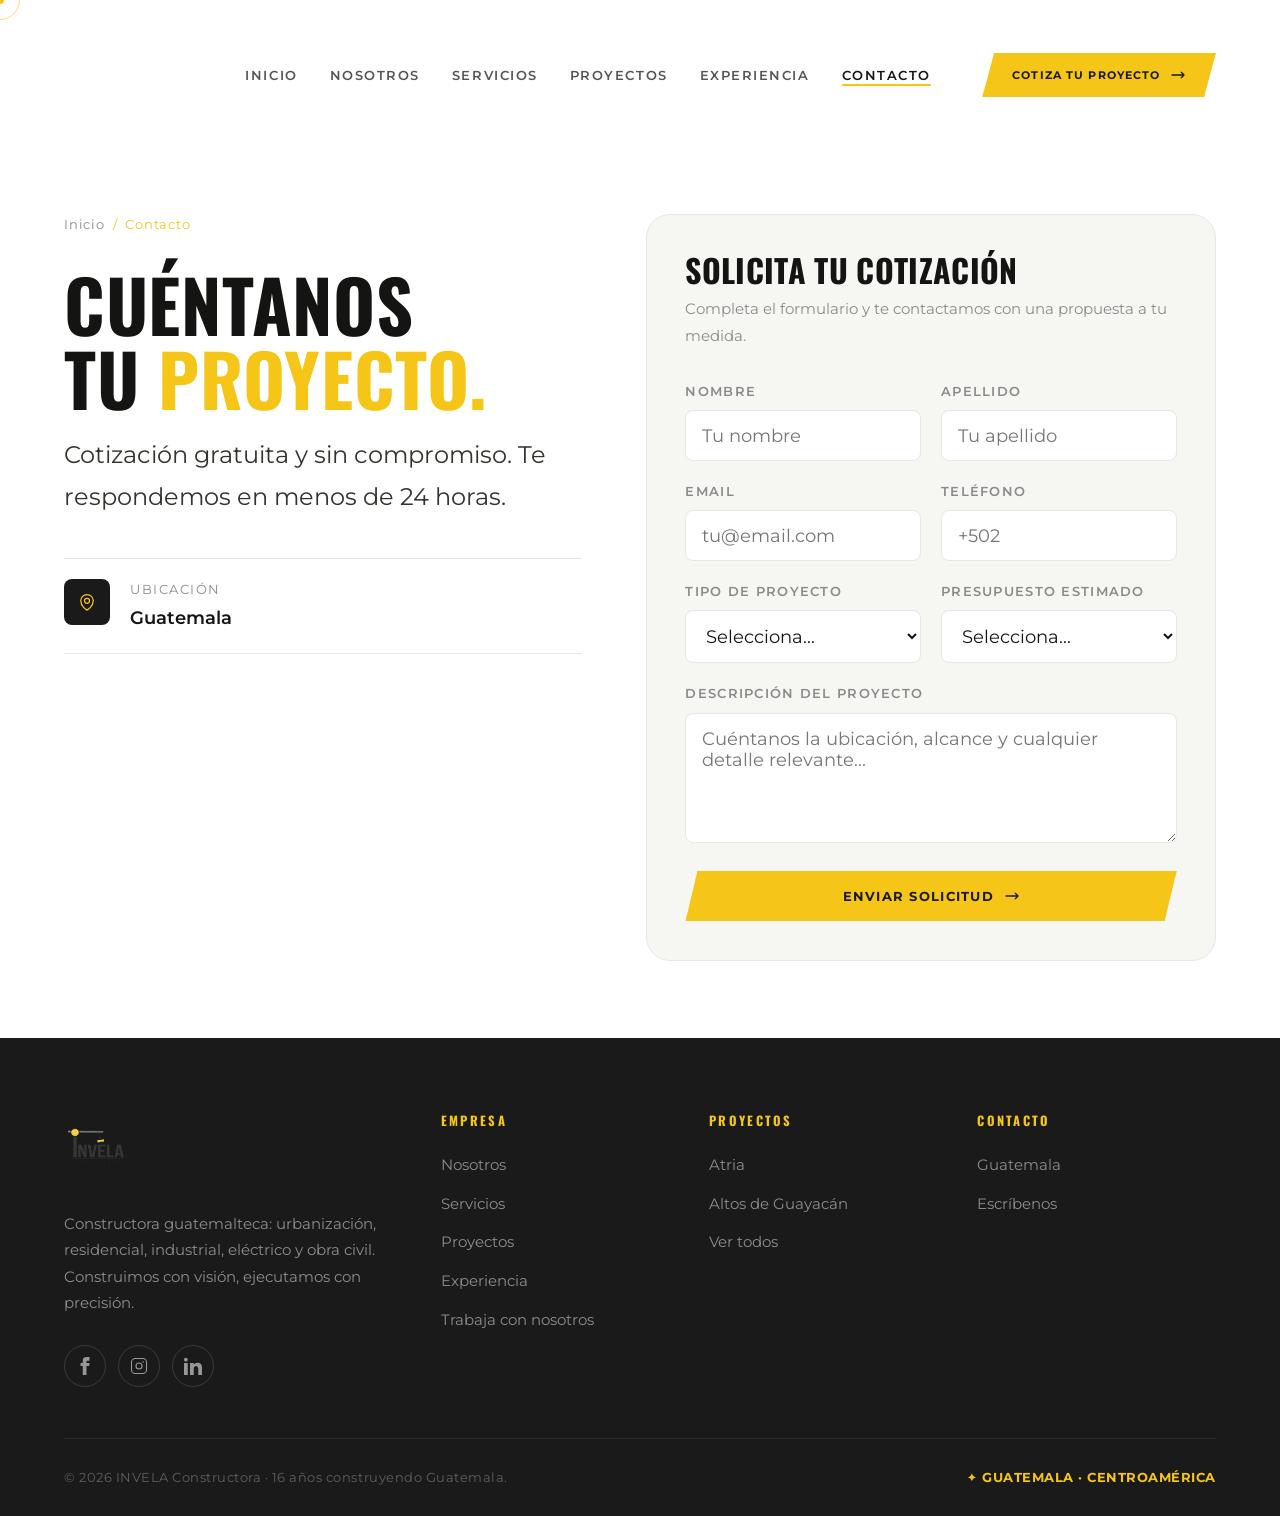
<file: contacto.html>
<!DOCTYPE html>
<html lang="es">
<head>
  <meta charset="UTF-8" />
  <meta name="viewport" content="width=device-width, initial-scale=1.0" />
  <title>Contacto — INVELA Constructora</title>
  <meta name="description" content="Contacta a INVELA Constructora para cotizar tu proyecto de construcción en Guatemala." />
  <link rel="preconnect" href="https://fonts.googleapis.com" />
  <link rel="preconnect" href="https://fonts.gstatic.com" crossorigin />
  <link href="https://fonts.googleapis.com/css2?family=Bebas+Neue&family=Oswald:wght@400;500;600;700&family=Montserrat:wght@400;500;600;700;800&display=swap" rel="stylesheet" />
  <link rel="stylesheet" href="css/variables.css" />
  <link rel="stylesheet" href="css/base.css" />
  <link rel="stylesheet" href="css/components/navbar.css" />
  <link rel="stylesheet" href="css/components/sections.css" />
  <link rel="stylesheet" href="css/components/pages.css" />
  <link rel="stylesheet" href="css/components/cuts.css" />
  <link rel="stylesheet" href="css/components/footer.css" />
  <link rel="icon" href="data:image/svg+xml,<svg xmlns='http://www.w3.org/2000/svg' viewBox='0 0 32 32'><rect width='32' height='32' fill='%231A1A1A'/><text y='24' x='4' font-size='22' fill='%23F5C518' font-family='serif' font-weight='bold'>I</text></svg>" />
  <style>
    .contact-wrap {
      max-width: var(--container);
      margin: 0 auto;
      padding: calc(var(--nav-h) + clamp(2.5rem,5vw,4rem)) var(--gutter) clamp(3rem,6vw,5rem);
      display: grid;
      grid-template-columns: 1fr 1.1fr;
      gap: clamp(2.5rem, 5vw, 5rem);
      align-items: start;
    }
    .contact-intro .breadcrumb {
      display: flex; align-items: center; gap: 0.5rem;
      font-size: var(--fs-xs); color: var(--c-gray-mid);
      margin-bottom: 2rem; letter-spacing: 0.06em;
    }
    .contact-intro .breadcrumb a { color: var(--c-gray-mid); }
    .contact-intro .breadcrumb a:hover { color: var(--c-accent); }
    .contact-intro .breadcrumb span { color: var(--c-accent); }
    .contact-intro h1 {
      font-size: clamp(2.5rem, 6vw, 4.5rem);
      line-height: 1.02; color: var(--c-ink);
      margin-bottom: 1.25rem;
    }
    .contact-intro h1 em { font-style: normal; color: var(--c-accent); }
    .contact-intro .lead {
      font-size: var(--fs-md); color: var(--c-text);
      max-width: 40ch; margin-bottom: 2.5rem;
    }
    .contact-detail {
      display: flex; gap: 1.25rem; align-items: flex-start;
      padding: 1.25rem 0; border-top: 1px solid var(--c-gray-faint);
    }
    .contact-detail:last-of-type { border-bottom: 1px solid var(--c-gray-faint); }
    .contact-detail-icon {
      width: 46px; height: 46px; flex-shrink: 0;
      background: var(--c-dark); border-radius: var(--r-md);
      display: flex; align-items: center; justify-content: center;
    }
    .contact-detail-icon svg { width: 20px; height: 20px; color: var(--c-accent); }
    .contact-detail-text span {
      display: block; font-size: var(--fs-xs); color: var(--c-gray-mid);
      text-transform: uppercase; letter-spacing: 0.12em; margin-bottom: 0.2rem;
    }
    .contact-detail-text a, .contact-detail-text strong {
      color: var(--c-ink); font-size: var(--fs-base); font-weight: 600; text-decoration: none;
    }
    .contact-detail-text a:hover { color: var(--c-accent); }

    .contact-form-card {
      background: var(--c-surface);
      border: 1.5px solid var(--c-gray-faint);
      border-radius: var(--r-xl);
      padding: clamp(1.75rem, 3vw, 2.75rem);
    }
    .contact-form-card h2 { font-size: var(--fs-lg); color: var(--c-ink); margin-bottom: 0.5rem; }
    .contact-form-card > p { color: var(--c-gray-mid); font-size: var(--fs-sm); margin-bottom: 2rem; }
    .contact-form label {
      display: block; font-size: var(--fs-xs); font-weight: 600;
      letter-spacing: 0.1em; text-transform: uppercase; color: var(--c-gray-mid); margin-bottom: 0.5rem;
    }
    .contact-form input, .contact-form textarea, .contact-form select {
      width: 100%; background: var(--c-white);
      border: 1.5px solid var(--c-gray-faint); border-radius: var(--r-md);
      padding: 0.875rem 1rem; font-family: var(--font-body); font-size: var(--fs-base);
      color: var(--c-ink); transition: border-color var(--t-fast);
    }
    .contact-form input:focus, .contact-form textarea:focus, .contact-form select:focus {
      outline: none; border-color: var(--c-accent);
    }
    .contact-form textarea { resize: vertical; min-height: 130px; }
    .form-row { display: grid; grid-template-columns: 1fr 1fr; gap: 1.25rem; }
    .form-group { margin-bottom: 1.25rem; }

    .contact-map {
      max-width: var(--container); margin: 0 auto clamp(4rem,7vw,6rem);
      padding: 0 var(--gutter);
    }
    .contact-map-inner { border-radius: var(--r-xl); overflow: hidden; height: clamp(280px, 40vw, 420px); }

    @media (max-width: 900px) {
      .contact-wrap { grid-template-columns: 1fr; }
      .form-row { grid-template-columns: 1fr; }
    }
  </style>
</head>
<body data-page="contacto">
  <div id="site-nav"></div>
  <main>
    <div class="contact-wrap">
      <div class="contact-intro" data-reveal>
        <nav class="breadcrumb"><a href="index.html">Inicio</a><span>/</span><span>Contacto</span></nav>
        <h1>Cuéntanos<br/>tu <em>proyecto.</em></h1>
        <p class="lead">Cotización gratuita y sin compromiso. Te respondemos en menos de 24 horas.</p>
        <div class="contact-detail">
          <div class="contact-detail-icon"><svg xmlns="http://www.w3.org/2000/svg" fill="none" viewBox="0 0 24 24" stroke="currentColor" stroke-width="1.5"><path stroke-linecap="round" stroke-linejoin="round" d="M15 10.5a3 3 0 11-6 0 3 3 0 016 0z"/><path stroke-linecap="round" stroke-linejoin="round" d="M19.5 10.5c0 7.142-7.5 11.25-7.5 11.25S4.5 17.642 4.5 10.5a7.5 7.5 0 1115 0z"/></svg></div>
          <div class="contact-detail-text"><span>Ubicación</span><strong>Guatemala</strong></div>
        </div>
      </div>

      <div class="contact-form-card" data-reveal data-delay="2">
        <h2>Solicita tu cotización</h2>
        <p>Completa el formulario y te contactamos con una propuesta a tu medida.</p>
        <form class="contact-form" onsubmit="return false;">
          <div class="form-row">
            <div class="form-group"><label>Nombre</label><input type="text" placeholder="Tu nombre" /></div>
            <div class="form-group"><label>Apellido</label><input type="text" placeholder="Tu apellido" /></div>
          </div>
          <div class="form-row">
            <div class="form-group"><label>Email</label><input type="email" placeholder="tu@email.com" /></div>
            <div class="form-group"><label>Teléfono</label><input type="tel" placeholder="+502" /></div>
          </div>
          <div class="form-row">
            <div class="form-group"><label>Tipo de proyecto</label><select><option value="">Selecciona...</option><option>Residencial</option><option>Industrial</option><option>Eléctrico</option><option>Obra civil</option><option>Corporativo</option><option>Urbanización</option></select></div>
            <div class="form-group"><label>Presupuesto estimado</label><select><option value="">Selecciona...</option><option>Menos de Q500K</option><option>Q500K – Q2M</option><option>Q2M – Q10M</option><option>Más de Q10M</option></select></div>
          </div>
          <div class="form-group"><label>Descripción del proyecto</label><textarea placeholder="Cuéntanos la ubicación, alcance y cualquier detalle relevante..."></textarea></div>
          <button type="submit" class="btn btn--primary" style="width:100%;justify-content:center;">Enviar solicitud <svg xmlns="http://www.w3.org/2000/svg" fill="none" viewBox="0 0 24 24" stroke="currentColor" stroke-width="2"><path stroke-linecap="round" stroke-linejoin="round" d="M17 8l4 4m0 0l-4 4m4-4H3"/></svg></button>
        </form>
      </div>
    </div>

  </main>
  <div id="site-footer"></div>
  <script src="js/invela.js"></script>
</body>
</html>
</file>
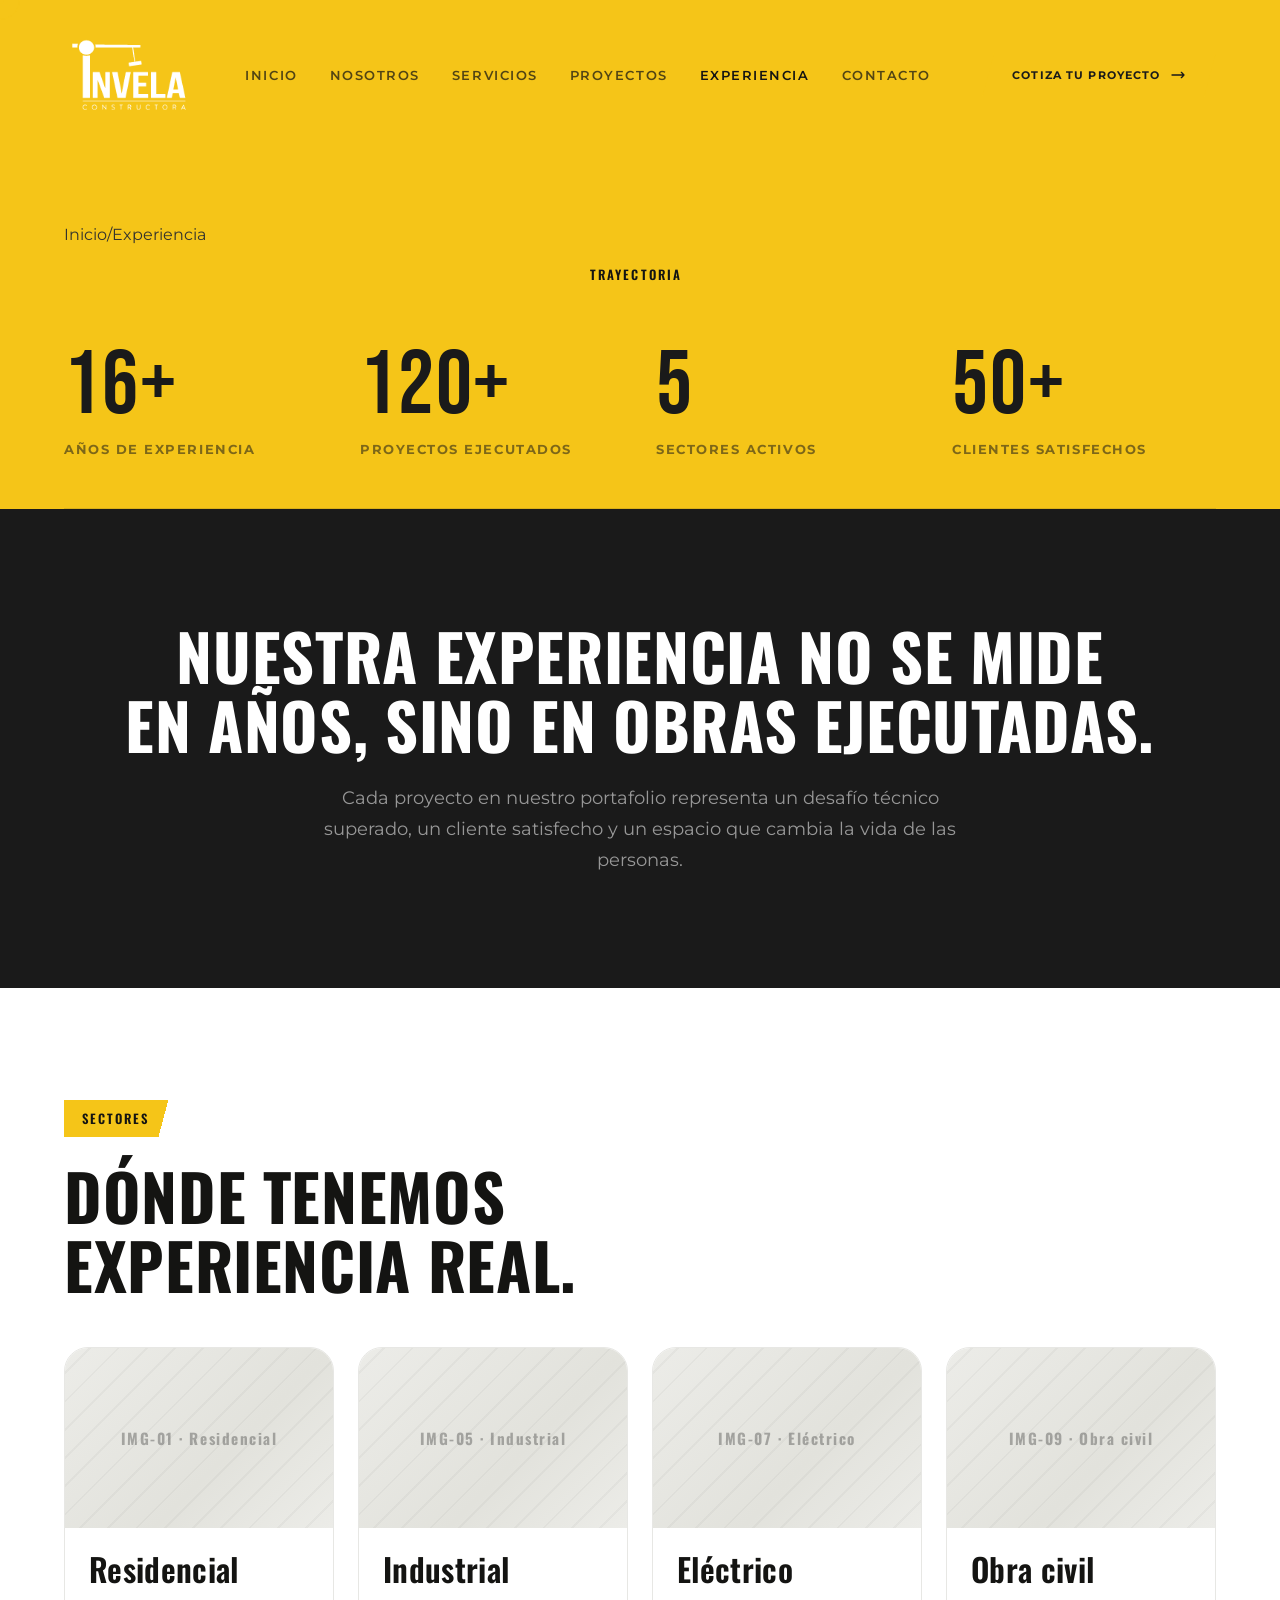
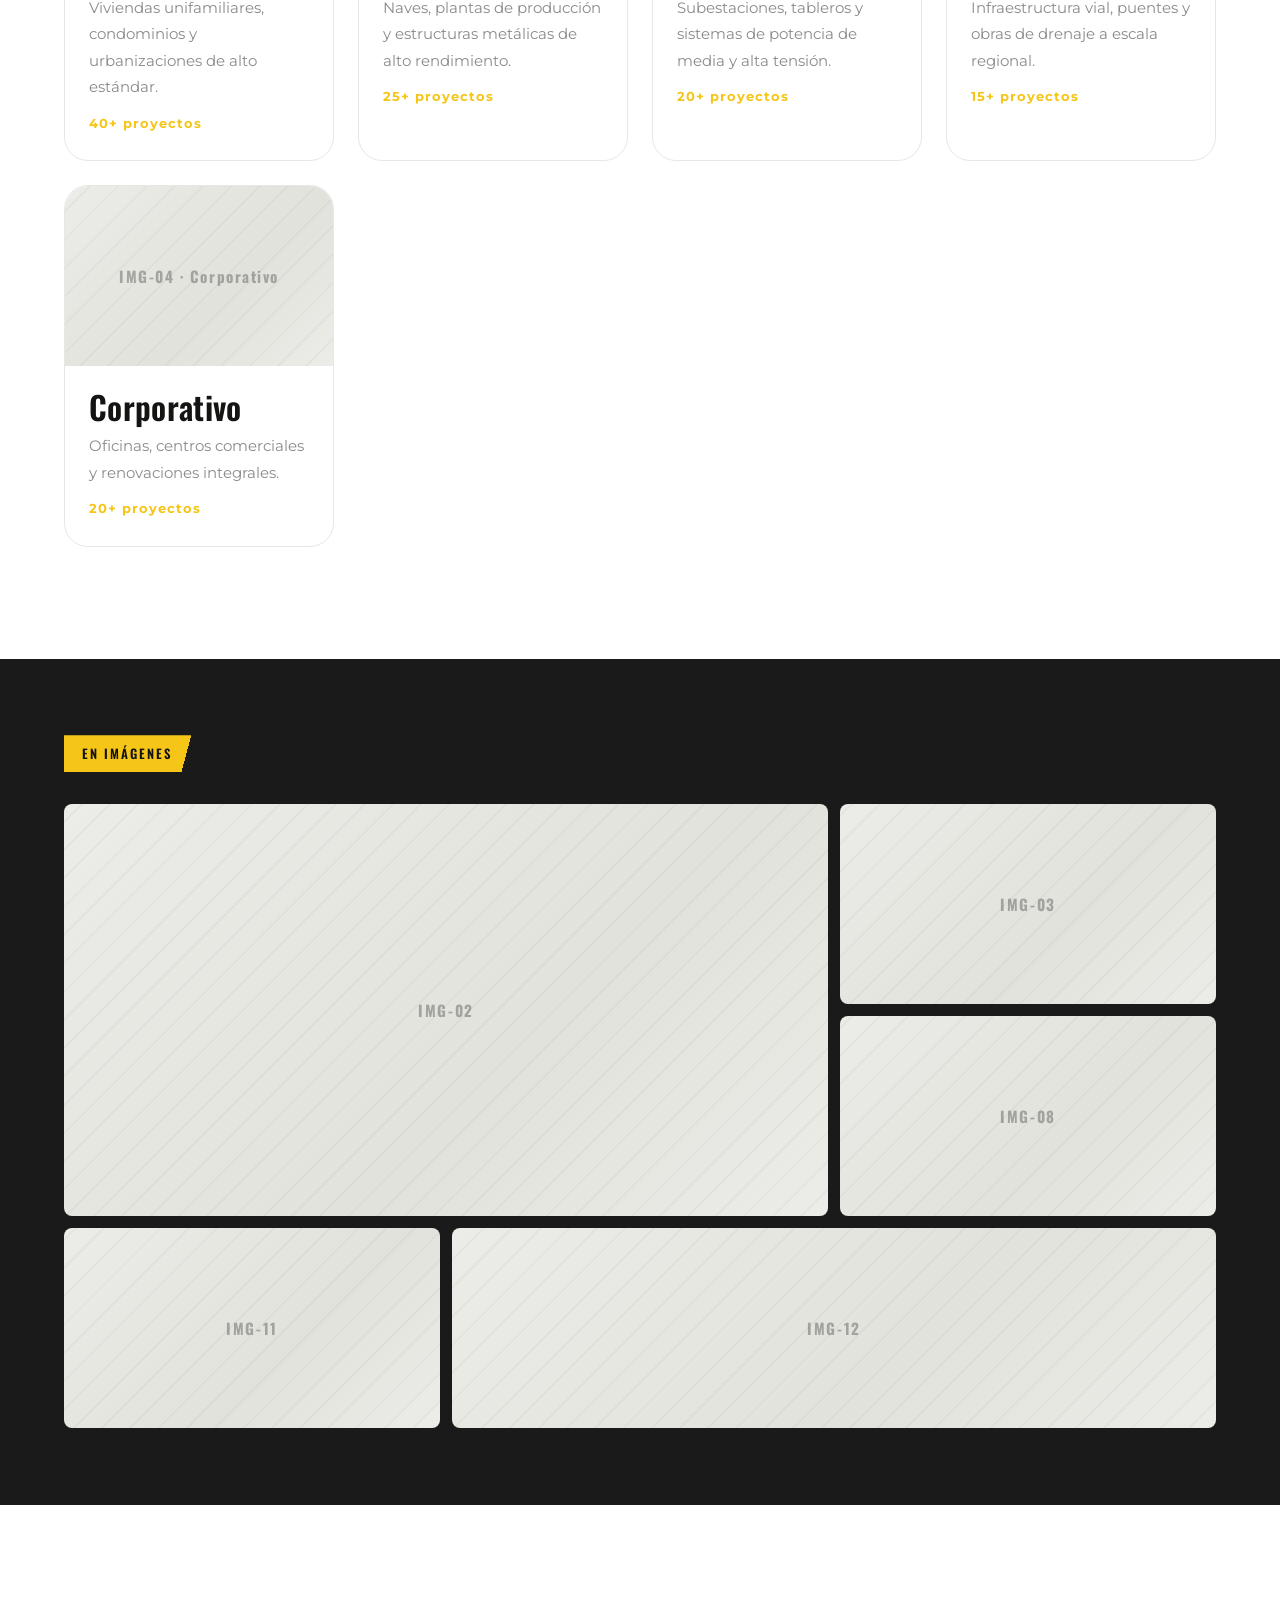
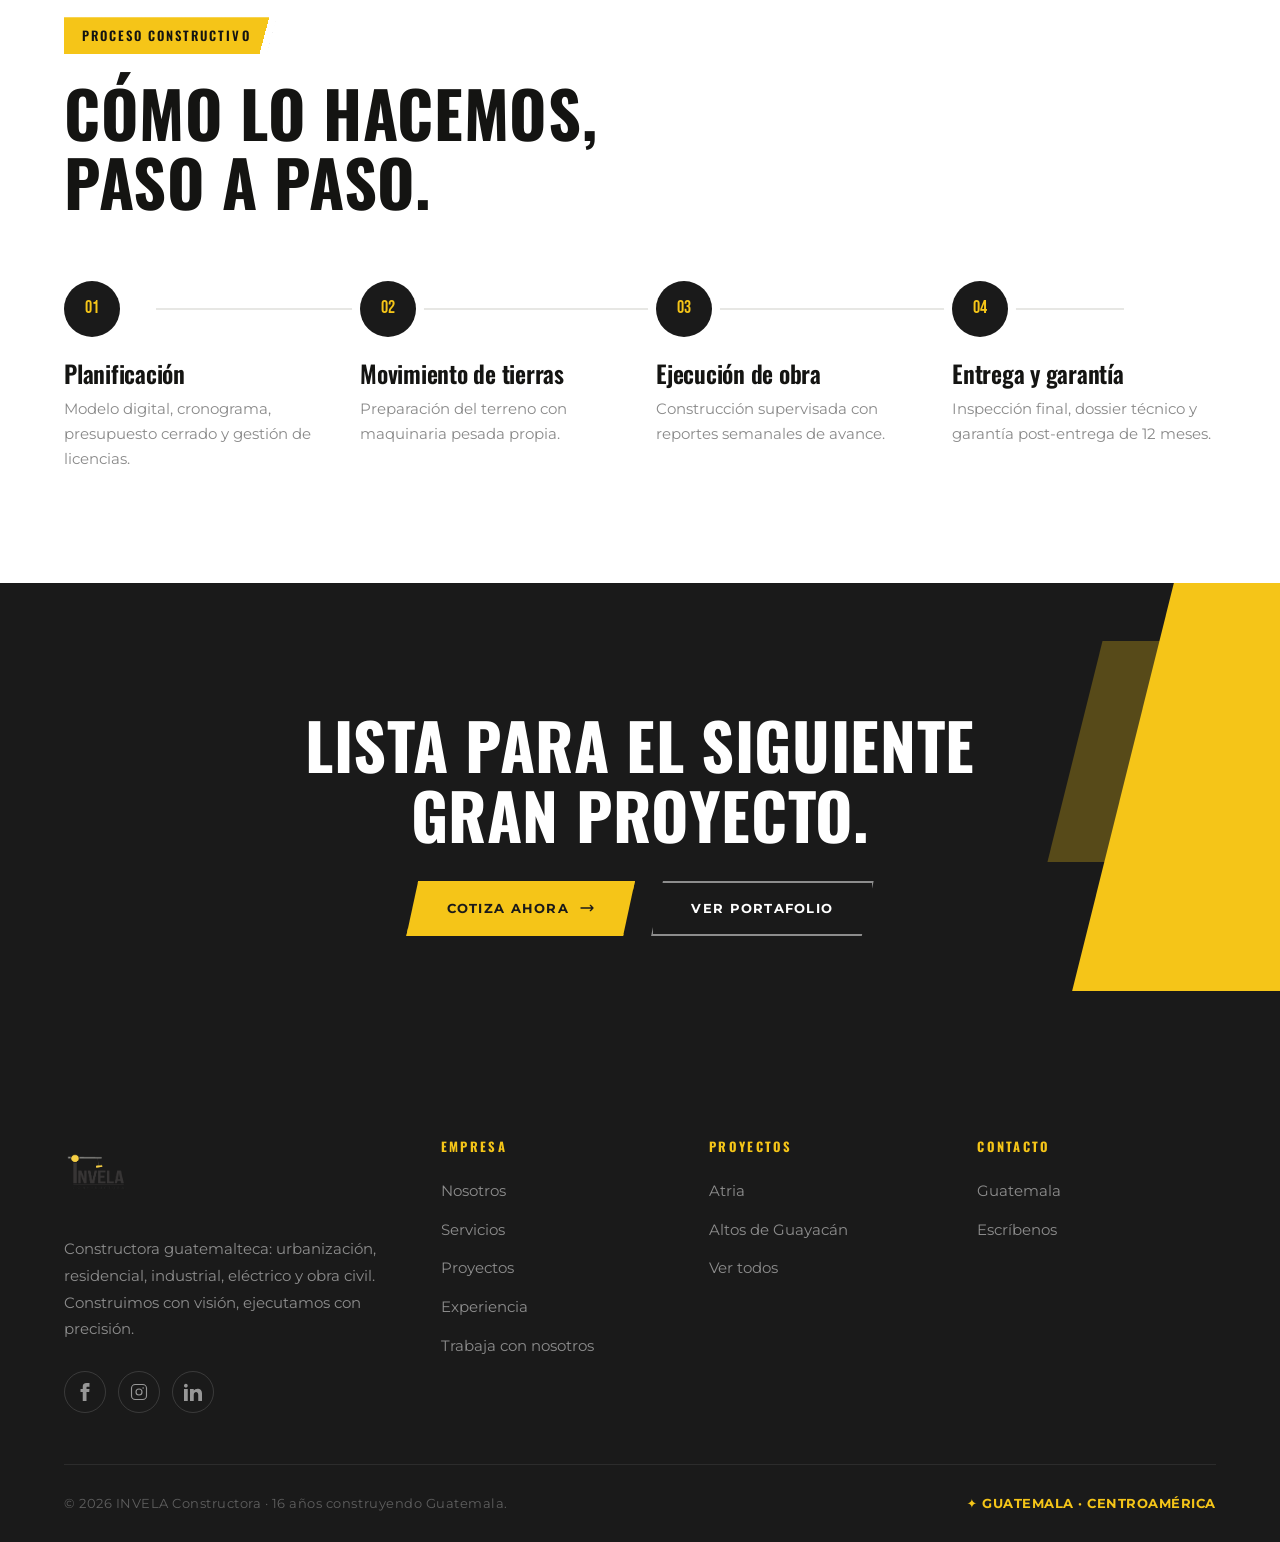
<file: experiencia.html>
<!DOCTYPE html>
<html lang="es">
<head>
  <meta charset="UTF-8" />
  <meta name="viewport" content="width=device-width, initial-scale=1.0" />
  <title>Experiencia — INVELA Constructora</title>
  <meta name="description" content="14+ años de experiencia en construcción. Sectores, capacidades y proceso constructivo con metodología BIM." />
  <link rel="preconnect" href="https://fonts.googleapis.com" />
  <link rel="preconnect" href="https://fonts.gstatic.com" crossorigin />
  <link href="https://fonts.googleapis.com/css2?family=Bebas+Neue&family=Oswald:wght@400;500;600;700&family=Montserrat:wght@400;500;600;700;800&display=swap" rel="stylesheet" />
  <link rel="stylesheet" href="css/variables.css" />
  <link rel="stylesheet" href="css/base.css" />
  <link rel="stylesheet" href="css/components/navbar.css" />
  <link rel="stylesheet" href="css/components/hero.css" />
  <link rel="stylesheet" href="css/components/sections.css" />
  <link rel="stylesheet" href="css/components/timeline.css" />
  <link rel="stylesheet" href="css/components/pages.css" />
  <link rel="stylesheet" href="css/components/cuts.css" />
  <link rel="stylesheet" href="css/components/footer.css" />
  <link rel="icon" href="data:image/svg+xml,<svg xmlns='http://www.w3.org/2000/svg' viewBox='0 0 32 32'><rect width='32' height='32' fill='%231A1A1A'/><text y='24' x='4' font-size='22' fill='%23F5C518' font-family='serif' font-weight='bold'>I</text></svg>" />
</head>
<body data-page="experiencia">
  <div id="site-nav"></div>
  <main>

    <!-- STATS PRIMERO — flujo data-first -->
    <section class="exp-stats-hero">
      <div class="exp-stats-tag">
        <nav class="breadcrumb" style="justify-content:center;"><a href="index.html">Inicio</a><span>/</span><span>Experiencia</span></nav>
        <span class="section-tag section-tag--light" style="display:block;text-align:center;margin-top:0.5rem;">Trayectoria</span>
      </div>
      <div class="exp-stats-inner">
        <div class="exp-stat" data-reveal><div class="exp-num"><span data-count="16" data-suffix="+">0+</span></div><div class="exp-label">Años de experiencia</div></div>
        <div class="exp-stat" data-reveal data-delay="1"><div class="exp-num"><span data-count="120" data-suffix="+">0+</span></div><div class="exp-label">Proyectos ejecutados</div></div>
        <div class="exp-stat" data-reveal data-delay="2"><div class="exp-num"><span data-count="5">0</span></div><div class="exp-label">Sectores activos</div></div>
        <div class="exp-stat" data-reveal data-delay="3"><div class="exp-num"><span data-count="50" data-suffix="+">0+</span></div><div class="exp-label">Clientes satisfechos</div></div>
      </div>
    </section>

    <section class="section-pad bg-dark">
      <div class="container" style="text-align:center;">
        <h2 data-reveal style="color:var(--c-white);font-size:clamp(2rem,5vw,4rem);">Nuestra experiencia no se mide<br/>en años, sino en obras ejecutadas.</h2>
        <p data-reveal data-delay="2" style="color:rgba(255,255,255,0.55);max-width:640px;margin:1.5rem auto 0;">Cada proyecto en nuestro portafolio representa un desafío técnico superado, un cliente satisfecho y un espacio que cambia la vida de las personas.</p>
      </div>
    </section>

    <!-- SECTORES -->
    <section class="section-pad bg-white" aria-labelledby="sectores-h">
      <div class="container">
        <span class="section-tag">Sectores</span>
        <h2 id="sectores-h" data-reveal style="margin-bottom:3rem;">Dónde tenemos<br/>experiencia real.</h2>
        <div class="sectors-exp-grid">
          <div class="sector-exp-card" data-reveal>
            <div class="sector-exp-img"><div class="img-ph" style="width:100%;height:100%;"><span class="ph-label">IMG-01 · Residencial</span></div></div>
            <div class="sector-exp-body"><h4>Residencial</h4><p>Viviendas unifamiliares, condominios y urbanizaciones de alto estándar.</p><span class="sector-exp-count">40+ proyectos</span></div>
          </div>
          <div class="sector-exp-card" data-reveal data-delay="1">
            <div class="sector-exp-img"><div class="img-ph" style="width:100%;height:100%;"><span class="ph-label">IMG-05 · Industrial</span></div></div>
            <div class="sector-exp-body"><h4>Industrial</h4><p>Naves, plantas de producción y estructuras metálicas de alto rendimiento.</p><span class="sector-exp-count">25+ proyectos</span></div>
          </div>
          <div class="sector-exp-card" data-reveal data-delay="2">
            <div class="sector-exp-img"><div class="img-ph" style="width:100%;height:100%;"><span class="ph-label">IMG-07 · Eléctrico</span></div></div>
            <div class="sector-exp-body"><h4>Eléctrico</h4><p>Subestaciones, tableros y sistemas de potencia de media y alta tensión.</p><span class="sector-exp-count">20+ proyectos</span></div>
          </div>
          <div class="sector-exp-card" data-reveal data-delay="3">
            <div class="sector-exp-img"><div class="img-ph" style="width:100%;height:100%;"><span class="ph-label">IMG-09 · Obra civil</span></div></div>
            <div class="sector-exp-body"><h4>Obra civil</h4><p>Infraestructura vial, puentes y obras de drenaje a escala regional.</p><span class="sector-exp-count">15+ proyectos</span></div>
          </div>
          <div class="sector-exp-card" data-reveal data-delay="4">
            <div class="sector-exp-img"><div class="img-ph" style="width:100%;height:100%;"><span class="ph-label">IMG-04 · Corporativo</span></div></div>
            <div class="sector-exp-body"><h4>Corporativo</h4><p>Oficinas, centros comerciales y renovaciones integrales.</p><span class="sector-exp-count">20+ proyectos</span></div>
          </div>
        </div>
      </div>
    </section>

    <!-- GALERÍA -->
    <section style="background:var(--c-dark);padding:clamp(3rem,6vw,5rem) 0;">
      <div class="container">
        <span class="section-tag section-tag--light" style="margin-bottom:2rem;">En imágenes</span>
        <div class="photo-gallery">
          <div class="ph-item ph-item--large" data-reveal><div class="img-ph" style="width:100%;height:100%;"><span class="ph-label">IMG-02</span></div></div>
          <div class="ph-item" data-reveal data-delay="1"><div class="img-ph" style="width:100%;height:100%;"><span class="ph-label">IMG-03</span></div></div>
          <div class="ph-item" data-reveal data-delay="2"><div class="img-ph" style="width:100%;height:100%;"><span class="ph-label">IMG-08</span></div></div>
          <div class="ph-item" data-reveal data-delay="3"><div class="img-ph" style="width:100%;height:100%;"><span class="ph-label">IMG-11</span></div></div>
          <div class="ph-item ph-item--wide" data-reveal data-delay="4"><div class="img-ph" style="width:100%;height:100%;"><span class="ph-label">IMG-12</span></div></div>
        </div>
      </div>
    </section>

    <!-- TIMELINE -->
    <section class="section-pad bg-white" aria-labelledby="proceso-h">
      <div class="container">
        <span class="section-tag">Proceso constructivo</span>
        <h2 id="proceso-h" data-reveal style="margin-bottom:clamp(2.5rem,5vw,4rem);">Cómo lo hacemos,<br/>paso a paso.</h2>
        <div class="process">
          <div class="process-step" data-reveal><div class="ps-node">01</div><h4>Planificación</h4><p>Modelo digital, cronograma, presupuesto cerrado y gestión de licencias.</p></div>
          <div class="process-step" data-reveal data-delay="1"><div class="ps-node">02</div><h4>Movimiento de tierras</h4><p>Preparación del terreno con maquinaria pesada propia.</p></div>
          <div class="process-step" data-reveal data-delay="2"><div class="ps-node">03</div><h4>Ejecución de obra</h4><p>Construcción supervisada con reportes semanales de avance.</p></div>
          <div class="process-step" data-reveal data-delay="3"><div class="ps-node">04</div><h4>Entrega y garantía</h4><p>Inspección final, dossier técnico y garantía post-entrega de 12 meses.</p></div>
        </div>
      </div>
    </section>

    <section class="cta-final"><div class="container">
      <h2 data-reveal>Lista para el siguiente<br/>gran proyecto.</h2>
      <div class="cta-actions" data-reveal data-delay="2">
        <a href="contacto.html" class="btn btn--primary">Cotiza ahora <svg xmlns="http://www.w3.org/2000/svg" fill="none" viewBox="0 0 24 24" stroke="currentColor" stroke-width="2"><path stroke-linecap="round" stroke-linejoin="round" d="M17 8l4 4m0 0l-4 4m4-4H3"/></svg></a>
        <a href="proyectos.html" class="btn btn--outline-white">Ver portafolio</a>
      </div>
    </div></section>
  </main>
  <div id="site-footer"></div>
  <script src="js/invela.js"></script>
</body>
</html>
</file>
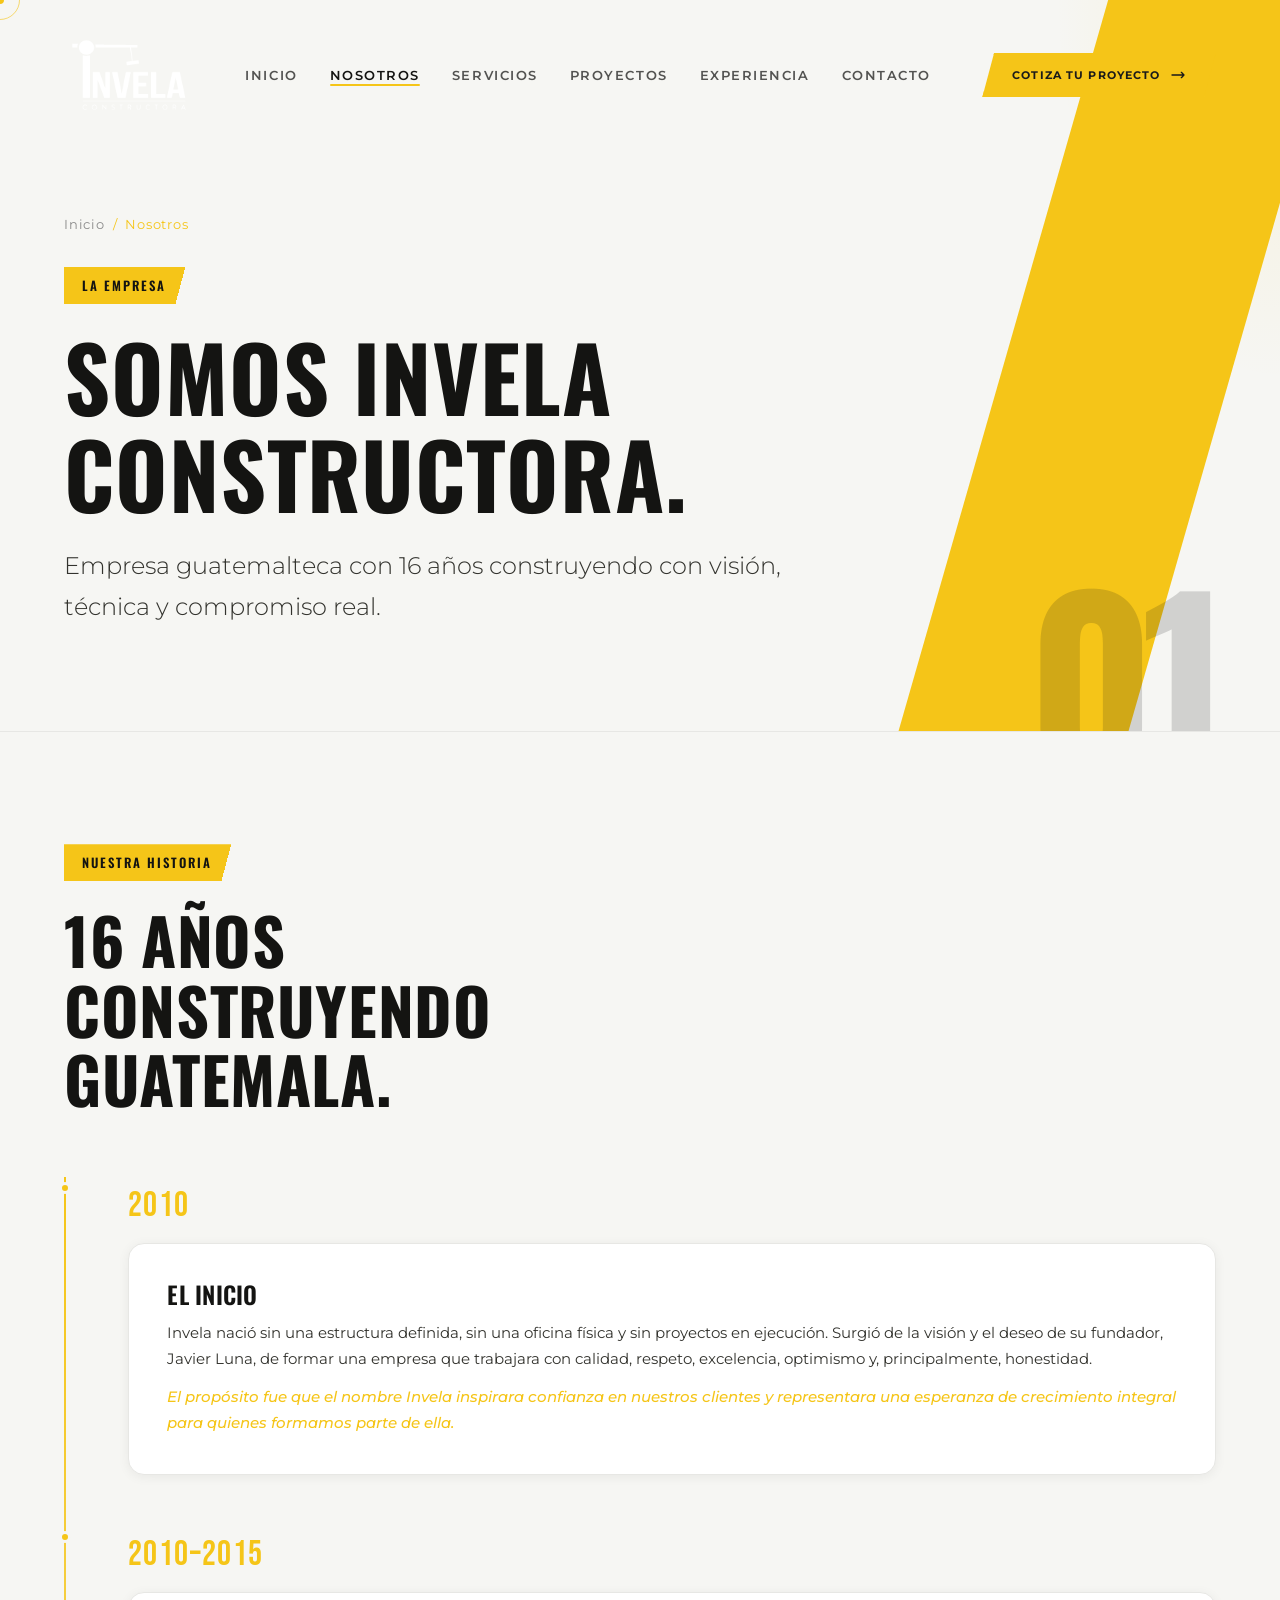
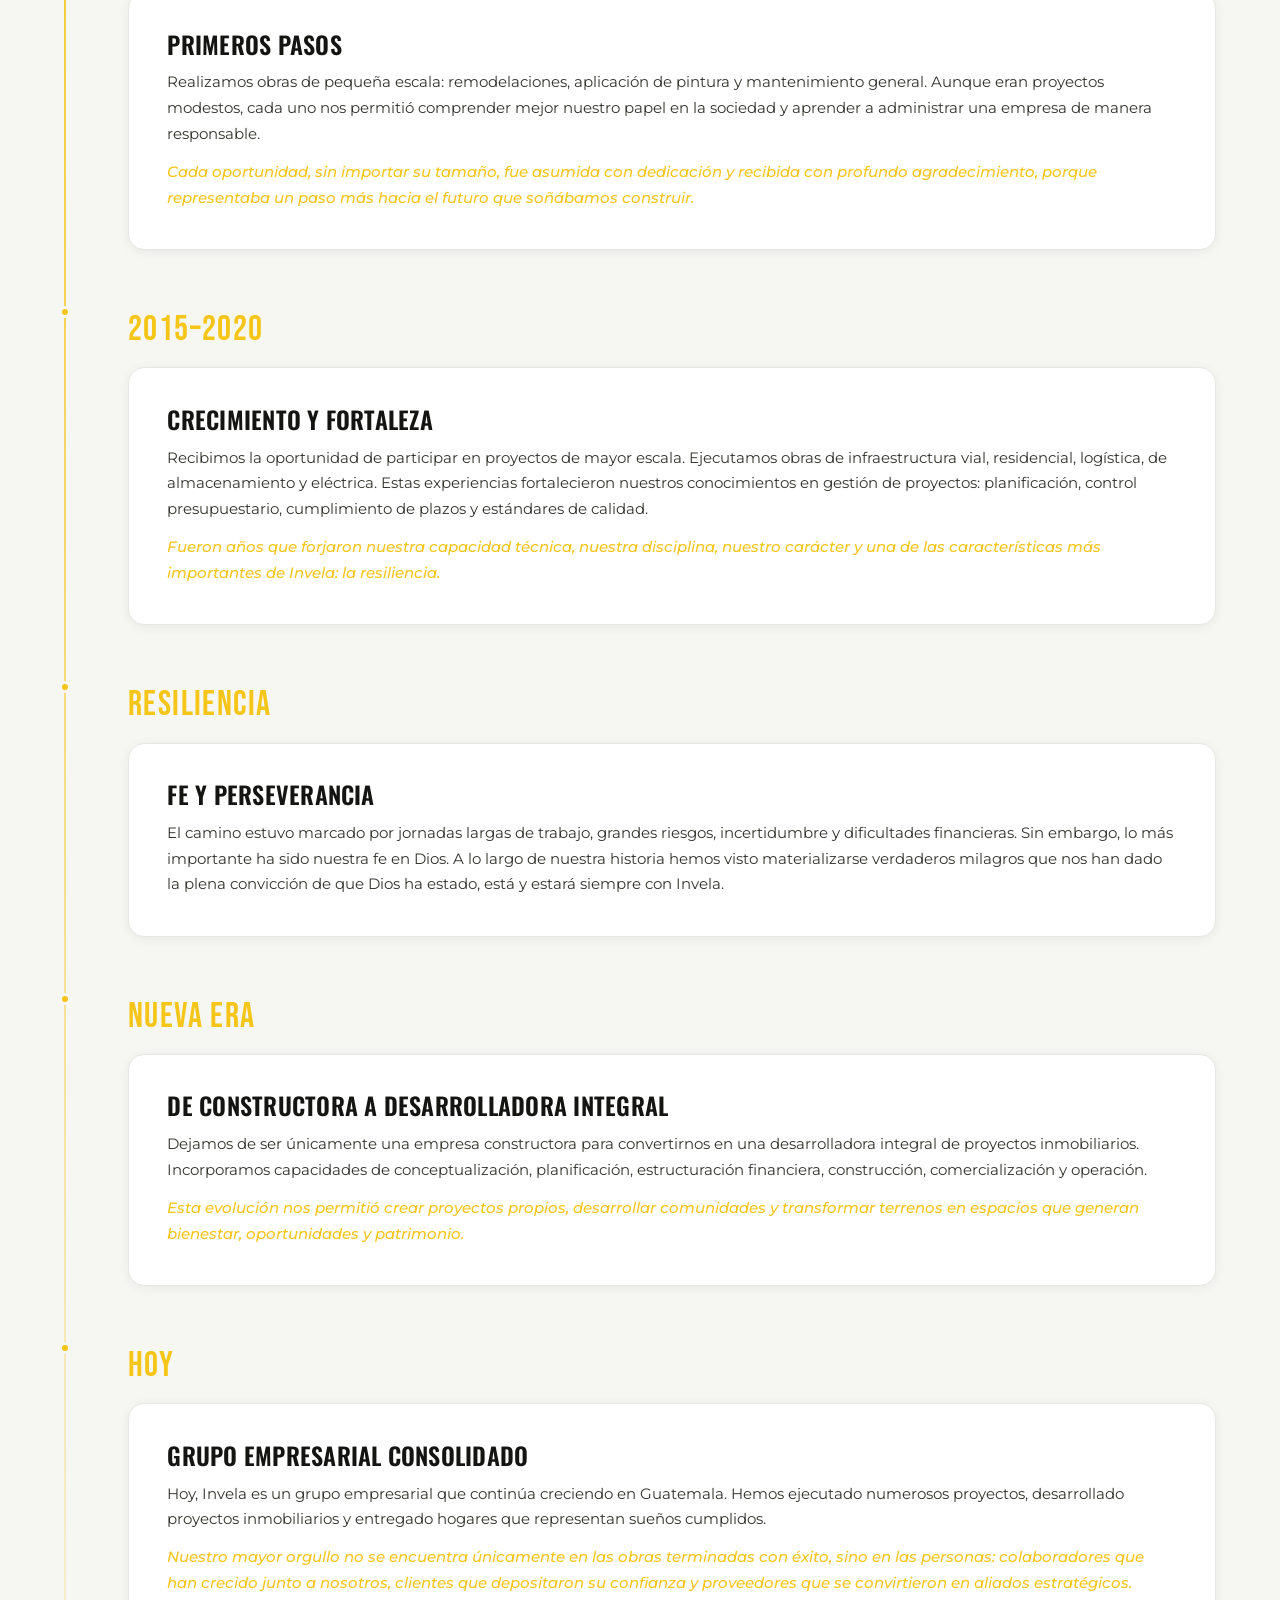
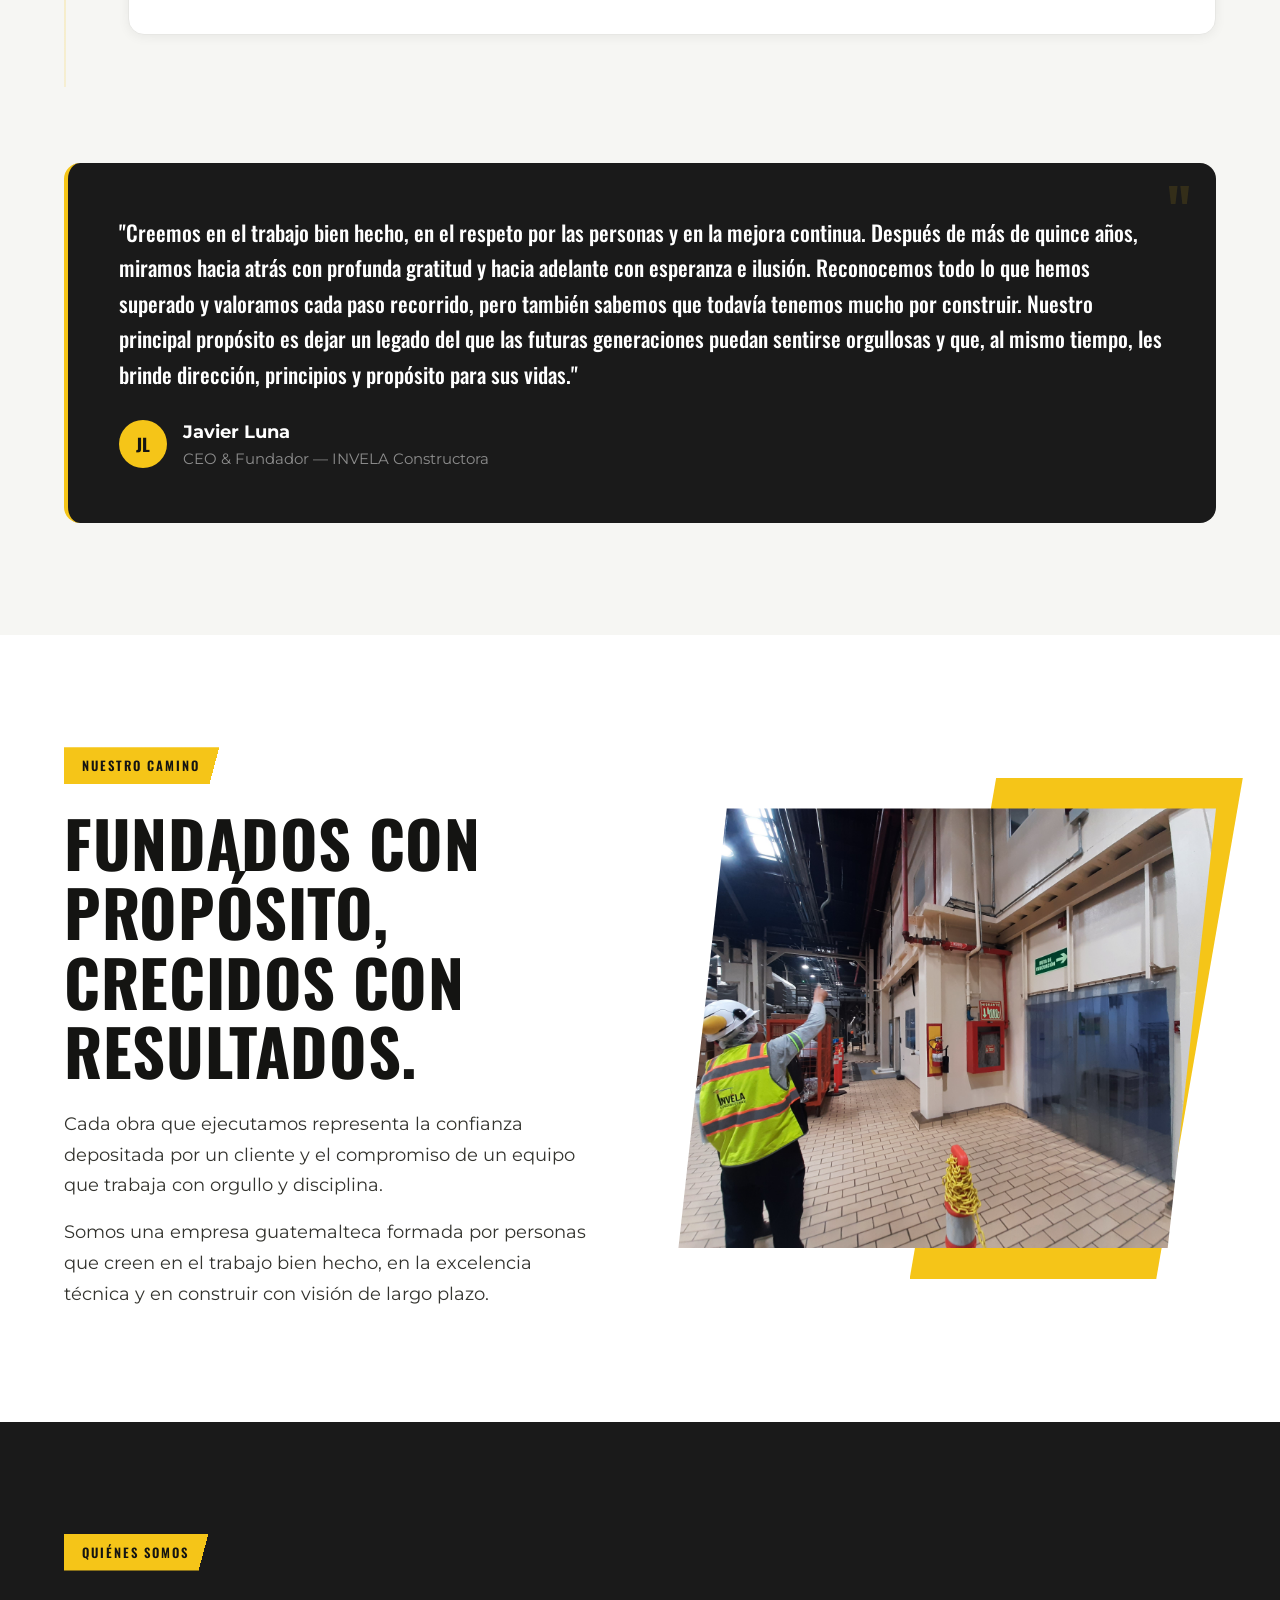
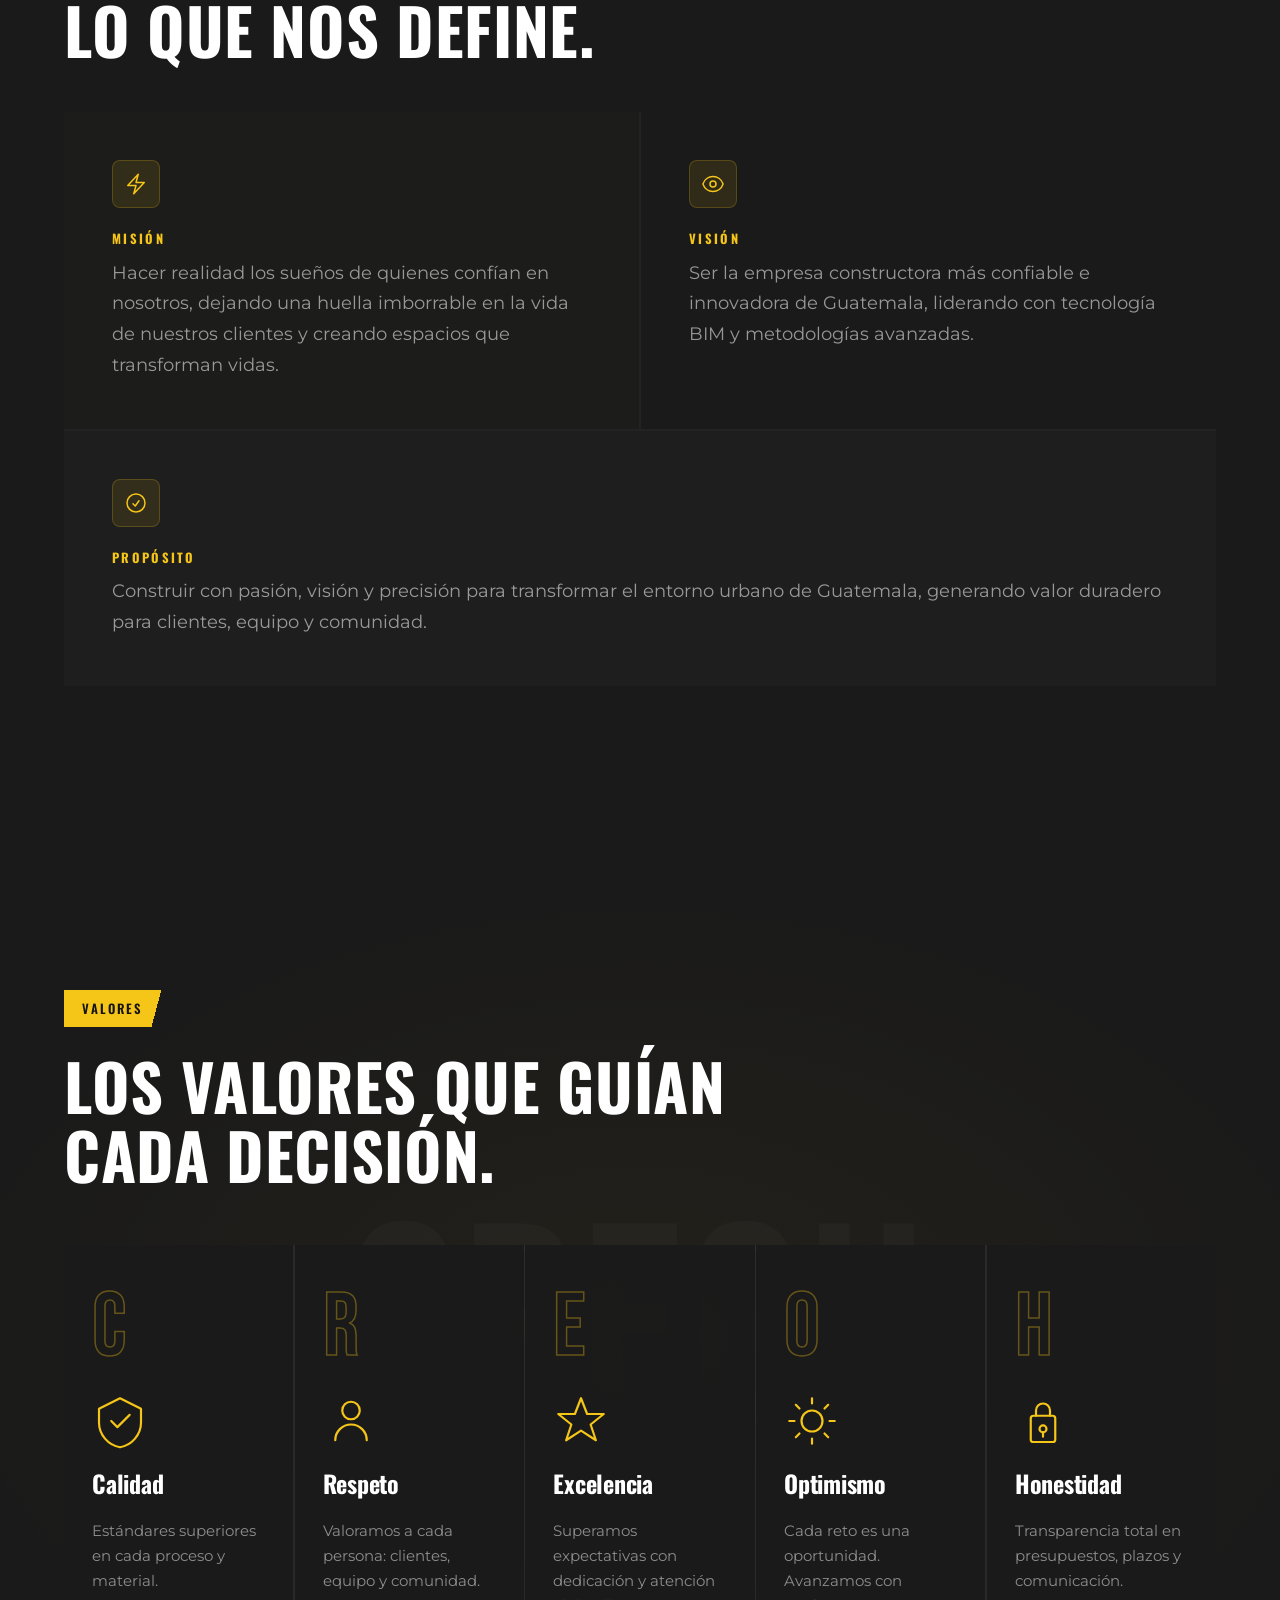
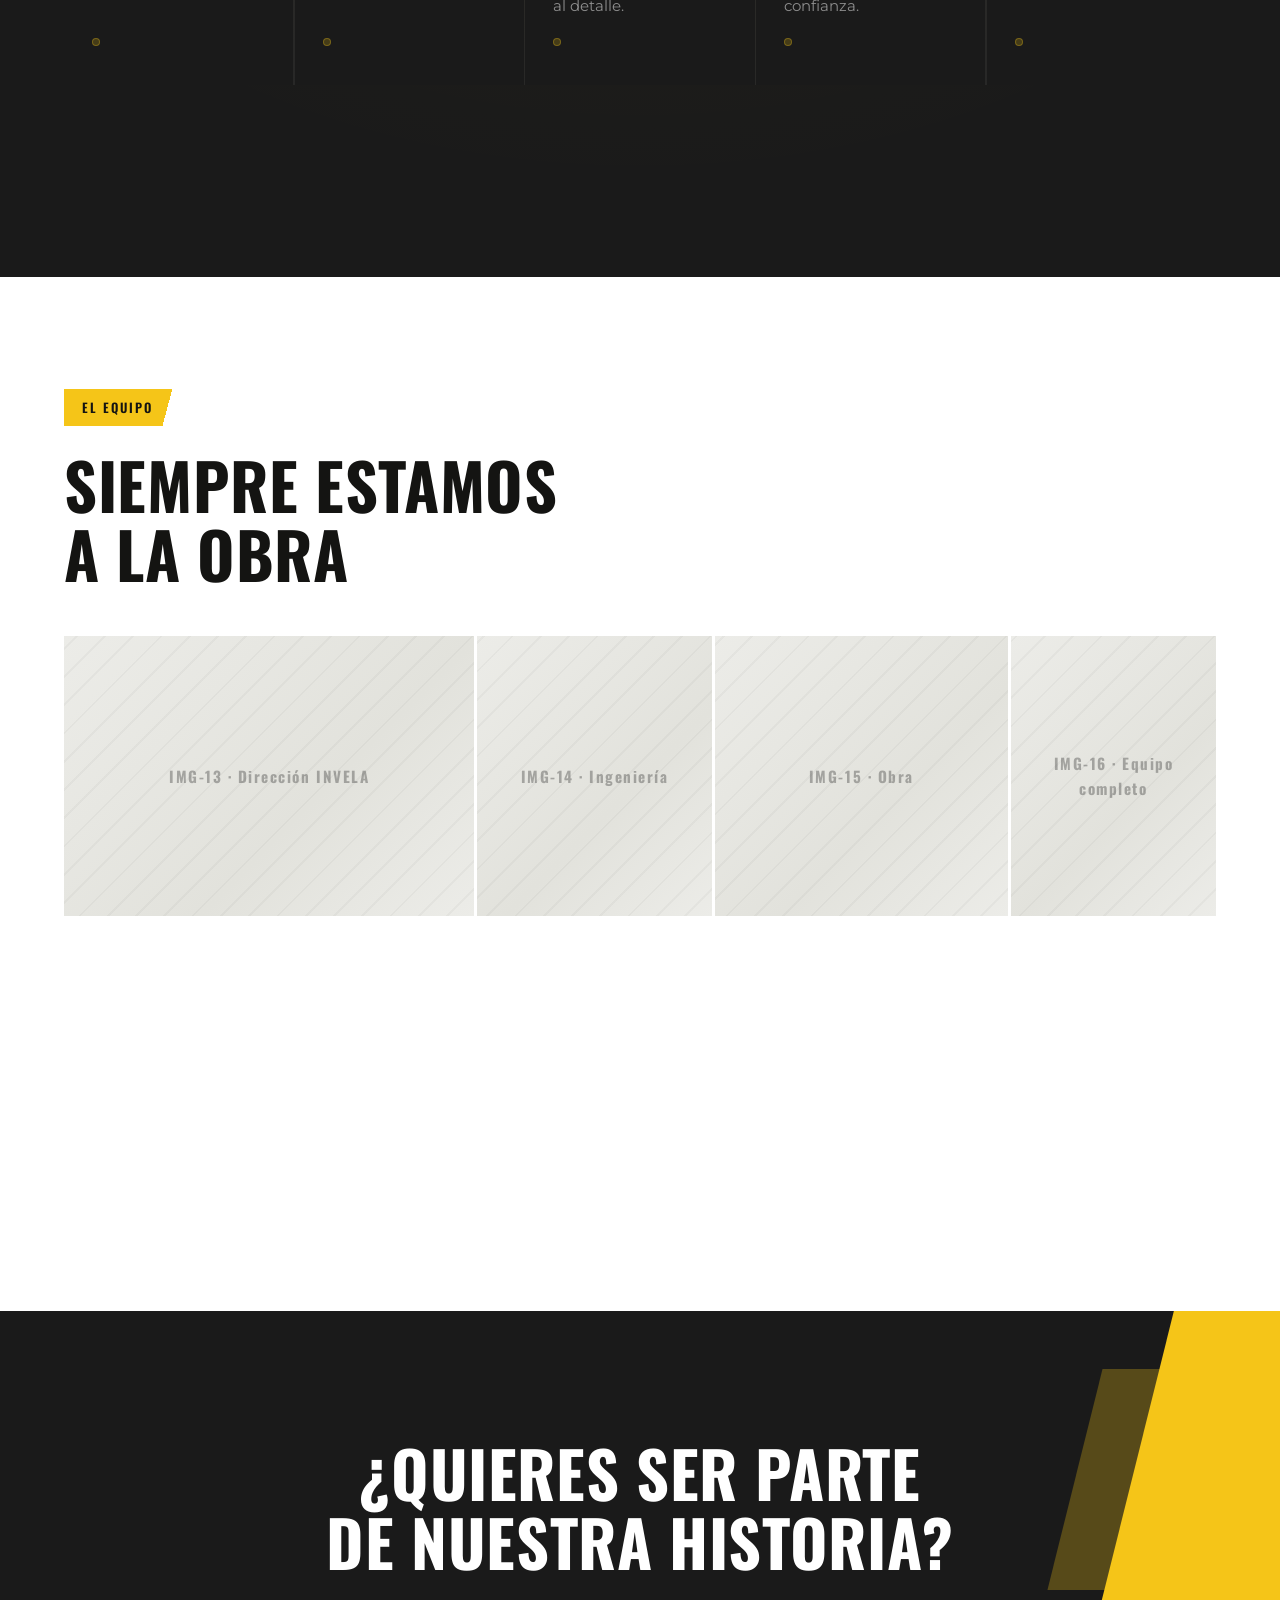
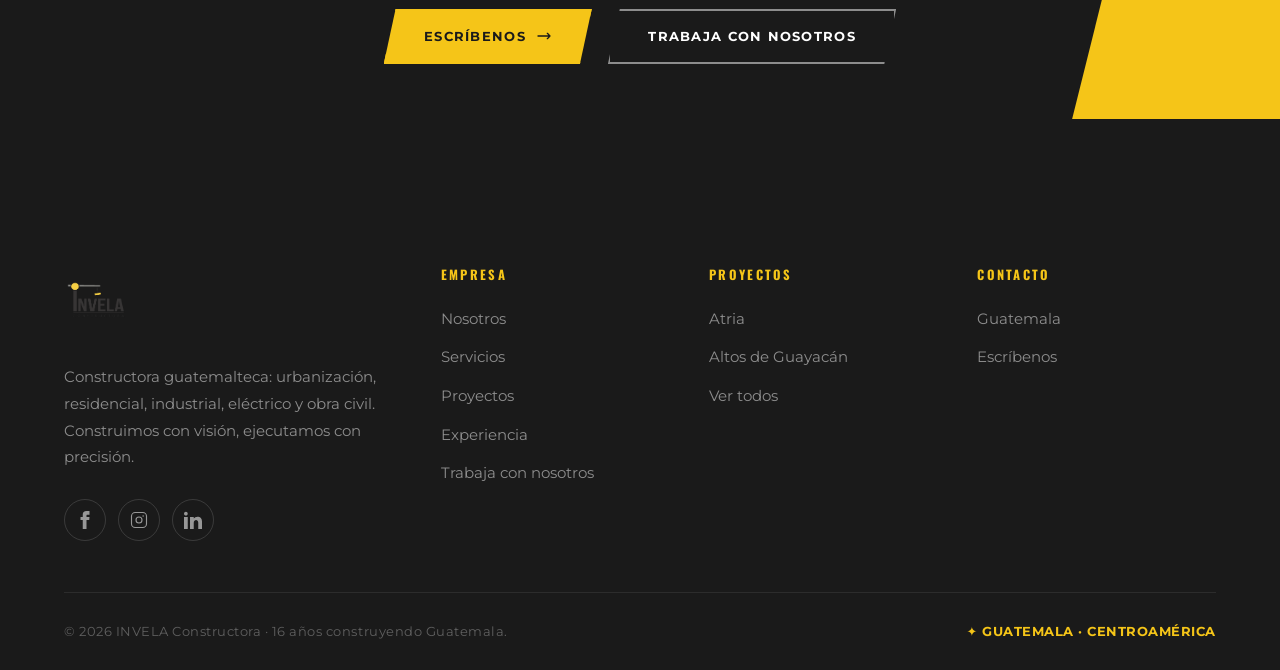
<file: nosotros.html>
<!DOCTYPE html>
<html lang="es">
<head>
  <meta charset="UTF-8" />
  <meta name="viewport" content="width=device-width, initial-scale=1.0" />
  <title>Nosotros — INVELA Constructora</title>
  <meta name="description" content="Historia, misión, visión, valores CREOH y equipo de INVELA Constructora." />
  <link rel="preconnect" href="https://fonts.googleapis.com" />
  <link rel="preconnect" href="https://fonts.gstatic.com" crossorigin />
  <link href="https://fonts.googleapis.com/css2?family=Bebas+Neue&family=Oswald:wght@400;500;600;700&family=Montserrat:wght@400;500;600;700;800&display=swap" rel="stylesheet" />
  <link rel="stylesheet" href="css/variables.css" />
  <link rel="stylesheet" href="css/base.css" />
  <link rel="stylesheet" href="css/components/navbar.css" />
  <link rel="stylesheet" href="css/components/hero.css" />
  <link rel="stylesheet" href="css/components/sections.css" />
  <link rel="stylesheet" href="css/components/values.css" />
  <link rel="stylesheet" href="css/components/pages.css" />
  <link rel="stylesheet" href="css/components/cuts.css" />
  <link rel="stylesheet" href="css/components/footer.css" />
  <link rel="icon" href="data:image/svg+xml,<svg xmlns='http://www.w3.org/2000/svg' viewBox='0 0 32 32'><rect width='32' height='32' fill='%231A1A1A'/><text y='24' x='4' font-size='22' fill='%23F5C518' font-family='serif' font-weight='bold'>I</text></svg>" />
</head>
<body data-page="nosotros">
  <div id="site-nav"></div>
  <main>
    <section class="page-hero">
      <div class="page-hero-inner">
        <nav class="breadcrumb"><a href="index.html">Inicio</a><span>/</span><span>Nosotros</span></nav>
        <span class="section-tag section-tag--light">La empresa</span>
        <h1 data-reveal>Somos INVELA<br/>Constructora.</h1>
        <p class="hero-sub" data-reveal data-delay="2">Empresa guatemalteca con 16 años construyendo con visión, técnica y compromiso real.</p>
      </div>
      <span class="bg-number" aria-hidden="true">01</span>
    </section>

    <!-- HISTORIA INVELA — editorial impactante, fondo claro -->
    <section class="section-pad bg-surface invela-historia" aria-labelledby="historia-h">
      <div class="container">
        <span class="section-tag">Nuestra historia</span>
        <h2 id="historia-h" data-reveal style="margin-bottom:clamp(2.5rem,5vw,4rem);max-width:18ch;">16 años construyendo Guatemala.</h2>

        <div class="historia-timeline historia-timeline--light">
          <div class="ht-item" data-reveal>
            <div class="ht-year">2010</div>
            <div class="ht-card">
              <h3>El inicio</h3>
              <p>Invela nació sin una estructura definida, sin una oficina física y sin proyectos en ejecución. Surgió de la visión y el deseo de su fundador, Javier Luna, de formar una empresa que trabajara con calidad, respeto, excelencia, optimismo y, principalmente, honestidad.</p>
              <p class="ht-accent">El propósito fue que el nombre Invela inspirara confianza en nuestros clientes y representara una esperanza de crecimiento integral para quienes formamos parte de ella.</p>
            </div>
          </div>

          <div class="ht-item" data-reveal>
            <div class="ht-year">2010–2015</div>
            <div class="ht-card">
              <h3>Primeros pasos</h3>
              <p>Realizamos obras de pequeña escala: remodelaciones, aplicación de pintura y mantenimiento general. Aunque eran proyectos modestos, cada uno nos permitió comprender mejor nuestro papel en la sociedad y aprender a administrar una empresa de manera responsable.</p>
              <p class="ht-accent">Cada oportunidad, sin importar su tamaño, fue asumida con dedicación y recibida con profundo agradecimiento, porque representaba un paso más hacia el futuro que soñábamos construir.</p>
            </div>
          </div>

          <div class="ht-item" data-reveal>
            <div class="ht-year">2015–2020</div>
            <div class="ht-card">
              <h3>Crecimiento y fortaleza</h3>
              <p>Recibimos la oportunidad de participar en proyectos de mayor escala. Ejecutamos obras de infraestructura vial, residencial, logística, de almacenamiento y eléctrica. Estas experiencias fortalecieron nuestros conocimientos en gestión de proyectos: planificación, control presupuestario, cumplimiento de plazos y estándares de calidad.</p>
              <p class="ht-accent">Fueron años que forjaron nuestra capacidad técnica, nuestra disciplina, nuestro carácter y una de las características más importantes de Invela: la resiliencia.</p>
            </div>
          </div>

          <div class="ht-item" data-reveal>
            <div class="ht-year">Resiliencia</div>
            <div class="ht-card">
              <h3>Fe y perseverancia</h3>
              <p>El camino estuvo marcado por jornadas largas de trabajo, grandes riesgos, incertidumbre y dificultades financieras. Sin embargo, lo más importante ha sido nuestra fe en Dios. A lo largo de nuestra historia hemos visto materializarse verdaderos milagros que nos han dado la plena convicción de que Dios ha estado, está y estará siempre con Invela.</p>
            </div>
          </div>

          <div class="ht-item" data-reveal>
            <div class="ht-year">Nueva era</div>
            <div class="ht-card">
              <h3>De constructora a desarrolladora integral</h3>
              <p>Dejamos de ser únicamente una empresa constructora para convertirnos en una desarrolladora integral de proyectos inmobiliarios. Incorporamos capacidades de conceptualización, planificación, estructuración financiera, construcción, comercialización y operación.</p>
              <p class="ht-accent">Esta evolución nos permitió crear proyectos propios, desarrollar comunidades y transformar terrenos en espacios que generan bienestar, oportunidades y patrimonio.</p>
            </div>
          </div>

          <div class="ht-item" data-reveal>
            <div class="ht-year">Hoy</div>
            <div class="ht-card">
              <h3>Grupo empresarial consolidado</h3>
              <p>Hoy, Invela es un grupo empresarial que continúa creciendo en Guatemala. Hemos ejecutado numerosos proyectos, desarrollado proyectos inmobiliarios y entregado hogares que representan sueños cumplidos.</p>
              <p class="ht-accent">Nuestro mayor orgullo no se encuentra únicamente en las obras terminadas con éxito, sino en las personas: colaboradores que han crecido junto a nosotros, clientes que depositaron su confianza y proveedores que se convirtieron en aliados estratégicos.</p>
            </div>
          </div>
        </div>

        <!-- Cita CEO -->
        <blockquote class="ceo-quote" data-reveal style="margin-top:clamp(3rem,6vw,5rem);padding:clamp(2rem,4vw,3.5rem);background:var(--c-dark);border-left:4px solid var(--c-accent);border-radius:var(--r-lg);position:relative;">
          <p style="font-family:var(--font-display);font-size:clamp(1.05rem,1.9vw,1.35rem);font-weight:500;line-height:1.65;color:var(--c-white);margin-bottom:1.5rem;">
            "Creemos en el trabajo bien hecho, en el respeto por las personas y en la mejora continua. Después de más de quince años, miramos hacia atrás con profunda gratitud y hacia adelante con esperanza e ilusión. Reconocemos todo lo que hemos superado y valoramos cada paso recorrido, pero también sabemos que todavía tenemos mucho por construir. Nuestro principal propósito es dejar un legado del que las futuras generaciones puedan sentirse orgullosas y que, al mismo tiempo, les brinde dirección, principios y propósito para sus vidas."
          </p>
          <footer style="display:flex;align-items:center;gap:1rem;">
            <div style="width:48px;height:48px;border-radius:50%;background:var(--c-accent);display:flex;align-items:center;justify-content:center;font-family:var(--font-display);font-weight:700;color:var(--c-ink);font-size:1.1rem;">JL</div>
            <div>
              <strong style="display:block;color:var(--c-white);font-size:var(--fs-base);">Javier Luna</strong>
              <span style="color:rgba(255,255,255,0.5);font-size:var(--fs-sm);">CEO & Fundador — INVELA Constructora</span>
            </div>
          </footer>
          <span style="position:absolute;top:1rem;right:1.5rem;font-family:var(--font-bebas);font-size:clamp(3rem,6vw,5rem);color:rgba(245,197,24,0.12);line-height:1;" aria-hidden="true">"</span>
        </blockquote>
      </div>
    </section>

    <!-- FUNDADOS CON PROPÓSITO -->
    <section class="section-pad bg-white">
      <div class="container">
        <div class="zigzag-block">
          <div class="zigzag-text" data-reveal>
            <span class="section-tag">Nuestro camino</span>
            <h2>Fundados con propósito,<br/>crecidos con resultados.</h2>
            <p style="margin:1.5rem 0 1rem;">Cada obra que ejecutamos representa la confianza depositada por un cliente y el compromiso de un equipo que trabaja con orgullo y disciplina.</p>
            <p>Somos una empresa guatemalteca formada por personas que creen en el trabajo bien hecho, en la excelencia técnica y en construir con visión de largo plazo.</p>
          </div>
          <div class="zigzag-image" data-reveal data-delay="2">
            <img src="assets/images/IMG-1.jpg" alt="Equipo de obra INVELA" style="width:100%;height:100%;object-fit:cover;">
          </div>
        </div>
      </div>
    </section>

    <!-- MISIÓN / VISIÓN / PROPÓSITO -->
    <section class="section-pad bg-dark">
      <div class="container">
        <span class="section-tag section-tag--light">Quiénes somos</span>
        <h2 data-reveal style="color:var(--c-white);margin-bottom:3rem;">Lo que nos define.</h2>
        <div class="mvp-grid">
          <div class="mvp-card mvp-card--accent" data-reveal>
            <div class="mvp-icon"><svg xmlns="http://www.w3.org/2000/svg" fill="none" viewBox="0 0 24 24" stroke="#F5C518" stroke-width="1.5" width="24" height="24"><path stroke-linecap="round" stroke-linejoin="round" d="M3.75 13.5l10.5-11.25L12 10.5h8.25L9.75 21.75 12 13.5H3.75z"/></svg></div>
            <h3>Misión</h3>
            <p>Hacer realidad los sueños de quienes confían en nosotros, dejando una huella imborrable en la vida de nuestros clientes y creando espacios que transforman vidas.</p>
          </div>
          <div class="mvp-card" data-reveal data-delay="1">
            <div class="mvp-icon"><svg xmlns="http://www.w3.org/2000/svg" fill="none" viewBox="0 0 24 24" stroke="#F5C518" stroke-width="1.5" width="24" height="24"><path stroke-linecap="round" stroke-linejoin="round" d="M2.036 12.322a1.012 1.012 0 010-.639C3.423 7.51 7.36 4.5 12 4.5c4.638 0 8.573 3.007 9.963 7.178.07.207.07.431 0 .639C20.577 16.49 16.64 19.5 12 19.5c-4.638 0-8.573-3.007-9.963-7.178z"/><path stroke-linecap="round" stroke-linejoin="round" d="M15 12a3 3 0 11-6 0 3 3 0 016 0z"/></svg></div>
            <h3>Visión</h3>
            <p>Ser la empresa constructora más confiable e innovadora de Guatemala, liderando con tecnología BIM y metodologías avanzadas.</p>
          </div>
          <div class="mvp-card mvp-card--wide" data-reveal data-delay="2">
            <div class="mvp-icon"><svg xmlns="http://www.w3.org/2000/svg" fill="none" viewBox="0 0 24 24" stroke="#F5C518" stroke-width="1.5" width="24" height="24"><path stroke-linecap="round" stroke-linejoin="round" d="M9 12.75L11.25 15 15 9.75M21 12a9 9 0 11-18 0 9 9 0 0118 0z"/></svg></div>
            <h3>Propósito</h3>
            <p>Construir con pasión, visión y precisión para transformar el entorno urbano de Guatemala, generando valor duradero para clientes, equipo y comunidad.</p>
          </div>
        </div>
      </div>
    </section>

    <!-- VALORES CREOH -->
    <section class="values-section" aria-labelledby="values-h">
      <div class="values-bg-text" aria-hidden="true">CREOH</div>
      <div class="container">
        <span class="section-tag section-tag--light">Valores</span>
        <h2 id="values-h" data-reveal style="color:var(--c-white);margin-bottom:3.5rem;">Los valores que guían<br/>cada decisión.</h2>
        <div class="values-grid">
          <div class="value-card" style="--delay:0s">
            <div class="value-letter">C</div>
            <div class="value-icon-wrap"><svg viewBox="0 0 64 64" fill="none" class="value-svg"><path d="M32 6L8 18v16c0 13.3 10.3 25.7 24 28 13.7-2.3 24-14.7 24-28V18L32 6z" stroke="#F5C518" stroke-width="2.5" stroke-linejoin="round"/><path d="M22 32l7 7 14-14" stroke="#F5C518" stroke-width="2.5" stroke-linecap="round" stroke-linejoin="round"/></svg></div>
            <h3>Calidad</h3><p>Estándares superiores en cada proceso y material.</p><div class="value-dot"></div>
          </div>
          <div class="value-card" style="--delay:0.15s">
            <div class="value-letter">R</div>
            <div class="value-icon-wrap"><svg viewBox="0 0 64 64" fill="none" class="value-svg"><circle cx="32" cy="20" r="10" stroke="#F5C518" stroke-width="2.5"/><path d="M14 54c0-9.94 8.06-18 18-18s18 8.06 18 18" stroke="#F5C518" stroke-width="2.5" stroke-linecap="round"/></svg></div>
            <h3>Respeto</h3><p>Valoramos a cada persona: clientes, equipo y comunidad.</p><div class="value-dot"></div>
          </div>
          <div class="value-card" style="--delay:0.3s">
            <div class="value-letter">E</div>
            <div class="value-icon-wrap"><svg viewBox="0 0 64 64" fill="none" class="value-svg"><polygon points="32,6 39,24 58,24 43,36 49,54 32,43 15,54 21,36 6,24 25,24" stroke="#F5C518" stroke-width="2.5" stroke-linejoin="round"/></svg></div>
            <h3>Excelencia</h3><p>Superamos expectativas con dedicación y atención al detalle.</p><div class="value-dot"></div>
          </div>
          <div class="value-card" style="--delay:0.45s">
            <div class="value-letter">O</div>
            <div class="value-icon-wrap"><svg viewBox="0 0 64 64" fill="none" class="value-svg"><circle cx="32" cy="32" r="12" stroke="#F5C518" stroke-width="2.5"/><path d="M32 6v6M32 52v6M6 32h6M52 32h6M13.5 13.5l4.2 4.2M46.3 46.3l4.2 4.2M13.5 50.5l4.2-4.2M46.3 17.7l4.2-4.2" stroke="#F5C518" stroke-width="2.5" stroke-linecap="round"/></svg></div>
            <h3>Optimismo</h3><p>Cada reto es una oportunidad. Avanzamos con confianza.</p><div class="value-dot"></div>
          </div>
          <div class="value-card" style="--delay:0.6s">
            <div class="value-letter">H</div>
            <div class="value-icon-wrap"><svg viewBox="0 0 64 64" fill="none" class="value-svg"><rect x="18" y="26" width="28" height="30" rx="3" stroke="#F5C518" stroke-width="2.5"/><path d="M24 26v-6a8 8 0 0116 0v6" stroke="#F5C518" stroke-width="2.5" stroke-linecap="round"/><circle cx="32" cy="41" r="4" stroke="#F5C518" stroke-width="2.5"/><path d="M32 45v5" stroke="#F5C518" stroke-width="2.5" stroke-linecap="round"/></svg></div>
            <h3>Honestidad</h3><p>Transparencia total en presupuestos, plazos y comunicación.</p><div class="value-dot"></div>
          </div>
        </div>
      </div>
    </section>

    <!-- EQUIPO -->
    <section class="section-pad bg-white">
      <div class="container">
        <span class="section-tag">El equipo</span>
        <h2 data-reveal style="margin-bottom:3rem;">Siempre estamos<br/>a la obra</h2>
        <div class="team-collage">
          <div class="team-img team-img--large" data-reveal><div class="img-ph" style="width:100%;height:100%;"><span class="ph-label">IMG-13 · Dirección INVELA</span></div></div>
          <div class="team-img" data-reveal data-delay="1"><div class="img-ph" style="width:100%;height:100%;"><span class="ph-label">IMG-14 · Ingeniería</span></div></div>
          <div class="team-img" data-reveal data-delay="2"><div class="img-ph" style="width:100%;height:100%;"><span class="ph-label">IMG-15 · Obra</span></div></div>
          <div class="team-img team-img--wide" data-reveal data-delay="3"><div class="img-ph" style="width:100%;height:100%;"><span class="ph-label">IMG-16 · Equipo completo</span></div></div>
        </div>
      </div>
    </section>

    <section class="cta-final"><div class="container">
      <h2 data-reveal>¿Quieres ser parte<br/>de nuestra historia?</h2>
      <div class="cta-actions" data-reveal data-delay="2">
        <a href="contacto.html" class="btn btn--primary">Escríbenos <svg xmlns="http://www.w3.org/2000/svg" fill="none" viewBox="0 0 24 24" stroke="currentColor" stroke-width="2"><path stroke-linecap="round" stroke-linejoin="round" d="M17 8l4 4m0 0l-4 4m4-4H3"/></svg></a>
        <a href="trabaja-con-nosotros.html" class="btn btn--outline-white">Trabaja con nosotros</a>
      </div>
    </div></section>
  </main>
  <div id="site-footer"></div>
  <script src="js/invela.js"></script>
</body>
</html>
</file>
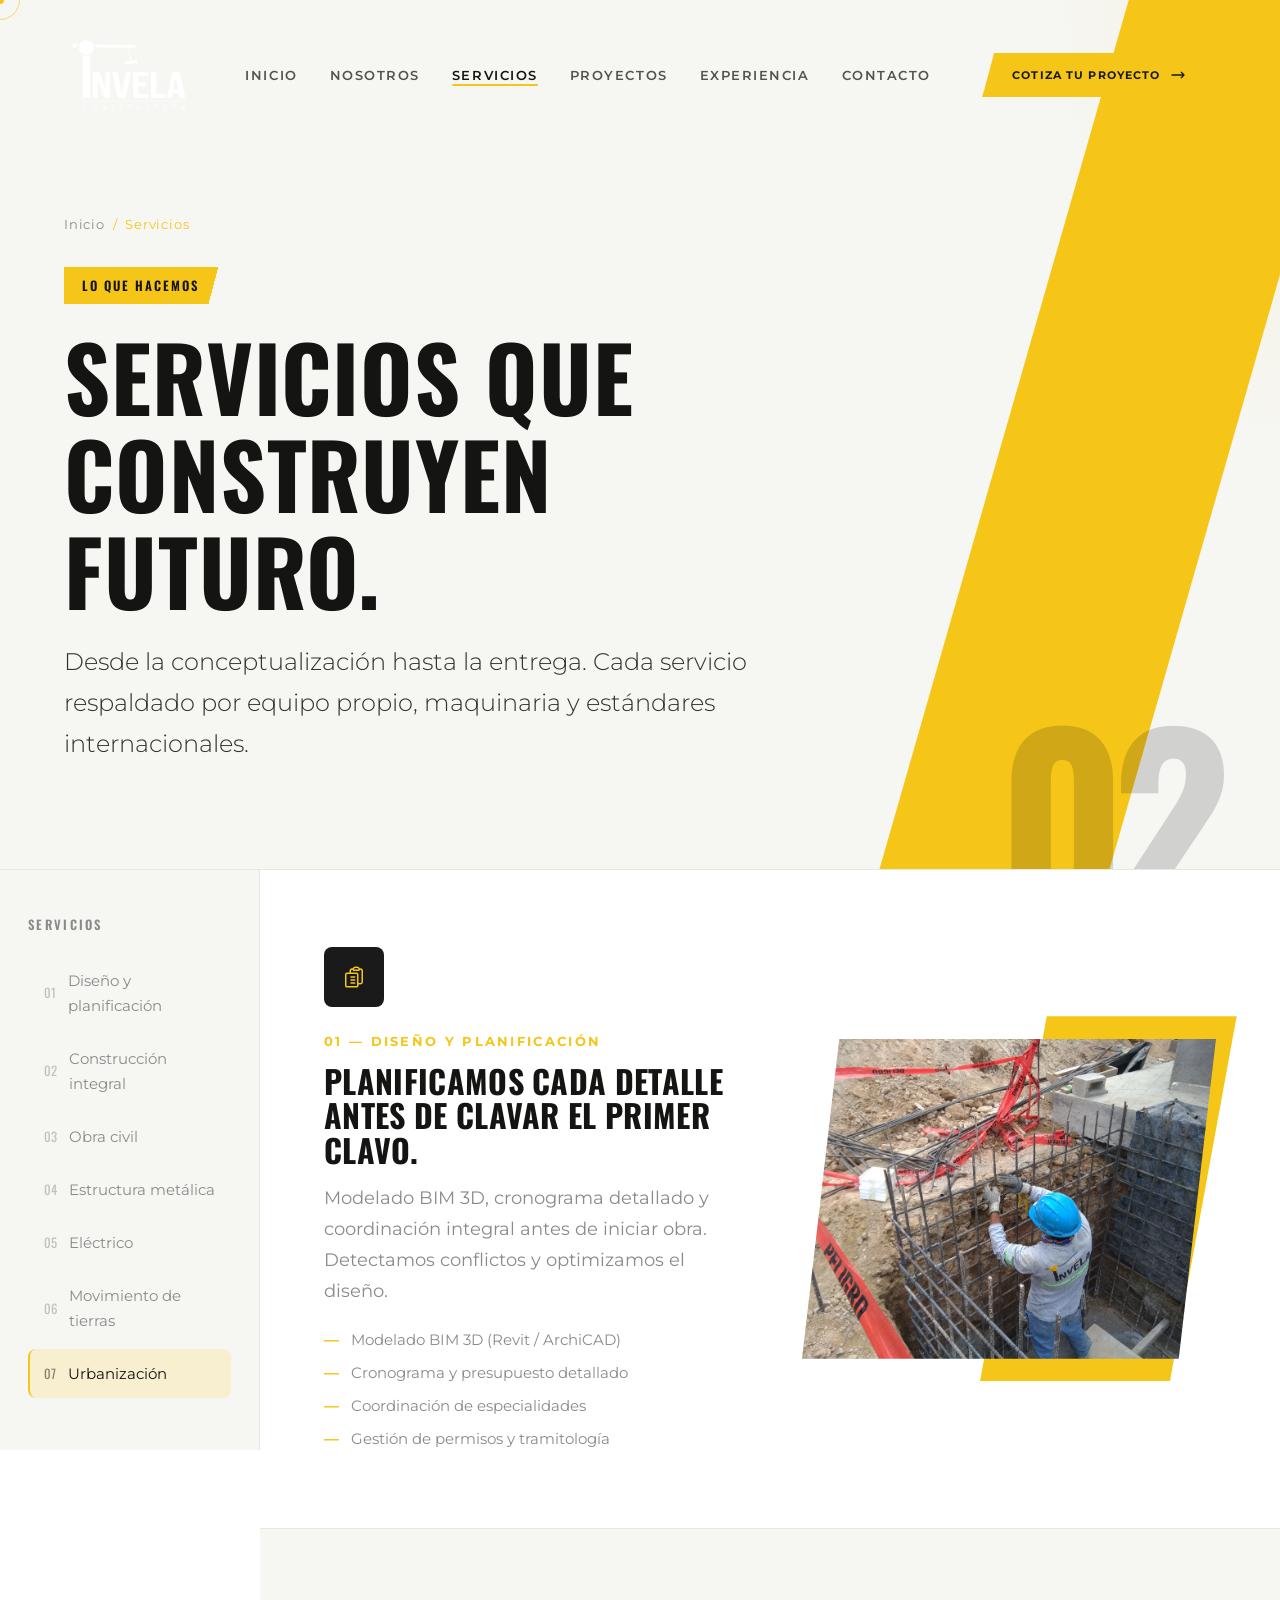
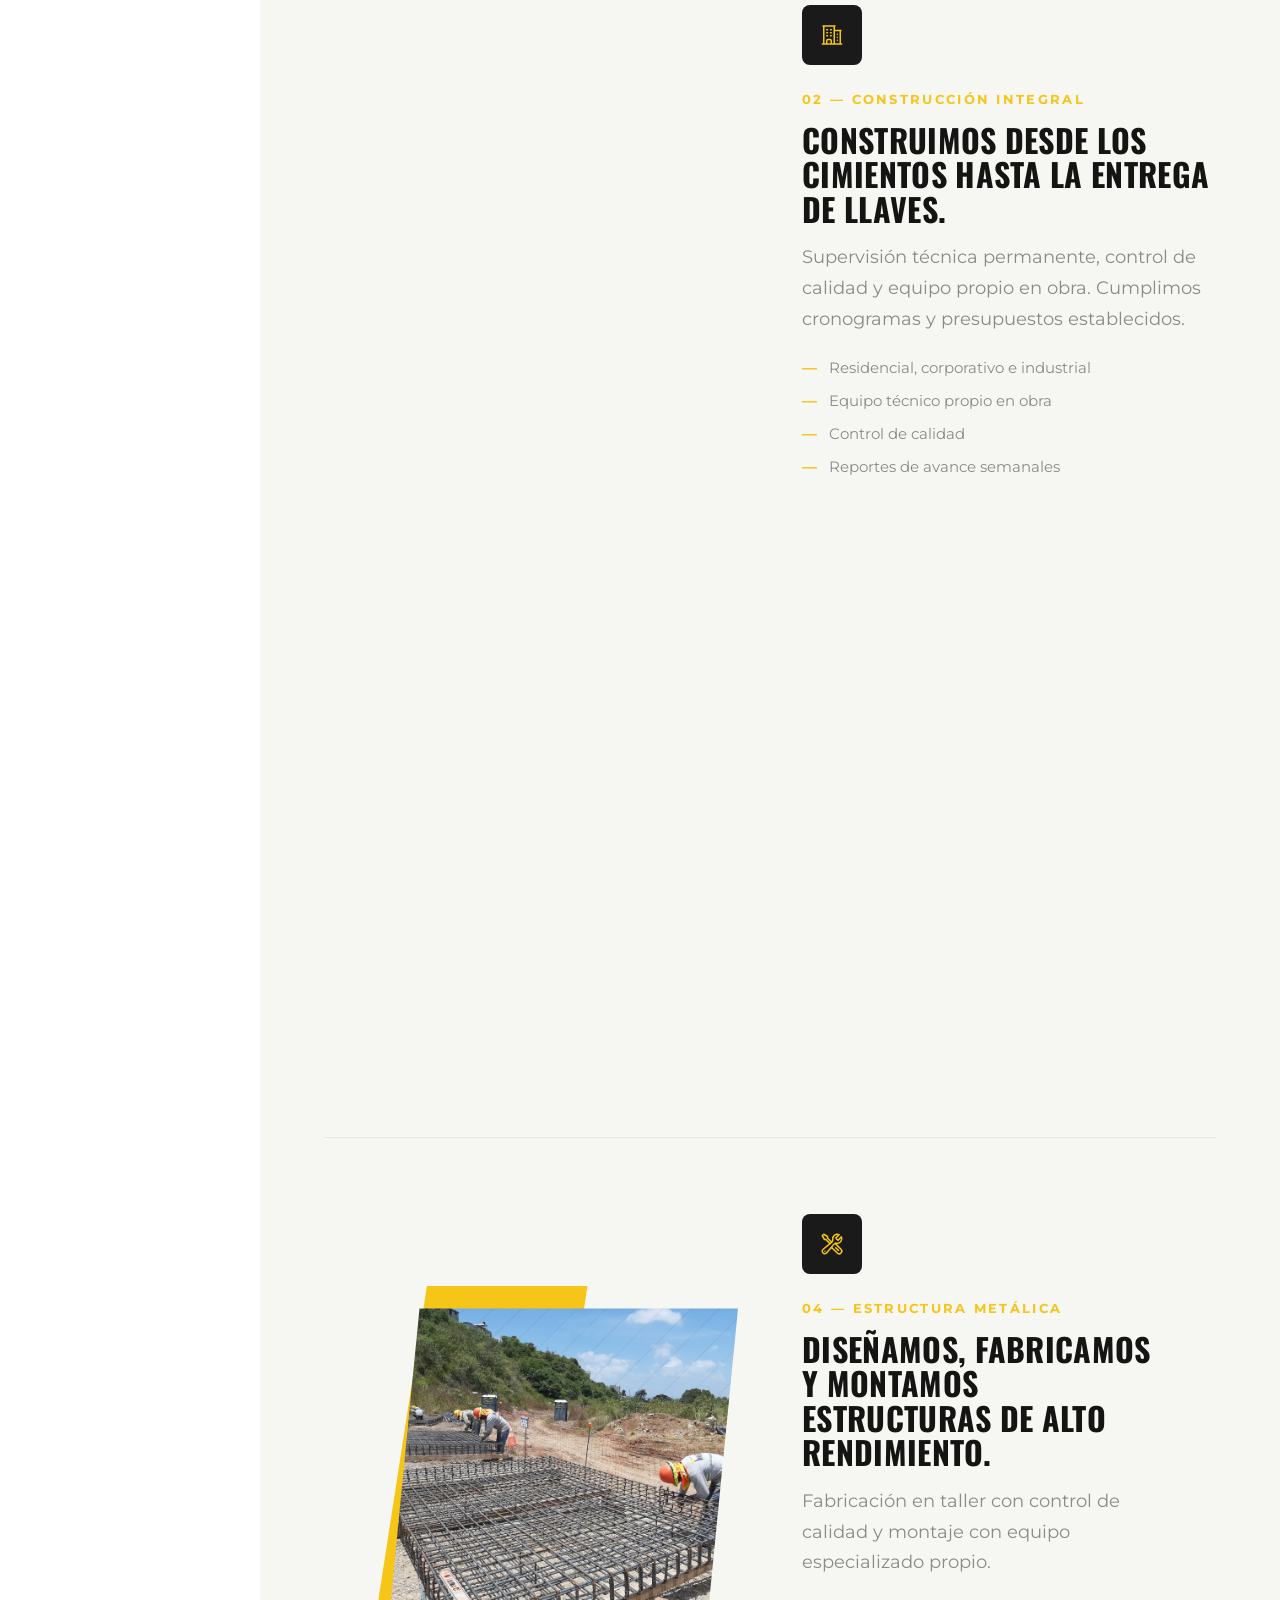
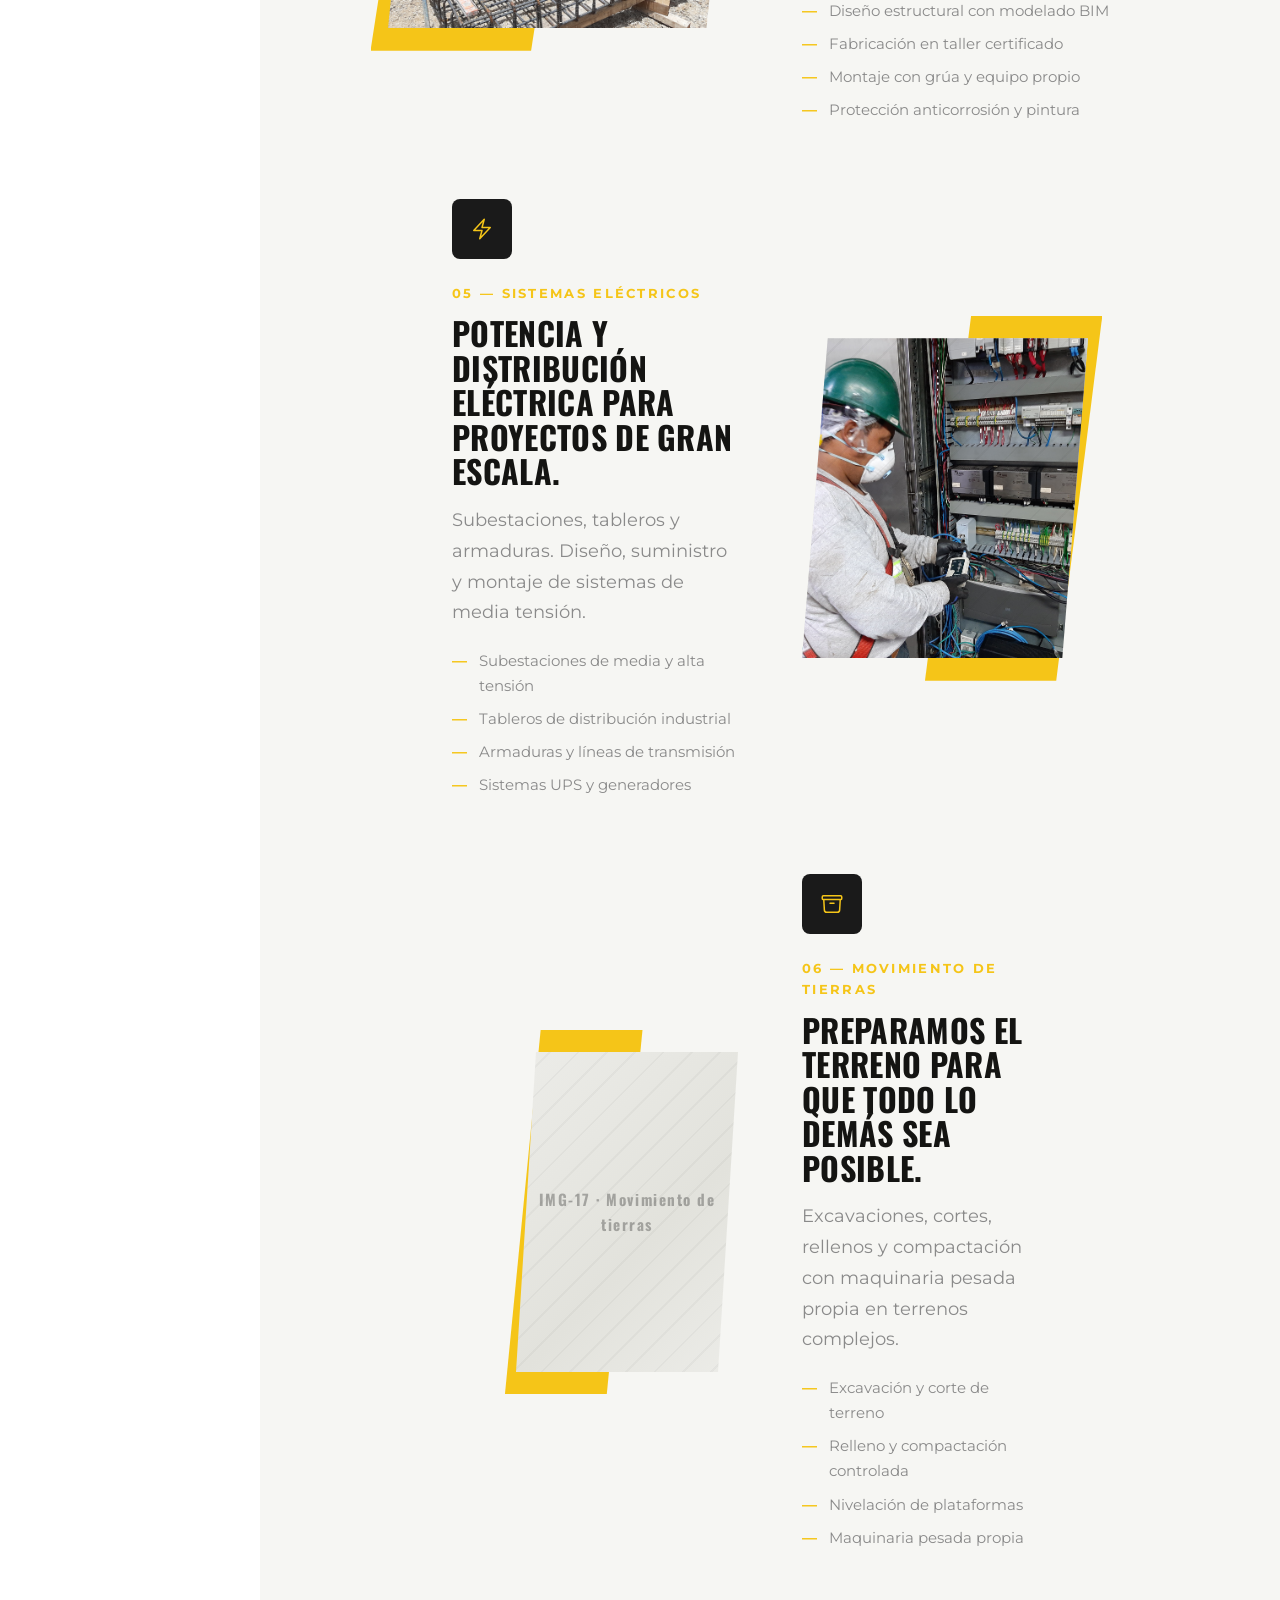
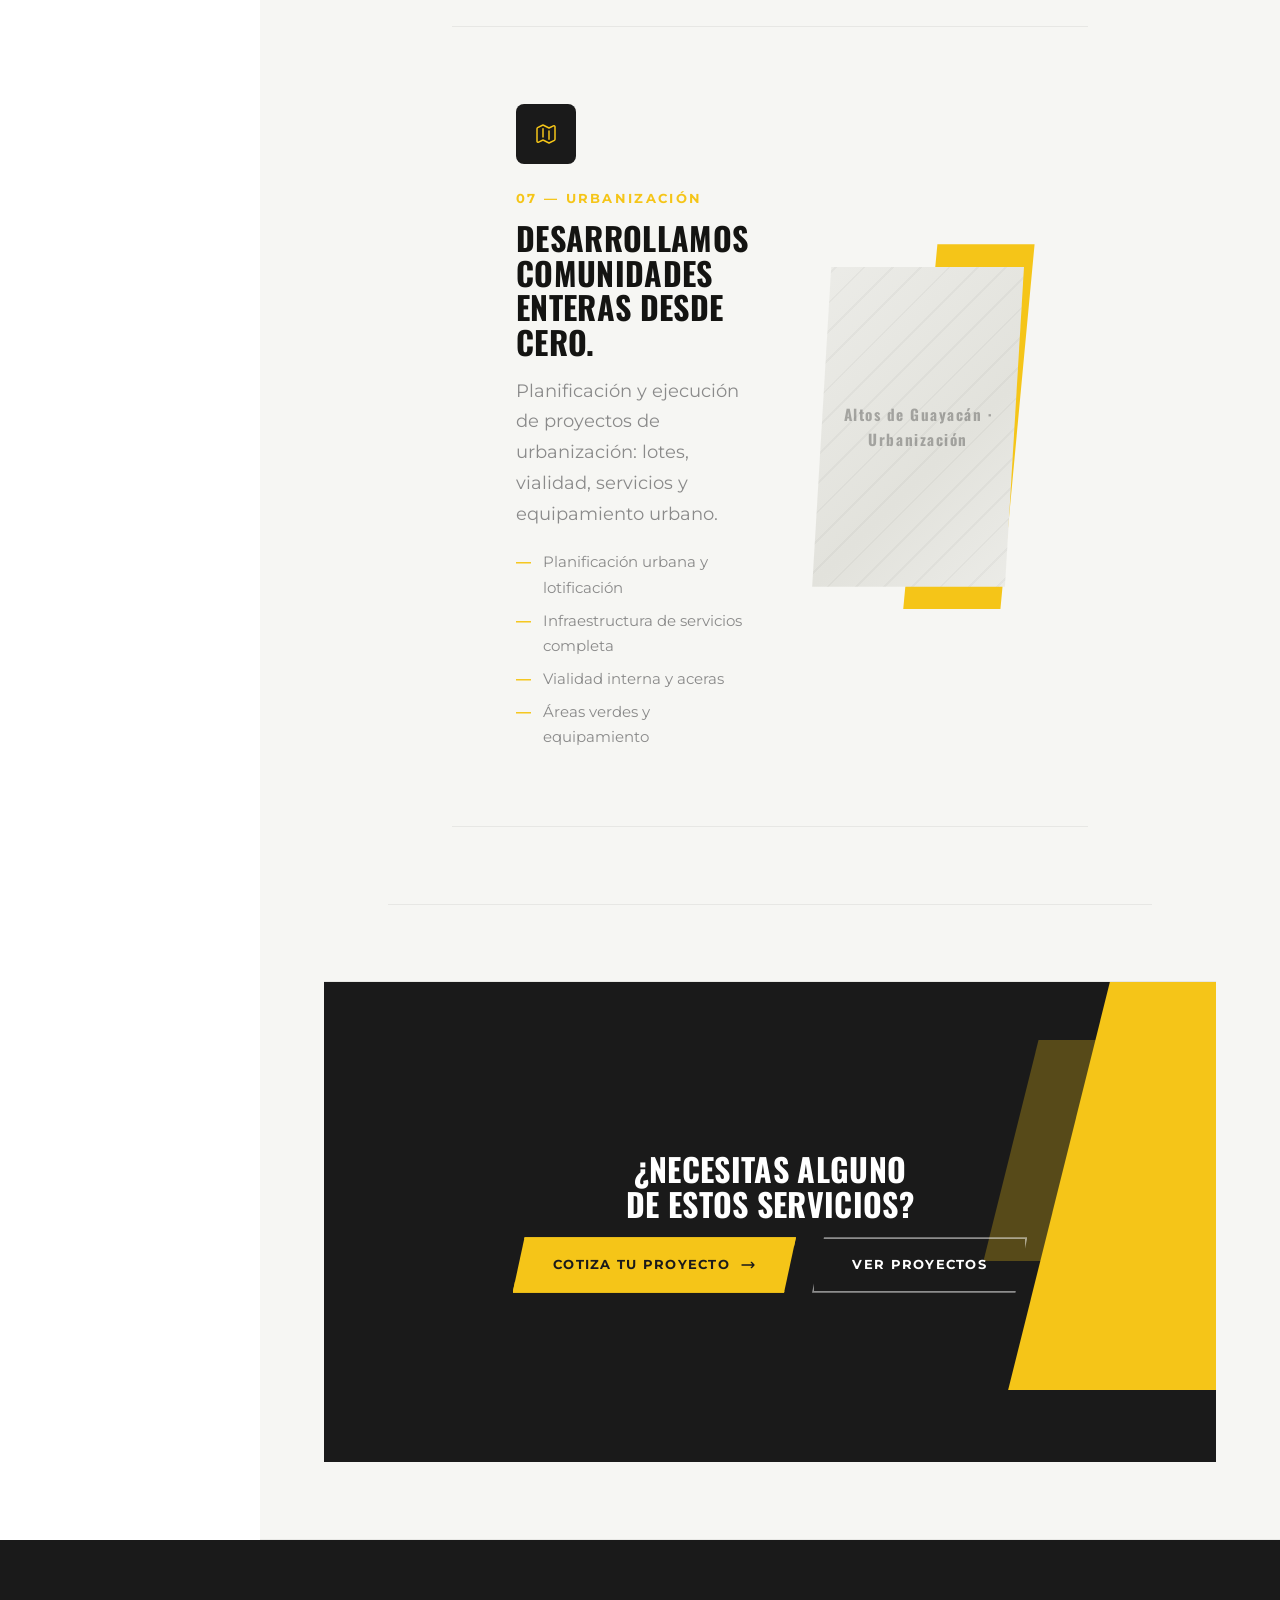
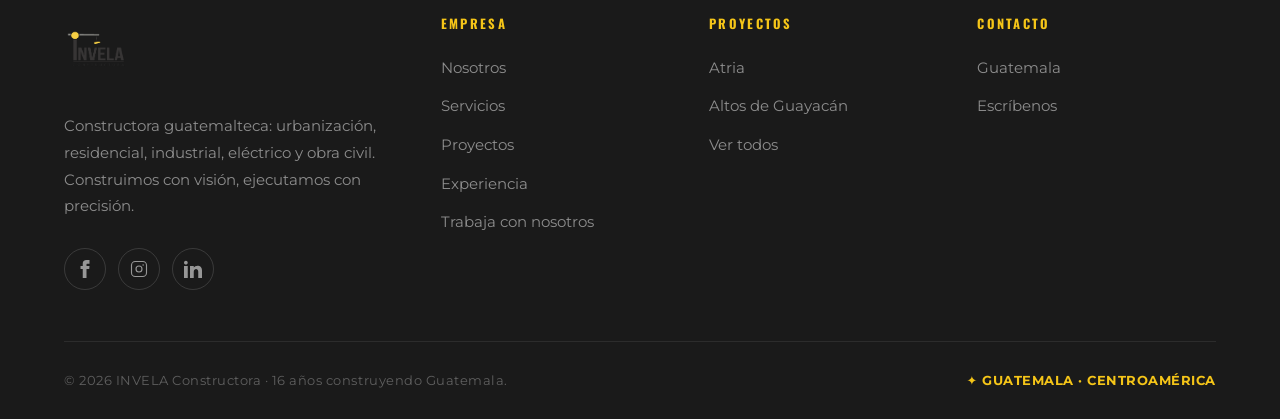
<file: servicios.html>
<!DOCTYPE html>
<html lang="es">
<head>
  <meta charset="UTF-8" />
  <meta name="viewport" content="width=device-width, initial-scale=1.0" />
  <title>Servicios — INVELA Constructora</title>
  <meta name="description" content="Diseño, construcción, obra civil, estructuras metálicas y más. Metodología BIM." />
  <link rel="preconnect" href="https://fonts.googleapis.com" />
  <link rel="preconnect" href="https://fonts.gstatic.com" crossorigin />
  <link href="https://fonts.googleapis.com/css2?family=Bebas+Neue&family=Oswald:wght@400;500;600;700&family=Montserrat:wght@400;500;600;700;800&display=swap" rel="stylesheet" />
  <link rel="stylesheet" href="css/variables.css" />
  <link rel="stylesheet" href="css/base.css" />
  <link rel="stylesheet" href="css/components/navbar.css" />
  <link rel="stylesheet" href="css/components/hero.css" />
  <link rel="stylesheet" href="css/components/sections.css" />
  <link rel="stylesheet" href="css/components/pages.css" />
  <link rel="stylesheet" href="css/components/cuts.css" />
  <link rel="stylesheet" href="css/components/footer.css" />
  <link rel="icon" href="data:image/svg+xml,<svg xmlns='http://www.w3.org/2000/svg' viewBox='0 0 32 32'><rect width='32' height='32' fill='%231A1A1A'/><text y='24' x='4' font-size='22' fill='%23F5C518' font-family='serif' font-weight='bold'>I</text></svg>" />
  <style>
    .svc-layout { display:grid; grid-template-columns:260px 1fr; gap:0; min-height:80vh; }
    .svc-sidebar { position:sticky; top:var(--nav-h); align-self:start; max-height:calc(100vh - var(--nav-h)); overflow-y:auto; background:var(--c-surface); padding:3rem 1.75rem; border-right:1px solid var(--c-gray-faint); }
    .svc-sidebar h4 { font-size:var(--fs-xs); letter-spacing:0.18em; text-transform:uppercase; color:var(--c-gray-mid); margin-bottom:1.5rem; }
    .svc-nav-link { display:flex; align-items:center; gap:0.75rem; padding:0.75rem 1rem; border-radius:var(--r-md); color:var(--c-gray-mid); font-size:var(--fs-sm); text-decoration:none; transition:all var(--t-fast); margin-bottom:0.25rem; cursor:pointer; }
    .svc-nav-link:hover, .svc-nav-link.active { background:rgba(245,197,24,0.16); color:var(--c-ink); }
    .svc-nav-link.active { border-left:2px solid var(--c-accent); padding-left:calc(1rem - 2px); }
    .svc-nav-num { font-size:var(--fs-xs); opacity:0.5; font-family:var(--font-display); }
    .svc-content { padding:0; }
    .svc-section { padding:clamp(3rem,6vw,5rem) clamp(2rem,5vw,5rem); border-bottom:1px solid var(--c-gray-faint); display:flex; flex-direction:column; justify-content:center; }
    .svc-section:nth-child(even) { background:var(--c-surface); }
    .svc-section-inner { display:grid; grid-template-columns:1fr 1fr; gap:4rem; align-items:center; max-width:1000px; width:100%; margin:0 auto; }
    .svc-section-inner.rev { direction:rtl; }
    .svc-section-inner.rev > * { direction:ltr; }
    .svc-icon-box { width:60px; height:60px; background:var(--c-dark); border-radius:var(--r-md); display:flex; align-items:center; justify-content:center; margin-bottom:1.5rem; }
    .svc-tag { font-size:var(--fs-xs); font-weight:700; letter-spacing:0.18em; text-transform:uppercase; color:var(--c-accent); margin-bottom:0.75rem; display:block; }
    .svc-section h2 { font-size:clamp(1.5rem,2.5vw,2.2rem); margin-bottom:1rem; }
    .svc-list { list-style:none; display:flex; flex-direction:column; gap:0.5rem; margin-top:1.25rem; }
    .svc-list li { display:flex; gap:0.75rem; align-items:flex-start; font-size:var(--fs-sm); color:var(--c-gray-mid); }
    .svc-list li::before { content:'—'; color:var(--c-accent); font-weight:700; flex-shrink:0; }
    .svc-img { border-radius:var(--r-xl); overflow:hidden; height:320px; }
    @media(max-width:900px){
      .svc-layout{grid-template-columns:1fr}
      .svc-sidebar{position:sticky;top:var(--nav-h);height:auto;overflow-x:auto;white-space:nowrap;display:flex;gap:0.5rem;padding:1rem 1.25rem;border-right:none;border-bottom:1px solid var(--c-gray-faint);z-index:50}
      .svc-sidebar h4{display:none}
      .svc-nav-link{display:inline-flex;margin:0;white-space:nowrap}
      .svc-section-inner{grid-template-columns:1fr}
      .svc-section-inner.rev{direction:ltr}
    }
  </style>
</head>
<body data-page="servicios">
  <div id="site-nav"></div>
  <main>
    <section class="page-hero">
      <div class="page-hero-inner">
        <nav class="breadcrumb"><a href="index.html">Inicio</a><span>/</span><span>Servicios</span></nav>
        <span class="section-tag section-tag--light">Lo que hacemos</span>
        <h1 data-reveal>Servicios que<br/>construyen futuro.</h1>
        <p class="hero-sub" data-reveal data-delay="2">Desde la conceptualización hasta la entrega. Cada servicio respaldado por equipo propio, maquinaria y estándares internacionales.</p>
      </div>
      <span class="bg-number" aria-hidden="true">02</span>
    </section>

    <!-- STICKY SIDEBAR + SCROLLING CONTENT -->
    <div class="svc-layout">
      <nav class="svc-sidebar">
        <h4>Servicios</h4>
        <a href="#diseno" class="svc-nav-link active"><span class="svc-nav-num">01</span> Diseño y planificación</a>
        <a href="#construccion" class="svc-nav-link"><span class="svc-nav-num">02</span> Construcción integral</a>
        <a href="#civil" class="svc-nav-link"><span class="svc-nav-num">03</span> Obra civil</a>
        <a href="#metalica" class="svc-nav-link"><span class="svc-nav-num">04</span> Estructura metálica</a>
        <a href="#electrico" class="svc-nav-link"><span class="svc-nav-num">05</span> Eléctrico</a>
        <a href="#movimiento" class="svc-nav-link"><span class="svc-nav-num">06</span> Movimiento de tierras</a>
        <a href="#urbanizacion" class="svc-nav-link"><span class="svc-nav-num">07</span> Urbanización</a>
      </nav>
      <div class="svc-content">
        <div id="diseno" class="svc-section">
          <div class="svc-section-inner">
            <div data-reveal>
              <div class="svc-icon-box"><svg xmlns="http://www.w3.org/2000/svg" fill="none" viewBox="0 0 24 24" stroke="#F5C518" stroke-width="1.5" width="24" height="24"><path stroke-linecap="round" stroke-linejoin="round" d="M9 12h3.75M9 15h3.75M9 18h3.75m3 .75H18a2.25 2.25 0 002.25-2.25V6.108c0-1.135-.845-2.098-1.976-2.192a48.424 48.424 0 00-1.123-.08m-5.801 0c-.065.21-.1.433-.1.664 0 .414.336.75.75.75h4.5a.75.75 0 00.75-.75 2.25 2.25 0 00-.1-.664m-5.8 0A2.251 2.251 0 0113.5 2.25H15c1.012 0 1.867.668 2.15 1.586m-5.8 0c-.376.023-.75.05-1.124.08C9.095 4.01 8.25 4.973 8.25 6.108V8.25m0 0H4.875c-.621 0-1.125.504-1.125 1.125v11.25c0 .621.504 1.125 1.125 1.125h9.75c.621 0 1.125-.504 1.125-1.125V9.375c0-.621-.504-1.125-1.125-1.125H8.25z"/></svg></div>
              <span class="svc-tag">01 — Diseño y planificación</span>
              <h2>Planificamos cada detalle antes de clavar el primer clavo.</h2>
              <p style="color:var(--c-gray-mid);margin-top:1rem;">Modelado BIM 3D, cronograma detallado y coordinación integral antes de iniciar obra. Detectamos conflictos y optimizamos el diseño.</p>
              <ul class="svc-list"><li>Modelado BIM 3D (Revit / ArchiCAD)</li><li>Cronograma y presupuesto detallado</li><li>Coordinación de especialidades</li><li>Gestión de permisos y tramitología</li></ul>
            </div>
            <div class="svc-img" data-reveal data-delay="2"><div class="img-ph" style="width:100%;height:100%;"><img src="assets/images/IMG-4.jpg" alt="Equipo de obra INVELA" style="width:100%;height:100%;object-fit:cover;">         
</div></div>
          </div>
        </div>
        <div id="construccion" class="svc-section">
          <div class="svc-section-inner rev">
            <div data-reveal>
              <div class="svc-icon-box"><svg xmlns="http://www.w3.org/2000/svg" fill="none" viewBox="0 0 24 24" stroke="#F5C518" stroke-width="1.5" width="24" height="24"><path stroke-linecap="round" stroke-linejoin="round" d="M2.25 21h19.5m-18-18v18m10.5-18v18m6-13.5V21M6.75 6.75h.75m-.75 3h.75m-.75 3h.75m3-6h.75m-.75 3h.75m-.75 3h.75M6.75 21v-3.375c0-.621.504-1.125 1.125-1.125h2.25c.621 0 1.125.504 1.125 1.125V21M3 3h12m-.75 4.5H21m-3.75 3.75h.008v.008h-.008v-.008zm0 3h.008v.008h-.008v-.008zm0 3h.008v.008h-.008v-.008z"/></svg></div>
              <span class="svc-tag">02 — Construcción integral</span>
              <h2>Construimos desde los cimientos hasta la entrega de llaves.</h2>
              <p style="color:var(--c-gray-mid);margin-top:1rem;">Supervisión técnica permanente, control de calidad y equipo propio en obra. Cumplimos cronogramas y presupuestos establecidos.</p>
              <ul class="svc-list"><li>Residencial, corporativo e industrial</li><li>Equipo técnico propio en obra</li><li>Control de calidad</li><li>Reportes de avance semanales</li></ul>
            </div>
            <div class="svc-img" data-reveal data-delay="2"><div class="img-ph" style="width:100%;height:100%;"><img src="assets/images/IMG-5.jpg" alt="Equipo de obra INVELA" style="width:100%;height:100%;object-fit:cover;"></div>
          </div>
        </div>
        <div id="civil" class="svc-section">
          <div class="svc-section-inner">
            <div data-reveal>
              <div class="svc-icon-box"><svg xmlns="http://www.w3.org/2000/svg" fill="none" viewBox="0 0 24 24" stroke="#F5C518" stroke-width="1.5" width="24" height="24"><path stroke-linecap="round" stroke-linejoin="round" d="M3.75 21H20.25M4.5 3h15M5.25 3v18m13.5-18v18M9 6.75h1.5m-1.5 3h1.5m-1.5 3h1.5m3-6H15m-1.5 3H15m-1.5 3H15M9 21v-3.375c0-.621.504-1.125 1.125-1.125h3.75c.621 0 1.125.504 1.125 1.125V21"/></svg></div>
              <span class="svc-tag">03 — Obra civil</span>
              <h2>Infraestructura que conecta y transforma comunidades.</h2>
              <p style="color:var(--c-gray-mid);margin-top:1rem;">Vialidad, puentes, muros de contención y sistemas de drenaje. Obra pública y privada ejecutada con calidad.</p>
              <ul class="svc-list"><li>Puentes y pasos vehiculares</li><li>Carreteras y pavimentos</li><li>Sistemas de drenaje pluvial y sanitario</li><li>Muros de contención y taludes</li></ul>
            </div>
            <div class="svc-img" data-reveal data-delay="2"><div class="img-ph" style="width:100%;height:100%;"><img src="assets/images/IMG-8.jpg" alt="Equipo de obra INVELA" style="width:100%;height:100%;object-fit:cover;">         
</div></div>
          </div>
        </div>
        <div id="metalica" class="svc-section">
          <div class="svc-section-inner rev">
            <div data-reveal>
              <div class="svc-icon-box"><svg xmlns="http://www.w3.org/2000/svg" fill="none" viewBox="0 0 24 24" stroke="#F5C518" stroke-width="1.5" width="24" height="24"><path stroke-linecap="round" stroke-linejoin="round" d="M11.42 15.17L17.25 21A2.652 2.652 0 0021 17.25l-5.877-5.877M11.42 15.17l2.496-3.03c.317-.384.74-.626 1.208-.766M11.42 15.17l-4.655 5.653a2.548 2.548 0 11-3.586-3.586l6.837-5.63m5.108-.233c.55-.164 1.163-.188 1.743-.14a4.5 4.5 0 004.486-6.336l-3.276 3.277a3.004 3.004 0 01-2.25-2.25l3.276-3.276a4.5 4.5 0 00-6.336 4.486c.091 1.076-.071 2.264-.904 2.95l-.102.085m-1.745 1.437L5.909 7.5H4.5L2.25 3.75l1.5-1.5L7.5 4.5v1.409l4.26 4.26m-1.745 1.437l1.745-1.437m6.615 8.206L15.75 15.75M4.867 19.125h.008v.008h-.008v-.008z"/></svg></div>
              <span class="svc-tag">04 — Estructura metálica</span>
              <h2>Diseñamos, fabricamos y montamos estructuras de alto rendimiento.</h2>
              <p style="color:var(--c-gray-mid);margin-top:1rem;">Fabricación en taller con control de calidad y montaje con equipo especializado propio.</p>
              <ul class="svc-list"><li>Diseño estructural con modelado BIM</li><li>Fabricación en taller certificado</li><li>Montaje con grúa y equipo propio</li><li>Protección anticorrosión y pintura</li></ul>
            </div>
            <div class="svc-img" data-reveal data-delay="2"><div class="img-ph" style="width:100%;height:100%;"><img src="assets/images/IMG-9.jpg" alt="Equipo de obra INVELA" style="width:100%;height:100%;object-fit:cover;"> </div>
          </div>
        </div>
        <div id="electrico" class="svc-section">
          <div class="svc-section-inner">
            <div data-reveal>
              <div class="svc-icon-box"><svg xmlns="http://www.w3.org/2000/svg" fill="none" viewBox="0 0 24 24" stroke="#F5C518" stroke-width="1.5" width="24" height="24"><path stroke-linecap="round" stroke-linejoin="round" d="M3.75 13.5l10.5-11.25L12 10.5h8.25L9.75 21.75 12 13.5H3.75z"/></svg></div>
              <span class="svc-tag">05 — Sistemas eléctricos</span>
              <h2>Potencia y distribución eléctrica para proyectos de gran escala.</h2>
              <p style="color:var(--c-gray-mid);margin-top:1rem;">Subestaciones, tableros y armaduras. Diseño, suministro y montaje de sistemas de media tensión.</p>
              <ul class="svc-list"><li>Subestaciones de media y alta tensión</li><li>Tableros de distribución industrial</li><li>Armaduras y líneas de transmisión</li><li>Sistemas UPS y generadores</li></ul>
            </div>
            <div class="svc-img" data-reveal data-delay="2"><div class="img-ph" style="width:100%;height:100%;"><img src="assets/images/IMG-10.jpg" alt="Equipo de obra INVELA" style="width:100%;height:100%;object-fit:cover;"></div>
          </div>
        </div>
        <div id="movimiento" class="svc-section">
          <div class="svc-section-inner rev">
            <div data-reveal>
              <div class="svc-icon-box"><svg xmlns="http://www.w3.org/2000/svg" fill="none" viewBox="0 0 24 24" stroke="#F5C518" stroke-width="1.5" width="24" height="24"><path stroke-linecap="round" stroke-linejoin="round" d="M20.25 7.5l-.625 10.632a2.25 2.25 0 01-2.247 2.118H6.622a2.25 2.25 0 01-2.247-2.118L3.75 7.5M10 11.25h4M3.375 7.5h17.25c.621 0 1.125-.504 1.125-1.125v-1.5c0-.621-.504-1.125-1.125-1.125H3.375c-.621 0-1.125.504-1.125 1.125v1.5c0 .621.504 1.125 1.125 1.125z"/></svg></div>
              <span class="svc-tag">06 — Movimiento de tierras</span>
              <h2>Preparamos el terreno para que todo lo demás sea posible.</h2>
              <p style="color:var(--c-gray-mid);margin-top:1rem;">Excavaciones, cortes, rellenos y compactación con maquinaria pesada propia en terrenos complejos.</p>
              <ul class="svc-list"><li>Excavación y corte de terreno</li><li>Relleno y compactación controlada</li><li>Nivelación de plataformas</li><li>Maquinaria pesada propia</li></ul>
            </div>
            <div class="svc-img" data-reveal data-delay="2"><div class="img-ph" style="width:100%;height:100%;"><span class="ph-label">IMG-17 · Movimiento de tierras</span></div></div>
          </div>
        </div>
        <div id="urbanizacion" class="svc-section">
          <div class="svc-section-inner">
            <div data-reveal>
              <div class="svc-icon-box"><svg xmlns="http://www.w3.org/2000/svg" fill="none" viewBox="0 0 24 24" stroke="#F5C518" stroke-width="1.5" width="24" height="24"><path stroke-linecap="round" stroke-linejoin="round" d="M9 6.75V15m6-6v8.25m.503 3.498l4.875-2.437c.381-.19.622-.58.622-1.006V4.82c0-.836-.88-1.38-1.628-1.006l-3.869 1.934c-.317.159-.69.159-1.006 0L9.503 3.252a1.125 1.125 0 00-1.006 0L3.622 5.689C3.24 5.88 3 6.27 3 6.695V19.18c0 .836.88 1.38 1.628 1.006l3.869-1.934c.317-.159.69-.159 1.006 0l4.994 2.497c.317.158.69.158 1.006 0z"/></svg></div>
              <span class="svc-tag">07 — Urbanización</span>
              <h2>Desarrollamos comunidades enteras desde cero.</h2>
              <p style="color:var(--c-gray-mid);margin-top:1rem;">Planificación y ejecución de proyectos de urbanización: lotes, vialidad, servicios y equipamiento urbano.</p>
              <ul class="svc-list"><li>Planificación urbana y lotificación</li><li>Infraestructura de servicios completa</li><li>Vialidad interna y aceras</li><li>Áreas verdes y equipamiento</li></ul>
            </div>
            <div class="svc-img" data-reveal data-delay="2"><div class="img-ph" style="width:100%;height:100%;"><span class="ph-label">Altos de Guayacán · Urbanización</span></div></div>
          </div>
        </div>
      </div>
    </div>

    <section class="cta-final"><div class="container">
      <h2 data-reveal>¿Necesitas alguno<br/>de estos servicios?</h2>
      <div class="cta-actions" data-reveal data-delay="2">
        <a href="contacto.html" class="btn btn--primary">Cotiza tu proyecto <svg xmlns="http://www.w3.org/2000/svg" fill="none" viewBox="0 0 24 24" stroke="currentColor" stroke-width="2"><path stroke-linecap="round" stroke-linejoin="round" d="M17 8l4 4m0 0l-4 4m4-4H3"/></svg></a>
        <a href="proyectos.html" class="btn btn--outline-white">Ver proyectos</a>
      </div>
    </div></section>
  </main>
  <div id="site-footer"></div>
  <script src="js/invela.js"></script>
</body>
</html>
</file>
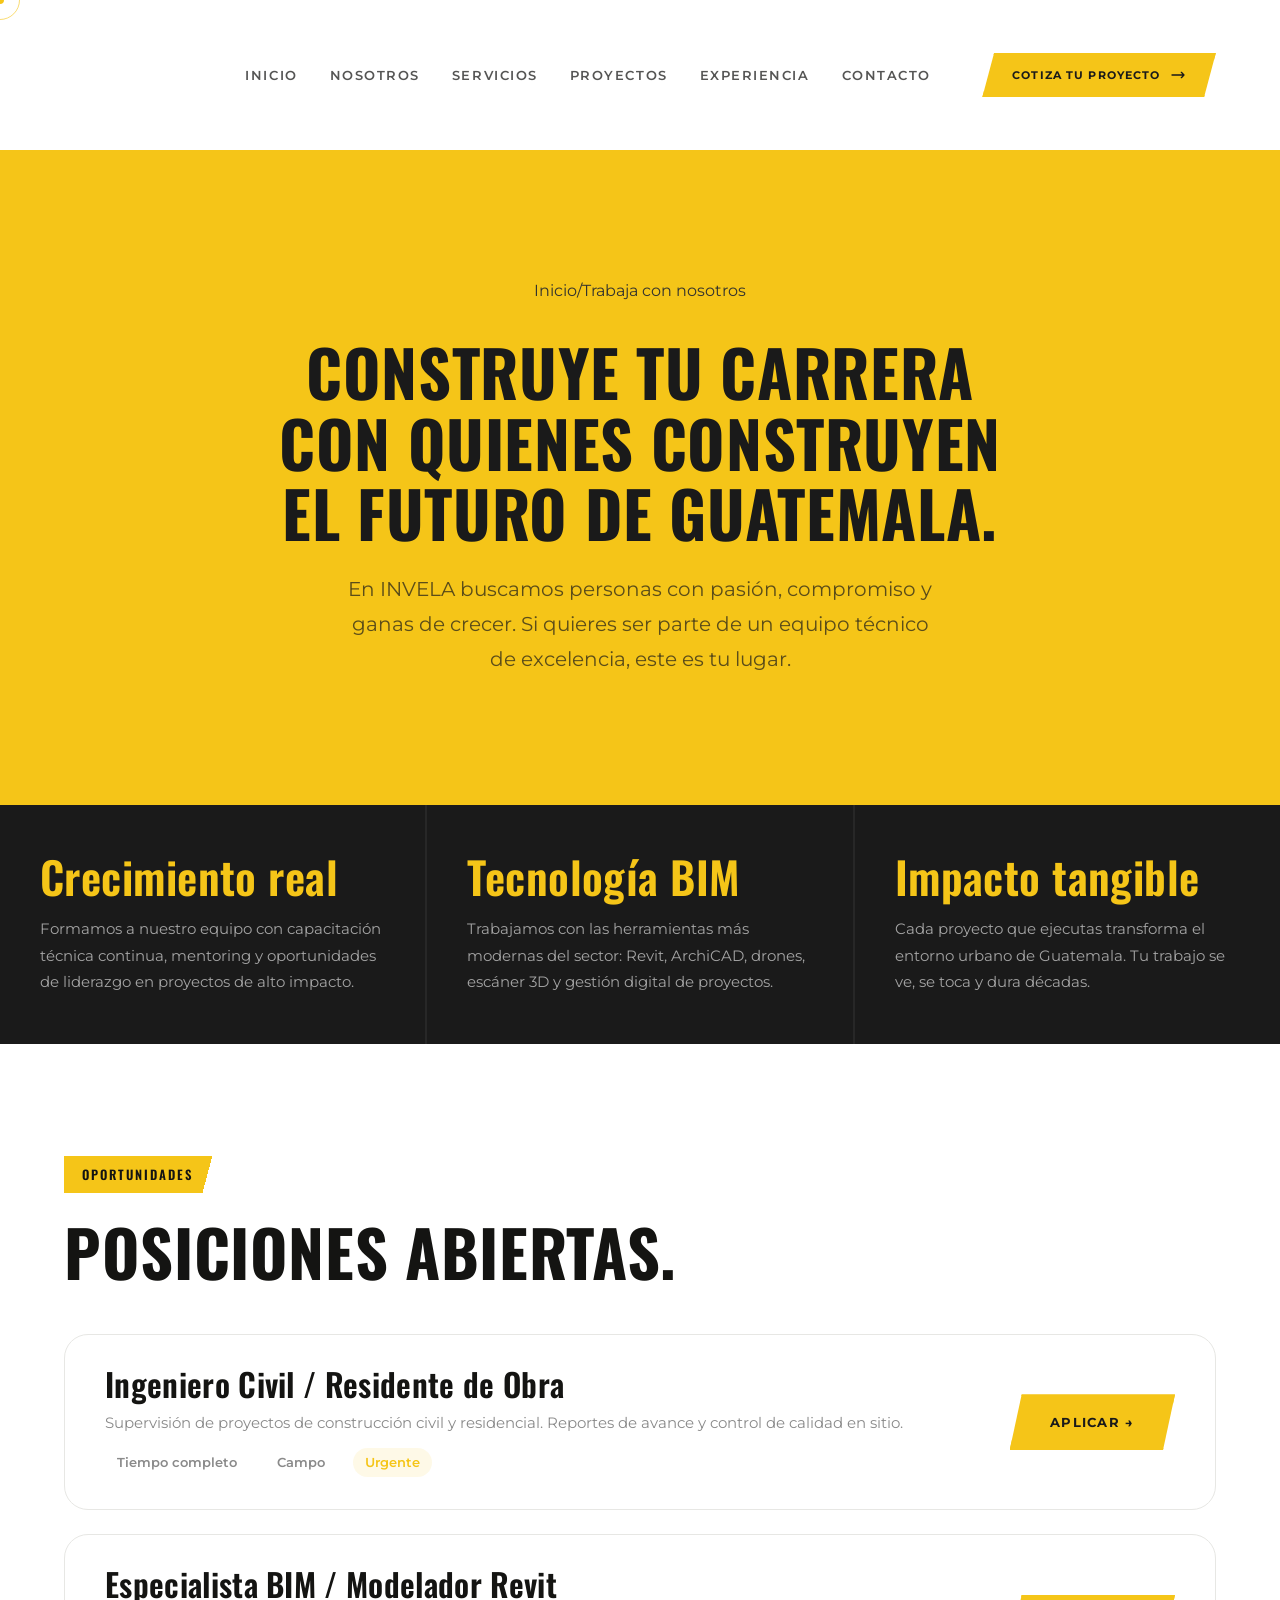
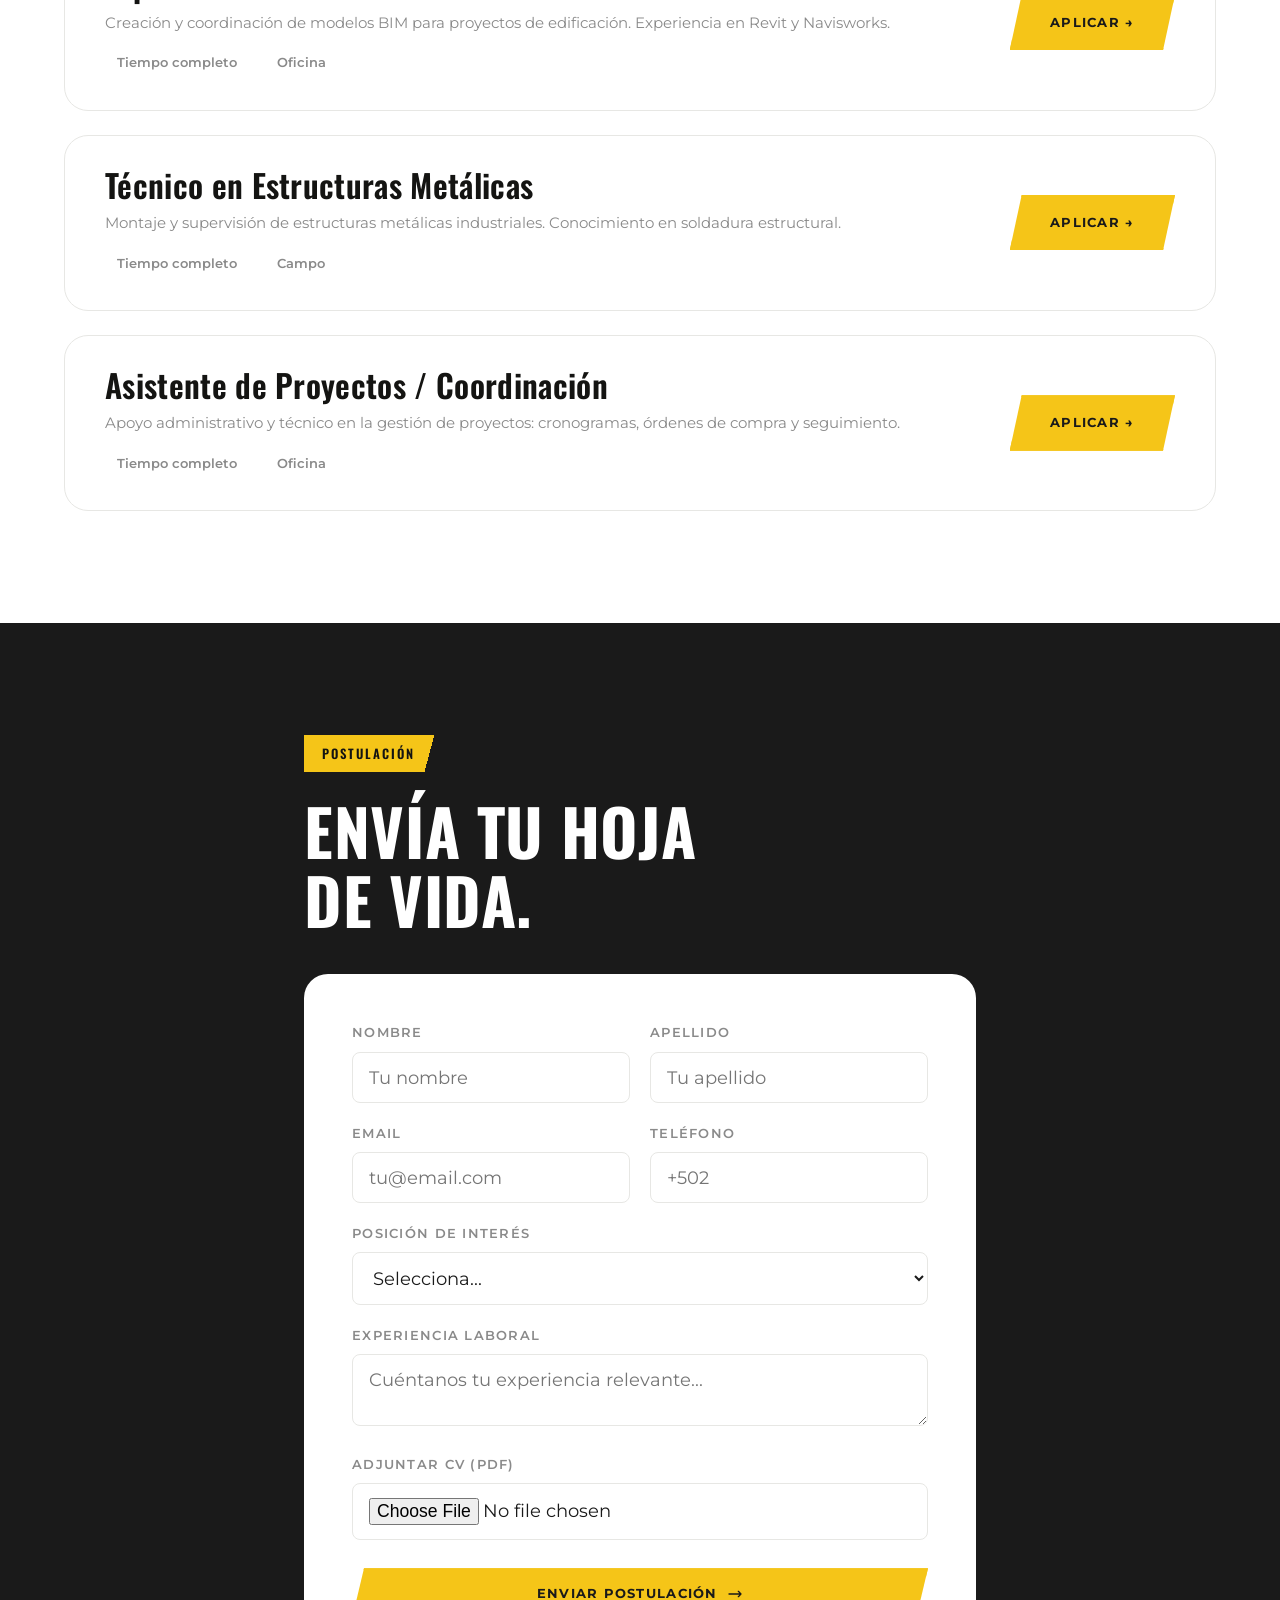
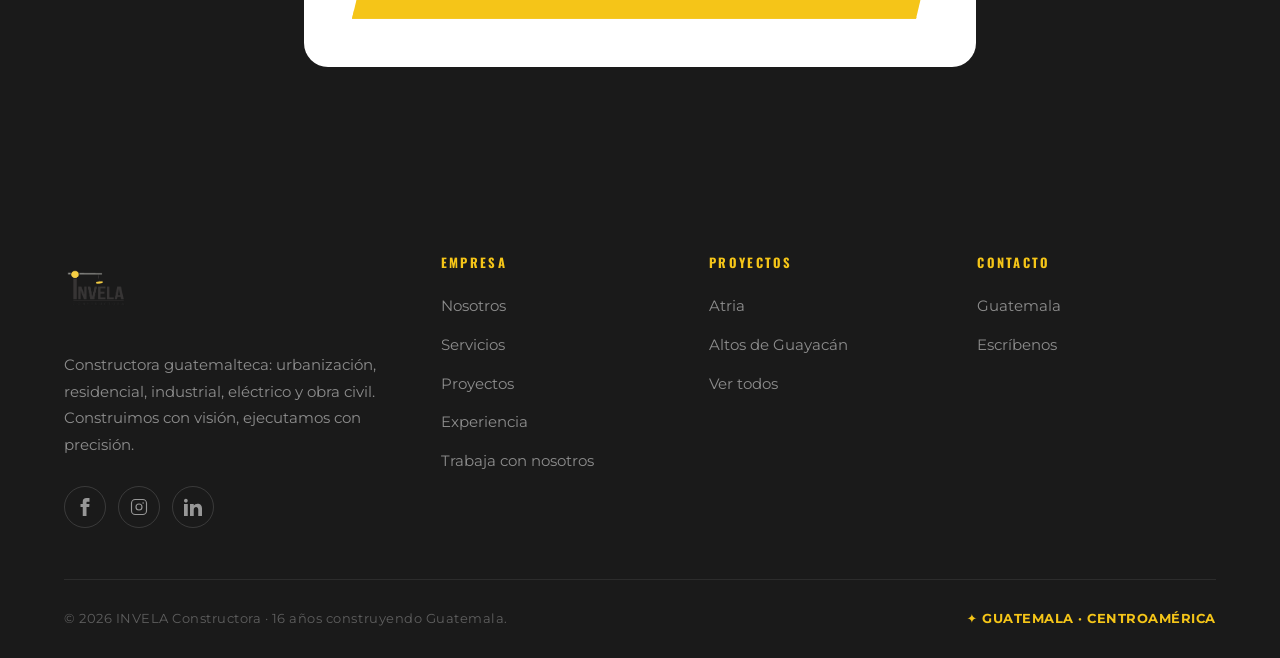
<file: trabaja-con-nosotros.html>
<!DOCTYPE html>
<html lang="es">
<head>
  <meta charset="UTF-8" />
  <meta name="viewport" content="width=device-width, initial-scale=1.0" />
  <title>Trabaja con nosotros — INVELA Constructora</title>
  <meta name="description" content="Únete al equipo INVELA. Cultura, vacantes abiertas y formulario de postulación." />
  <link rel="preconnect" href="https://fonts.googleapis.com" />
  <link rel="preconnect" href="https://fonts.gstatic.com" crossorigin />
  <link href="https://fonts.googleapis.com/css2?family=Bebas+Neue&family=Oswald:wght@400;500;600;700&family=Montserrat:wght@400;500;600;700;800&display=swap" rel="stylesheet" />
  <link rel="stylesheet" href="css/variables.css" />
  <link rel="stylesheet" href="css/base.css" />
  <link rel="stylesheet" href="css/components/navbar.css" />
  <link rel="stylesheet" href="css/components/hero.css" />
  <link rel="stylesheet" href="css/components/sections.css" />
  <link rel="stylesheet" href="css/components/pages.css" />
  <link rel="stylesheet" href="css/components/cuts.css" />
  <link rel="stylesheet" href="css/components/footer.css" />
  <link rel="icon" href="data:image/svg+xml,<svg xmlns='http://www.w3.org/2000/svg' viewBox='0 0 32 32'><rect width='32' height='32' fill='%231A1A1A'/><text y='24' x='4' font-size='22' fill='%23F5C518' font-family='serif' font-weight='bold'>I</text></svg>" />
  <style>
    .manifesto { background:var(--c-accent); padding:clamp(5rem,10vw,9rem) var(--gutter); text-align:center; }
    .manifesto h2 { font-size:clamp(2rem,5vw,4.5rem); color:var(--c-dark); line-height:1.1; margin-bottom:1.5rem; }
    .manifesto p { font-size:clamp(1rem,2vw,1.25rem); color:rgba(26,26,26,0.7); max-width:600px; margin:0 auto; }
    .culture-pillars { display:grid; grid-template-columns:repeat(3,1fr); gap:2px; background:rgba(255,255,255,0.06); }
    .culture-pillar { background:var(--c-dark); padding:3rem 2.5rem; }
    .culture-pillar h3 { color:var(--c-accent); font-size:var(--fs-xl); margin-bottom:1rem; }
    .culture-pillar p { color:rgba(255,255,255,0.6); font-size:var(--fs-sm); line-height:1.75; }
    .job-listings { display:flex; flex-direction:column; gap:1.5rem; }
    .job-card { border:1.5px solid var(--c-gray-faint); border-radius:var(--r-xl); padding:2rem 2.5rem; display:grid; grid-template-columns:1fr auto; align-items:center; gap:2rem; transition:border-color var(--t-fast), box-shadow var(--t-fast); }
    .job-card:hover { border-color:var(--c-accent); box-shadow:0 0 0 1px var(--c-accent); }
    .job-meta { display:flex; gap:1rem; margin-top:0.75rem; }
    .job-tag { background:var(--c-bg); border-radius:99px; padding:0.25rem 0.75rem; font-size:var(--fs-xs); color:var(--c-gray-mid); font-weight:600; }
    .job-tag--accent { background:rgba(245,197,24,0.1); color:var(--c-accent); }
    .cv-form-wrap { background:var(--c-bg); border-radius:var(--r-xl); padding:3rem; }
    .form-group { margin-bottom:1.25rem; }
    .form-group label { display:block; font-size:var(--fs-xs); font-weight:600; letter-spacing:0.1em; text-transform:uppercase; color:var(--c-gray-mid); margin-bottom:0.5rem; }
    .form-group input, .form-group textarea, .form-group select { width:100%; border:1.5px solid var(--c-gray-faint); border-radius:var(--r-md); padding:0.875rem 1rem; font-family:var(--font-body); font-size:var(--fs-base); color:var(--c-dark); background:#fff; transition:border-color var(--t-fast); }
    .form-group input:focus, .form-group textarea:focus, .form-group select:focus { outline:none; border-color:var(--c-accent); }
    .form-row { display:grid; grid-template-columns:1fr 1fr; gap:1.25rem; }
    @media(max-width:768px){ .culture-pillars{grid-template-columns:1fr} .job-card{grid-template-columns:1fr} .form-row{grid-template-columns:1fr} }
  </style>
</head>
<body data-page="trabaja">
  <div id="site-nav"></div>
  <main>
    <div style="padding-top:var(--nav-h);">
      <div class="manifesto">
        <nav class="breadcrumb" style="justify-content:center;margin-bottom:2rem;"><a href="index.html">Inicio</a><span>/</span><span>Trabaja con nosotros</span></nav>
        <h2 data-reveal>Construye tu carrera<br/>con quienes construyen<br/>el futuro de Guatemala.</h2>
        <p data-reveal data-delay="2">En INVELA buscamos personas con pasión, compromiso y ganas de crecer. Si quieres ser parte de un equipo técnico de excelencia, este es tu lugar.</p>
      </div>
    </div>

    <section class="bg-dark">
      <div class="culture-pillars">
        <div class="culture-pillar" data-reveal><h3>Crecimiento real</h3><p>Formamos a nuestro equipo con capacitación técnica continua, mentoring y oportunidades de liderazgo en proyectos de alto impacto.</p></div>
        <div class="culture-pillar" data-reveal data-delay="1"><h3>Tecnología BIM</h3><p>Trabajamos con las herramientas más modernas del sector: Revit, ArchiCAD, drones, escáner 3D y gestión digital de proyectos.</p></div>
        <div class="culture-pillar" data-reveal data-delay="2"><h3>Impacto tangible</h3><p>Cada proyecto que ejecutas transforma el entorno urbano de Guatemala. Tu trabajo se ve, se toca y dura décadas.</p></div>
      </div>
    </section>

    <section class="section-pad bg-white" aria-labelledby="vacantes-h">
      <div class="container">
        <span class="section-tag">Oportunidades</span>
        <h2 id="vacantes-h" data-reveal style="margin-bottom:3rem;">Posiciones abiertas.</h2>
        <div class="job-listings">
          <div class="job-card" data-reveal>
            <div>
              <h3 style="font-size:var(--fs-lg);margin-bottom:0.5rem;">Ingeniero Civil / Residente de Obra</h3>
              <p style="color:var(--c-gray-mid);font-size:var(--fs-sm);">Supervisión de proyectos de construcción civil y residencial. Reportes de avance y control de calidad en sitio.</p>
              <div class="job-meta"><span class="job-tag">Tiempo completo</span><span class="job-tag">Campo</span><span class="job-tag--accent job-tag">Urgente</span></div>
            </div>
            <a href="#cv-form" class="btn btn--primary">Aplicar →</a>
          </div>
          <div class="job-card" data-reveal>
            <div>
              <h3 style="font-size:var(--fs-lg);margin-bottom:0.5rem;">Especialista BIM / Modelador Revit</h3>
              <p style="color:var(--c-gray-mid);font-size:var(--fs-sm);">Creación y coordinación de modelos BIM para proyectos de edificación. Experiencia en Revit y Navisworks.</p>
              <div class="job-meta"><span class="job-tag">Tiempo completo</span><span class="job-tag">Oficina</span></div>
            </div>
            <a href="#cv-form" class="btn btn--primary">Aplicar →</a>
          </div>
          <div class="job-card" data-reveal>
            <div>
              <h3 style="font-size:var(--fs-lg);margin-bottom:0.5rem;">Técnico en Estructuras Metálicas</h3>
              <p style="color:var(--c-gray-mid);font-size:var(--fs-sm);">Montaje y supervisión de estructuras metálicas industriales. Conocimiento en soldadura estructural.</p>
              <div class="job-meta"><span class="job-tag">Tiempo completo</span><span class="job-tag">Campo</span></div>
            </div>
            <a href="#cv-form" class="btn btn--primary">Aplicar →</a>
          </div>
          <div class="job-card" data-reveal>
            <div>
              <h3 style="font-size:var(--fs-lg);margin-bottom:0.5rem;">Asistente de Proyectos / Coordinación</h3>
              <p style="color:var(--c-gray-mid);font-size:var(--fs-sm);">Apoyo administrativo y técnico en la gestión de proyectos: cronogramas, órdenes de compra y seguimiento.</p>
              <div class="job-meta"><span class="job-tag">Tiempo completo</span><span class="job-tag">Oficina</span></div>
            </div>
            <a href="#cv-form" class="btn btn--primary">Aplicar →</a>
          </div>
        </div>
      </div>
    </section>

    <section id="cv-form" class="section-pad bg-dark">
      <div class="container" style="max-width:800px;">
        <span class="section-tag section-tag--light">Postulación</span>
        <h2 data-reveal style="color:var(--c-white);margin-bottom:2.5rem;">Envía tu hoja<br/>de vida.</h2>
        <div class="cv-form-wrap" data-reveal data-delay="2">
          <form onsubmit="return false;">
            <div class="form-row">
              <div class="form-group"><label>Nombre</label><input type="text" placeholder="Tu nombre" /></div>
              <div class="form-group"><label>Apellido</label><input type="text" placeholder="Tu apellido" /></div>
            </div>
            <div class="form-row">
              <div class="form-group"><label>Email</label><input type="email" placeholder="tu@email.com" /></div>
              <div class="form-group"><label>Teléfono</label><input type="tel" placeholder="+502" /></div>
            </div>
            <div class="form-group"><label>Posición de interés</label>
              <select><option value="">Selecciona...</option><option>Ingeniero Civil / Residente de Obra</option><option>Especialista BIM / Modelador Revit</option><option>Técnico en Estructuras Metálicas</option><option>Asistente de Proyectos</option><option>Otra posición</option></select>
            </div>
            <div class="form-group"><label>Experiencia laboral</label><textarea placeholder="Cuéntanos tu experiencia relevante..."></textarea></div>
            <div class="form-group"><label>Adjuntar CV (PDF)</label><input type="file" accept=".pdf,.doc,.docx" /></div>
            <button type="submit" class="btn btn--primary" style="width:100%;justify-content:center;margin-top:0.5rem;">Enviar postulación <svg xmlns="http://www.w3.org/2000/svg" fill="none" viewBox="0 0 24 24" stroke="currentColor" stroke-width="2"><path stroke-linecap="round" stroke-linejoin="round" d="M17 8l4 4m0 0l-4 4m4-4H3"/></svg></button>
          </form>
        </div>
      </div>
    </section>
  </main>
  <div id="site-footer"></div>
  <script src="js/invela.js"></script>
</body>
</html>
</file>
<file: css/variables.css>
/* ============================================================
   INVELA CONSTRUCTORA — Design Tokens
   Paleta extraída del logo: carbón oscuro · amarillo grúa · gris
   ============================================================ */

:root {
  /* --- Colores de marca (del logo) --- */
  --c-dark:        #1A1A1A;   /* negro profundo — fondo oscuro */
  --c-primary:     #2B2B2B;   /* carbón — texto logo */
  --c-accent:      #F5C518;   /* amarillo grúa — acento principal */
  --c-accent-dark: #C9A200;   /* amarillo oscuro — hover */
  --c-gray-dark:   #3D3D3D;   /* gris oscuro */
  --c-gray-mid:    #8A8A8A;   /* gris brazo grúa */
  --c-gray-light:  #C8C8C8;   /* gris claro */
  --c-gray-faint:  #E7E7E4;   /* gris muy suave — bordes */
  --c-bg:          #FFFFFF;   /* fondo principal — BLANCO dominante */
  --c-surface:     #F6F6F3;   /* superficie sutil para alternar secciones */
  --c-surface-2:   #EFEFEA;   /* superficie un paso más marcada */
  --c-ink:         #141412;   /* tinta casi negra para titulares */
  --c-text:        #33332E;   /* texto de párrafo legible sobre blanco */
  --c-white:       #FFFFFF;

  /* --- Tipografía --- */
  --font-display: 'Oswald', 'Montserrat', sans-serif;   /* titulares condensados de impacto */
  --font-bebas:   'Bebas Neue', 'Oswald', sans-serif;   /* números y palabras gigantes */
  --font-body:    'Montserrat', system-ui, sans-serif;  /* cuerpo y UI */

  /* --- Tamaños fluidos --- */
  --fs-xs:   clamp(0.7rem,  1vw,    0.8rem);
  --fs-sm:   clamp(0.85rem, 1.2vw,  0.95rem);
  --fs-base: clamp(1rem,    1.5vw,  1.1rem);
  --fs-md:   clamp(1.2rem,  2vw,    1.5rem);
  --fs-lg:   clamp(1.5rem,  3vw,    2rem);
  --fs-xl:   clamp(2rem,    4vw,    2.75rem);
  --fs-2xl:  clamp(2.5rem,  5.5vw,  4rem);
  --fs-3xl:  clamp(3rem,    7vw,    5.5rem);
  --fs-hero: clamp(3.5rem,  9.5vw,  8rem);

  /* --- Espaciado --- */
  --sp-xs:  0.5rem;
  --sp-sm:  1rem;
  --sp-md:  2rem;
  --sp-lg:  4rem;
  --sp-xl:  7rem;
  --sp-2xl: 12rem;

  /* --- Layout --- */
  --nav-h:           150px;
  --container:       1300px;
  --container-sm:    900px;
  --gutter:          clamp(1.5rem, 5vw, 4rem);

  /* --- Bordes --- */
  --r-sm:   4px;
  --r-md:   8px;
  --r-lg:   16px;
  --r-xl:   24px;
  --r-full: 9999px;

  /* --- Transiciones --- */
  --t-fast:   0.15s ease;
  --t-mid:    0.3s ease;
  --t-slow:   0.7s cubic-bezier(0.16, 1, 0.3, 1);
  --t-spring: 0.8s cubic-bezier(0.34, 1.56, 0.64, 1);

  /* --- Sombras --- */
  --shadow-xs: 0 1px 4px rgba(0,0,0,0.06);
  --shadow-sm: 0 2px 12px rgba(0,0,0,0.08);
  --shadow-md: 0 8px 32px rgba(0,0,0,0.12);
  --shadow-lg: 0 24px 64px rgba(0,0,0,0.18);
  --shadow-xl: 0 48px 96px rgba(0,0,0,0.24);
}
</file>
<file: css/base.css>
/* ============================================================
   INVELA CONSTRUCTORA — Reset, tipografía base, utilidades
   ============================================================ */

@import url('https://fonts.googleapis.com/css2?family=Outfit:wght@300;400;500;600;700;800&family=Inter:wght@300;400;500;600&display=swap');
@import url('./variables.css');

*, *::before, *::after { box-sizing: border-box; margin: 0; padding: 0; }

html {
  font-size: 16px;
  scroll-behavior: smooth;
  -webkit-text-size-adjust: 100%;
}

body {
  font-family: var(--font-body);
  background: var(--c-bg);
  color: var(--c-text);
  line-height: 1.65;
  overflow-x: clip; /* clip (no hidden): hidden rompe position:sticky en descendientes */
  -webkit-font-smoothing: antialiased;
}

/* ---- Scrollbar personalizado ---- */
::-webkit-scrollbar { width: 4px; }
::-webkit-scrollbar-track { background: var(--c-dark); }
::-webkit-scrollbar-thumb { background: var(--c-accent); border-radius: 99px; }

/* ---- Selección ---- */
::selection { background: var(--c-accent); color: var(--c-dark); }

/* ---- Cursor personalizado ---- */
.cursor-dot {
  position: fixed;
  width: 8px; height: 8px;
  background: var(--c-accent);
  border-radius: 50%;
  pointer-events: none;
  z-index: 99999;
  transform: translate(-50%, -50%);
  transition: width 0.25s, height 0.25s, opacity 0.25s;
  will-change: transform;
}

.cursor-ring {
  position: fixed;
  width: 40px; height: 40px;
  border: 1.5px solid rgba(245, 197, 24, 0.6);
  border-radius: 50%;
  pointer-events: none;
  z-index: 99998;
  transform: translate(-50%, -50%);
  transition: width 0.35s, height 0.35s, border-color 0.35s;
  will-change: transform;
}

.cursor-dot.active { width: 5px; height: 5px; }
.cursor-ring.active { width: 60px; height: 60px; border-color: var(--c-accent); }

/* ---- Progress bar ---- */
#progress-bar {
  position: fixed;
  top: 0; left: 0;
  height: 2px;
  background: var(--c-accent);
  z-index: 10000;
  width: 0%;
  transition: width 0.1s linear;
}

/* ---- Contenedores ---- */
.container {
  max-width: var(--container);
  margin: 0 auto;
  padding: 0 var(--gutter);
}
.container--sm {
  max-width: var(--container-sm);
  margin: 0 auto;
  padding: 0 var(--gutter);
}

/* ---- Tipografía ---- */
h1, h2, h3, h4, h5, h6 {
  font-family: var(--font-display);
  line-height: 1.08;
  letter-spacing: 0.01em; /* Oswald es condensada: sin tracking negativo */
  font-weight: 600;
  color: var(--c-ink);
}
h1, h2 { text-transform: uppercase; font-weight: 700; }
h1 { font-size: var(--fs-hero); }
h2 { font-size: var(--fs-2xl); }
h3 { font-size: var(--fs-xl); }
h4 { font-size: var(--fs-lg); }
h5 { font-size: var(--fs-md); }
h6 { font-size: var(--fs-base); font-weight: 600; }

p { font-size: var(--fs-base); line-height: 1.75; color: var(--c-text); }

a { color: inherit; text-decoration: none; transition: color var(--t-mid); }
img { max-width: 100%; display: block; }

/* ---- Botones ---- */
.btn {
  display: inline-flex;
  align-items: center;
  gap: 0.6rem;
  padding: 0.95rem 2.4rem;
  font-family: var(--font-body);
  font-size: var(--fs-xs);
  font-weight: 700;
  letter-spacing: 0.1em;
  text-transform: uppercase;
  border-radius: 0;
  /* corte diagonal tipo losa (paralelogramo) */
  clip-path: polygon(12px 0, 100% 0, calc(100% - 12px) 100%, 0 100%);
  border: 2px solid transparent;
  cursor: pointer;
  transition: all var(--t-mid);
  position: relative;
  overflow: hidden;
}
.btn svg { width: 16px; height: 16px; transition: transform var(--t-mid); flex-shrink: 0; }
.btn:hover svg { transform: translateX(4px); }

.btn--primary {
  background: var(--c-accent);
  color: var(--c-dark);
  border-color: var(--c-accent);
}
.btn--primary:hover {
  background: var(--c-dark);
  color: var(--c-accent);
  border-color: var(--c-dark);
  transform: translateY(-2px);
  box-shadow: var(--shadow-md);
}

.btn--outline-white {
  background: transparent;
  color: var(--c-white);
  border-color: rgba(255,255,255,0.5);
}
.btn--outline-white:hover {
  background: var(--c-white);
  color: var(--c-dark);
  border-color: var(--c-white);
  transform: translateY(-2px);
}

.btn--dark {
  background: var(--c-dark);
  color: var(--c-white);
  border-color: var(--c-dark);
}
.btn--dark:hover {
  background: var(--c-accent);
  color: var(--c-dark);
  border-color: var(--c-accent);
  transform: translateY(-2px);
}

.btn--outline-dark {
  background: transparent;
  color: var(--c-dark);
  border-color: var(--c-dark);
}
.btn--outline-dark:hover {
  background: var(--c-dark);
  color: var(--c-white);
  transform: translateY(-2px);
}

/* ---- Etiquetas de sección ---- */
.section-tag {
  display: inline-flex;
  align-items: center;
  font-family: var(--font-display);
  font-size: var(--fs-xs);
  font-weight: 600;
  letter-spacing: 0.16em;
  text-transform: uppercase;
  color: var(--c-ink);
  margin-bottom: 1.5rem;
  padding: 0.5rem 1.6rem 0.5rem 1.1rem;
  /* losa amarilla con slash negro al final, borde derecho en diagonal */
  background: linear-gradient(105deg,
    var(--c-accent) 0 calc(100% - 16px),
    transparent calc(100% - 16px) calc(100% - 9px),
    var(--c-ink) calc(100% - 9px) 100%);
  clip-path: polygon(0 0, 100% 0, calc(100% - 10px) 100%, 0 100%);
}
.section-tag::before { content: none; }
.section-tag--light { color: var(--c-ink); }

/* ---- Badge ---- */
.badge {
  display: inline-block;
  padding: 0.3rem 1rem;
  font-size: var(--fs-xs);
  font-weight: 700;
  letter-spacing: 0.1em;
  text-transform: uppercase;
  border-radius: var(--r-full);
}
.badge--accent { background: var(--c-accent); color: var(--c-dark); }
.badge--dark { background: var(--c-dark); color: var(--c-white); }
.badge--outline { border: 1.5px solid currentColor; }

/* ---- Placeholder de imagen ---- */
.img-ph {
  background: linear-gradient(135deg, #ECECE8 0%, #E2E2DC 60%, #ECECE8 100%);
  display: flex;
  align-items: center;
  justify-content: center;
  position: relative;
  overflow: hidden;
}
.img-ph::before {
  content: '';
  position: absolute;
  inset: 0;
  background: repeating-linear-gradient(
    -45deg,
    transparent 0px, transparent 18px,
    rgba(26,26,26,0.035) 18px, rgba(26,26,26,0.035) 20px
  );
}
.img-ph .ph-label {
  position: relative;
  z-index: 1;
  font-family: var(--font-display);
  font-size: var(--fs-sm);
  font-weight: 700;
  letter-spacing: 0.1em;
  color: rgba(26,26,26,0.32);
  text-align: center;
  padding: 0 1rem;
}
/* Variante oscura: placeholders dentro de secciones oscuras */
.img-ph--dark {
  background: linear-gradient(135deg, #222 0%, #2e2e2e 60%, #222 100%);
}
.img-ph--dark::before {
  background: repeating-linear-gradient(
    -45deg,
    transparent 0px, transparent 18px,
    rgba(245,197,24,0.05) 18px, rgba(245,197,24,0.05) 20px
  );
}
.img-ph--dark .ph-label { color: rgba(245,197,24,0.4); }

/* ---- Scroll reveal ---- */
[data-reveal] {
  opacity: 0;
  transform: translateY(48px);
  transition: opacity 0.9s cubic-bezier(0.16, 1, 0.3, 1),
              transform 0.9s cubic-bezier(0.16, 1, 0.3, 1);
}
[data-reveal].is-visible {
  opacity: 1;
  transform: translateY(0);
}
[data-reveal][data-delay="1"] { transition-delay: 0.1s; }
[data-reveal][data-delay="2"] { transition-delay: 0.2s; }
[data-reveal][data-delay="3"] { transition-delay: 0.3s; }
[data-reveal][data-delay="4"] { transition-delay: 0.4s; }
[data-reveal][data-delay="5"] { transition-delay: 0.5s; }
[data-reveal][data-delay="6"] { transition-delay: 0.6s; }

/* ---- Utilidades ---- */
.text-center { text-align: center; }
.text-accent { color: var(--c-accent); }
.text-white  { color: var(--c-white); }
.text-gray   { color: var(--c-gray-mid); }
.text-dark   { color: var(--c-dark); }

.fw-300 { font-weight: 300; }
.fw-400 { font-weight: 400; }
.fw-600 { font-weight: 600; }
.fw-700 { font-weight: 700; }

.bg-dark    { background: var(--c-dark); }
.bg-primary { background: var(--c-primary); }
.bg-light   { background: var(--c-bg); }
.bg-white   { background: var(--c-white); }
.bg-surface { background: var(--c-surface); }
.bg-accent  { background: var(--c-accent); }


.section-pad    { padding: var(--sp-xl) 0; }
.section-pad-sm { padding: var(--sp-lg) 0; }

/* ---- Divisor ---- */
.divider {
  display: block;
  height: 1px;
  background: var(--c-gray-faint);
  margin: var(--sp-xl) 0;
}
.divider--dark { background: rgba(255,255,255,0.08); }

/* ---- Overlay ---- */
.overlay {
  position: absolute;
  inset: 0;
  background: linear-gradient(
    to bottom,
    rgba(20,20,20,0.3) 0%,
    rgba(20,20,20,0.65) 60%,
    rgba(20,20,20,0.85) 100%
  );
}
</file>
<file: css/components/navbar.css>
/* ============================================================
   INVELA — Navbar
   Transparente en hero → oscura sólida al hacer scroll
   Logo más grande de lo estándar como pidió el cliente
   ============================================================ */

.navbar {
  position: fixed;
  top: 0; left: 0; right: 0;
  z-index: 1000;
  height: var(--nav-h);
  display: flex;
  align-items: center;
  transition: background var(--t-mid), box-shadow var(--t-mid), backdrop-filter var(--t-mid), transform 0.5s cubic-bezier(0.4,0,0.2,1), opacity 0.5s ease;
}
.navbar.nav-hidden {
  transform: translateY(-100%);
  opacity: 0;
  pointer-events: none;
}

/* Estado inicial: sobre el hero */
.navbar.is-top {
  background: transparent;
}

/* Estado al hacer scroll */
.navbar.is-scrolled {
  background: rgba(26, 26, 26, 0.97);
  backdrop-filter: blur(12px);
  -webkit-backdrop-filter: blur(12px);
  box-shadow: 0 1px 0 rgba(245,197,24,0.15), var(--shadow-md);
}

.nav-inner {
  max-width: var(--container);
  margin: 0 auto;
  padding: 0 var(--gutter);
  width: 100%;
  display: flex;
  align-items: center;
  justify-content: space-between;
  gap: 2rem;
}

/* ---- Logo ---- */
.nav-logo {
  display: flex;
  align-items: center;
  flex-shrink: 0;
  text-decoration: none;
}

.nav-logo img {
  height: 130px;        /* logo XL — petición del cliente */
  width: auto;
  transition: transform var(--t-mid), opacity var(--t-mid), filter var(--t-mid);
  filter: brightness(0) invert(1);   /* siempre blanco */
}

.nav-logo:hover img {
  transform: scale(1.03);
  opacity: 0.9;
}

/* ---- Menú central ---- */
.nav-menu {
  display: flex;
  align-items: center;
  gap: clamp(1.5rem, 2.5vw, 2.5rem);
  list-style: none;
}

.nav-menu a {
  font-family: var(--font-body);
  font-size: var(--fs-xs);
  font-weight: 600;
  letter-spacing: 0.12em;
  text-transform: uppercase;
  color: rgba(20,20,18,0.72);
  position: relative;
  padding-bottom: 3px;
  transition: color var(--t-mid);
}

.nav-menu a::after {
  content: '';
  position: absolute;
  bottom: 0; left: 0;
  width: 0; height: 2px;
  background: var(--c-accent);
  border-radius: 99px;
  transition: width var(--t-mid);
}

.nav-menu a:hover,
.nav-menu a.active {
  color: var(--c-ink);
}

.nav-menu a:hover::after,
.nav-menu a.active::after {
  width: 100%;
}

/* ---- CTA persistente ---- */
.nav-cta {
  flex-shrink: 0;
}

.nav-cta .btn {
  padding: 0.7rem 1.75rem;
  font-size: 0.7rem;
}

/* ---- Hamburger (móvil) ---- */
.nav-hamburger {
  display: none;
  flex-direction: column;
  justify-content: center;
  align-items: flex-end;
  gap: 5px;
  width: 40px; height: 40px;
  background: none;
  border: none;
  cursor: pointer;
  padding: 6px;
}

.nav-hamburger span {
  display: block;
  height: 2px;
  background: var(--c-ink);
  border-radius: 2px;
  transition: all var(--t-mid);
}
.nav-hamburger span:nth-child(1) { width: 28px; }
.nav-hamburger span:nth-child(2) { width: 20px; }
.nav-hamburger span:nth-child(3) { width: 28px; }

.nav-hamburger.is-open span:nth-child(1) {
  width: 28px;
  transform: translateY(7px) rotate(45deg);
}
.nav-hamburger.is-open span:nth-child(2) {
  opacity: 0;
  transform: scaleX(0);
}
.nav-hamburger.is-open span:nth-child(3) {
  width: 28px;
  transform: translateY(-7px) rotate(-45deg);
}

/* ---- Menú móvil ---- */
.nav-mobile {
  display: none;
  position: fixed;
  top: var(--nav-h);
  left: 0; right: 0;
  background: rgba(22, 22, 22, 0.98);
  backdrop-filter: blur(16px);
  -webkit-backdrop-filter: blur(16px);
  padding: 2rem var(--gutter) 3rem;
  transform: translateY(-10px);
  opacity: 0;
  pointer-events: none;
  transition: transform var(--t-slow), opacity var(--t-slow);
  z-index: 999;
  border-top: 1px solid rgba(245,197,24,0.2);
}

.nav-mobile.is-open {
  transform: translateY(0);
  opacity: 1;
  pointer-events: auto;
}

.nav-mobile ul {
  list-style: none;
  display: flex;
  flex-direction: column;
  gap: 0.25rem;
  margin-bottom: 2rem;
}

.nav-mobile ul a {
  display: block;
  font-family: var(--font-display);
  font-size: var(--fs-lg);
  font-weight: 700;
  color: var(--c-white);
  padding: 0.75rem 0;
  border-bottom: 1px solid rgba(255,255,255,0.06);
  letter-spacing: -0.01em;
  transition: color var(--t-mid), padding-left var(--t-mid);
}

.nav-mobile ul a:hover {
  color: var(--c-accent);
  padding-left: 0.5rem;
}

/* ============================================================
   CONTRASTE POR CONTEXTO
   Por defecto los heroes son CLAROS → navbar con contenido oscuro.
   Excepciones de hero OSCURO (proyectos, atria, guayacán) → blanco.
   Al hacer scroll el navbar es oscuro en todas → blanco.
   ============================================================ */

/* --- Scroll: fondo oscuro en todas las páginas --- */
.navbar.is-scrolled .nav-menu a { color: rgba(255,255,255,0.82); }
.navbar.is-scrolled .nav-menu a:hover,
.navbar.is-scrolled .nav-menu a.active { color: var(--c-white); }
.navbar.is-scrolled .nav-hamburger span { background: var(--c-white); }
.navbar.is-scrolled .nav-logo img { filter: brightness(0) invert(1); }

/* --- Páginas con hero OSCURO en la parte superior --- */
body[data-page="proyectos"] .navbar.is-top .nav-menu a,
body[data-page="atria"] .navbar.is-top .nav-menu a,
body[data-page="guayacan"] .navbar.is-top .nav-menu a { color: rgba(255,255,255,0.82); }
body[data-page="proyectos"] .navbar.is-top .nav-menu a:hover,
body[data-page="proyectos"] .navbar.is-top .nav-menu a.active,
body[data-page="atria"] .navbar.is-top .nav-menu a:hover,
body[data-page="atria"] .navbar.is-top .nav-menu a.active,
body[data-page="guayacan"] .navbar.is-top .nav-menu a:hover,
body[data-page="guayacan"] .navbar.is-top .nav-menu a.active { color: var(--c-white); }
body[data-page="proyectos"] .navbar.is-top .nav-hamburger span,
body[data-page="atria"] .navbar.is-top .nav-hamburger span,
body[data-page="guayacan"] .navbar.is-top .nav-hamburger span { background: var(--c-white); }
body[data-page="proyectos"] .navbar.is-top .nav-logo img,
body[data-page="atria"] .navbar.is-top .nav-logo img,
body[data-page="guayacan"] .navbar.is-top .nav-logo img { filter: brightness(0) invert(1); }

/* ---- Responsive ---- */
@media (max-width: 960px) {
  .nav-menu { display: none; }
  .nav-cta  { display: none; }
  .nav-hamburger { display: flex; }
  .nav-mobile { display: block; }
}

@media (max-width: 480px) {
  .nav-logo img { height: 50px; }
}
</file>
<file: css/components/sections.css>
/* ============================================================
   INVELA — Secciones reutilizables: stats, servicios,
   quiénes somos, sectores, equipo, clientes, CTA final
   ============================================================ */

/* ============================================================
   QUIÉNES SOMOS — Split 50/50
   ============================================================ */
.about-split {
  display: grid;
  grid-template-columns: 1fr 1fr;
  min-height: 600px;
}

.about-split .img-side {
  position: relative;
  min-height: 480px;
}
.about-split .img-side .img-ph { width: 100%; height: 100%; }
.about-split .img-side img {
  width: 100%; height: 100%;
  object-fit: cover;
}

/* Cinta de acento */
.about-split .img-side::after {
  content: '';
  position: absolute;
  top: 0; right: 0;
  width: 4px; height: 80px;
  background: var(--c-accent);
}

.about-split .text-side {
  background: var(--c-surface);
  color: var(--c-text);
  padding: clamp(3rem, 6vw, 6rem);
  display: flex;
  flex-direction: column;
  justify-content: center;
  gap: 1.5rem;
}

.about-split .text-side h2 { color: var(--c-ink); max-width: 18ch; }
.about-split .text-side p  { color: var(--c-text); }

.about-split .stat-row {
  display: flex;
  gap: 2.5rem;
  margin-top: 0.5rem;
  padding-top: 2rem;
  border-top: 1px solid var(--c-gray-faint);
}

.stat-item .stat-num {
  font-family: var(--font-display);
  font-size: clamp(2rem, 4vw, 3.5rem);
  font-weight: 700;
  color: var(--c-ink);
  line-height: 1;
  letter-spacing: -0.03em;
}
.stat-item .stat-num span { color: var(--c-accent); }
.stat-item .stat-label {
  font-size: var(--fs-xs);
  font-weight: 600;
  letter-spacing: 0.06em;
  color: var(--c-gray-mid);
  text-transform: uppercase;
  margin-top: 0.25rem;
}

@media (max-width: 768px) {
  .about-split { grid-template-columns: 1fr; }
  .about-split .img-side { min-height: 300px; }
}

/* ============================================================
   SECTORES — 4 módulos con imagen
   ============================================================ */
.sectors-grid {
  display: grid;
  grid-template-columns: repeat(4, 1fr);
  gap: 0;
}

.sector-card {
  position: relative;
  min-height: 480px;
  overflow: hidden;
  cursor: pointer;
}

.sector-card .img-ph,
.sector-card img {
  width: 100%; height: 100%;
  object-fit: cover;
  transition: transform 0.7s cubic-bezier(0.16, 1, 0.3, 1);
}
.sector-card:hover .img-ph,
.sector-card:hover img {
  transform: scale(1.06);
}

.sector-card .sector-overlay {
  position: absolute;
  inset: 0;
  background: linear-gradient(to top, rgba(20,20,20,0.9) 0%, rgba(20,20,20,0.1) 60%);
  transition: background var(--t-mid);
}
.sector-card:hover .sector-overlay {
  background: linear-gradient(to top, rgba(20,20,20,0.95) 0%, rgba(20,20,20,0.4) 100%);
}

.sector-card .sector-info {
  position: absolute;
  bottom: 0; left: 0; right: 0;
  padding: 2rem 1.5rem;
  color: var(--c-white);
}

.sector-card .sector-num {
  font-size: var(--fs-xs);
  font-weight: 700;
  letter-spacing: 0.18em;
  color: var(--c-accent);
  display: block;
  margin-bottom: 0.5rem;
}

.sector-card h3 {
  font-size: var(--fs-md);
  font-weight: 700;
  margin-bottom: 0;
  transition: transform var(--t-mid);
}
.sector-card:hover h3 { transform: translateY(-4px); }

.sector-card .sector-desc {
  font-size: var(--fs-sm);
  color: rgba(255,255,255,0.6);
  margin-top: 0.5rem;
  max-height: 0;
  overflow: hidden;
  transition: max-height var(--t-slow), margin-top var(--t-mid);
}
.sector-card:hover .sector-desc {
  max-height: 80px;
  margin-top: 0.75rem;
}

/* Separador vertical */
.sector-card + .sector-card::before {
  content: '';
  position: absolute;
  top: 20%; bottom: 20%;
  left: 0; width: 1px;
  background: rgba(255,255,255,0.1);
  z-index: 3;
}

@media (max-width: 960px) {
  .sectors-grid { grid-template-columns: repeat(2, 1fr); }
  .sector-card { min-height: 320px; }
}
@media (max-width: 540px) {
  .sectors-grid { grid-template-columns: 1fr; }
}

/* ============================================================
   SERVICIOS — tarjetas con ícono
   ============================================================ */
.services-header {
  display: flex;
  justify-content: space-between;
  align-items: flex-end;
  gap: 2rem;
  margin-bottom: 3.5rem;
  flex-wrap: wrap;
}

.services-grid {
  display: grid;
  grid-template-columns: repeat(auto-fill, minmax(280px, 1fr));
  gap: 1.5px;
  background: var(--c-gray-faint);
  border: 1.5px solid var(--c-gray-faint);
}

.service-card {
  background: var(--c-white);
  padding: clamp(2rem, 3vw, 2.75rem);
  display: flex;
  flex-direction: column;
  gap: 1rem;
  transition: background var(--t-mid), transform var(--t-slow);
  position: relative;
  overflow: hidden;
}

.service-card::before {
  content: '';
  position: absolute;
  bottom: 0; left: 0;
  height: 3px; width: 0%;
  background: var(--c-accent);
  transition: width var(--t-slow);
}
.service-card:hover::before { width: 100%; }
.service-card:hover { background: var(--c-bg); transform: translateY(-4px); }

.service-icon {
  width: 48px; height: 48px;
  background: var(--c-dark);
  border-radius: var(--r-md);
  display: flex;
  align-items: center;
  justify-content: center;
  transition: background var(--t-mid);
}
.service-card:hover .service-icon { background: var(--c-accent); }
.service-icon svg {
  width: 22px; height: 22px;
  color: var(--c-accent);
  transition: color var(--t-mid);
}
.service-card:hover .service-icon svg { color: var(--c-dark); }

.service-card h4 {
  font-size: var(--fs-md);
  font-weight: 700;
  letter-spacing: -0.01em;
}

.service-card p {
  font-size: var(--fs-sm);
  color: var(--c-gray-mid);
  line-height: 1.6;
  flex: 1;
}

.service-card .service-link {
  font-size: var(--fs-xs);
  font-weight: 700;
  letter-spacing: 0.1em;
  text-transform: uppercase;
  color: var(--c-dark);
  display: flex;
  align-items: center;
  gap: 0.4rem;
  margin-top: 0.5rem;
  transition: gap var(--t-mid), color var(--t-mid);
}
.service-card:hover .service-link {
  gap: 0.75rem;
  color: var(--c-accent);
}

/* ============================================================
   NUESTRA GENTE — editorial collage
   ============================================================ */
.team-section { padding: var(--sp-xl) 0; background: var(--c-bg); }

.team-header {
  max-width: var(--container);
  margin: 0 auto;
  padding: 0 var(--gutter);
  margin-bottom: 3rem;
  display: flex;
  justify-content: space-between;
  align-items: flex-end;
  flex-wrap: wrap;
  gap: 1rem;
}

.team-collage {
  display: grid;
  grid-template-columns: 1.4fr 0.8fr 1fr 0.7fr;
  grid-template-rows: repeat(2, 280px);
  gap: 3px;
  overflow: hidden;
}

.team-photo {
  position: relative;
  overflow: hidden;
}
.team-photo:nth-child(1) { grid-row: span 2; }
.team-photo:nth-child(4) { grid-row: span 2; }

.team-photo .img-ph,
.team-photo img {
  width: 100%; height: 100%;
  object-fit: cover;
  transition: transform 0.7s cubic-bezier(0.16, 1, 0.3, 1);
}
.team-photo:hover .img-ph,
.team-photo:hover img { transform: scale(1.05); }

.team-photo .photo-label {
  position: absolute;
  bottom: 0; left: 0; right: 0;
  padding: 1rem 1.25rem;
  background: linear-gradient(to top, rgba(20,20,20,0.8), transparent);
  color: var(--c-white);
  font-size: var(--fs-xs);
  font-weight: 600;
  letter-spacing: 0.06em;
  opacity: 0;
  transition: opacity var(--t-mid);
}
.team-photo:hover .photo-label { opacity: 1; }

.team-text-block {
  background: var(--c-accent);
  display: flex;
  align-items: center;
  justify-content: center;
  padding: 2rem;
  text-align: center;
}

.team-text-block p {
  font-family: var(--font-display);
  font-size: var(--fs-lg);
  font-weight: 700;
  color: var(--c-dark);
  line-height: 1.3;
  letter-spacing: -0.02em;
}

@media (max-width: 960px) {
  .team-collage {
    grid-template-columns: 1fr 1fr;
    grid-template-rows: repeat(3, 220px);
  }
  .team-photo:nth-child(1) { grid-row: span 1; }
  .team-photo:nth-child(4) { grid-row: span 1; }
}
@media (max-width: 540px) {
  .team-collage { grid-template-columns: 1fr; grid-template-rows: unset; }
  .team-photo { height: 260px; }
}

/* ============================================================
   SEGURIDAD Y CALIDAD — 3 pilares
   ============================================================ */
.quality-section {
  position: relative;
  overflow: hidden;
  background: var(--c-primary);
  color: var(--c-white);
}

.quality-bg {
  position: absolute;
  inset: 0;
}
.quality-bg img,
.quality-bg .img-ph { width: 100%; height: 100%; object-fit: cover; }
.quality-bg::after {
  content: '';
  position: absolute;
  inset: 0;
  background: rgba(26,26,26,0.88);
}

.quality-inner {
  position: relative;
  z-index: 1;
  padding: var(--sp-xl) var(--gutter);
  max-width: var(--container);
  margin: 0 auto;
}

.quality-pillars {
  display: grid;
  grid-template-columns: repeat(3, 1fr);
  gap: 2px;
  margin-top: 3rem;
  background: rgba(255,255,255,0.06);
}

.pillar {
  padding: 3rem 2.5rem;
  text-align: center;
  background: rgba(26,26,26,0.6);
  transition: background var(--t-mid);
}
.pillar:hover { background: rgba(26,26,26,0.9); }

.pillar-icon {
  width: 72px; height: 72px;
  margin: 0 auto 1.5rem;
  background: rgba(245,197,24,0.12);
  border-radius: 50%;
  display: flex;
  align-items: center;
  justify-content: center;
  border: 1.5px solid rgba(245,197,24,0.3);
  transition: background var(--t-mid), border-color var(--t-mid);
}
.pillar:hover .pillar-icon {
  background: var(--c-accent);
  border-color: var(--c-accent);
}
.pillar-icon svg { width: 32px; height: 32px; color: var(--c-accent); transition: color var(--t-mid); }
.pillar:hover .pillar-icon svg { color: var(--c-dark); }

.pillar h4 {
  font-size: var(--fs-md);
  font-weight: 700;
  color: var(--c-white);
  margin-bottom: 0.75rem;
}
.pillar p { font-size: var(--fs-sm); color: rgba(255,255,255,0.55); }

@media (max-width: 768px) {
  .quality-pillars { grid-template-columns: 1fr; }
}

/* ============================================================
   CLIENTES — franja de logos
   ============================================================ */
.clients-section {
  padding: 5rem var(--gutter);
  background: var(--c-white);
}

.clients-inner {
  max-width: var(--container);
  margin: 0 auto;
}

.clients-logos {
  display: flex;
  align-items: center;
  justify-content: center;
  flex-wrap: wrap;
  gap: 3rem 4rem;
  margin-top: 3rem;
  opacity: 0.5;
  filter: grayscale(1);
}
.clients-logos img { height: 40px; width: auto; object-fit: contain; }

/* Placeholder de logos */
.client-logo-ph {
  height: 36px;
  display: flex;
  align-items: center;
  justify-content: center;
  font-family: var(--font-display);
  font-weight: 700;
  font-size: var(--fs-sm);
  letter-spacing: 0.08em;
  color: var(--c-gray-mid);
  text-transform: uppercase;
  border: 1.5px solid var(--c-gray-faint);
  padding: 0.5rem 1.25rem;
  border-radius: var(--r-sm);
  min-width: 100px;
}

/* ============================================================
   CTA FINAL
   ============================================================ */
.cta-final {
  position: relative;
  overflow: hidden;
  background: var(--c-dark);
  color: var(--c-white);
  min-height: 480px;
  display: flex;
  align-items: center;
}

.cta-final .cta-bg {
  position: absolute;
  inset: 0;
}
.cta-final .cta-bg img,
.cta-final .cta-bg .img-ph { width: 100%; height: 100%; object-fit: cover; }
.cta-final .cta-bg::after {
  content: '';
  position: absolute;
  inset: 0;
  background: rgba(20,20,20,0.85);
}

/* Acento geométrico */
.cta-final::before {
  content: '';
  position: absolute;
  top: 0; right: 0;
  width: 40%;
  height: 100%;
  background: linear-gradient(135deg, transparent 50%, rgba(245,197,24,0.06) 100%);
  z-index: 1;
}

.cta-inner {
  position: relative;
  z-index: 2;
  max-width: var(--container);
  margin: 0 auto;
  padding: var(--sp-xl) var(--gutter);
  text-align: center;
  display: flex;
  flex-direction: column;
  align-items: center;
  gap: 1.5rem;
}

.cta-inner .section-tag { justify-content: center; }

.cta-inner h2 {
  font-size: clamp(2rem, 6vw, 5rem);
  font-weight: 700;
  max-width: 16ch;
}

.cta-inner h2 em {
  font-style: normal;
  color: var(--c-accent);
}

.cta-inner p {
  font-size: var(--fs-md);
  font-weight: 300;
  color: rgba(255,255,255,0.6);
  max-width: 50ch;
  line-height: 1.7;
}

.cta-inner .cta-actions {
  display: flex;
  gap: 1rem;
  flex-wrap: wrap;
  justify-content: center;
  margin-top: 0.5rem;
}

/* ============================================================
   BIM SECTION — metodología BIM
   ============================================================ */
.bim-section {
  padding: var(--sp-xl) 0;
  background: var(--c-dark);
  color: var(--c-white);
}

.bim-inner {
  max-width: var(--container);
  margin: 0 auto;
  padding: 0 var(--gutter);
  display: grid;
  grid-template-columns: 1fr 1fr;
  gap: clamp(3rem, 6vw, 6rem);
  align-items: center;
}

.bim-content h2 { color: var(--c-white); margin-bottom: 1.5rem; }
.bim-content p { color: rgba(255,255,255,0.6); margin-bottom: 1.5rem; }

.bim-features {
  display: flex;
  flex-direction: column;
  gap: 1rem;
  margin-top: 2rem;
}

.bim-feature {
  display: flex;
  align-items: flex-start;
  gap: 1rem;
  padding: 1.25rem 1.5rem;
  background: rgba(255,255,255,0.04);
  border-radius: var(--r-md);
  border-left: 3px solid var(--c-accent);
  transition: background var(--t-mid);
}
.bim-feature:hover { background: rgba(255,255,255,0.08); }

.bim-feature-icon {
  width: 40px; height: 40px;
  background: rgba(245,197,24,0.12);
  border-radius: var(--r-sm);
  display: flex;
  align-items: center;
  justify-content: center;
  flex-shrink: 0;
}
.bim-feature-icon svg { width: 20px; height: 20px; color: var(--c-accent); }

.bim-feature-text h5 {
  font-size: var(--fs-sm);
  font-weight: 700;
  color: var(--c-white);
  margin-bottom: 0.25rem;
}
.bim-feature-text p { font-size: var(--fs-xs); color: rgba(255,255,255,0.5); margin: 0; }

.bim-visual {
  background: rgba(255,255,255,0.03);
  border-radius: var(--r-lg);
  border: 1px solid rgba(255,255,255,0.08);
  overflow: hidden;
  min-height: 400px;
  display: flex;
  align-items: center;
  justify-content: center;
  position: relative;
}

.bim-label {
  position: absolute;
  top: 1.5rem; left: 1.5rem;
  background: var(--c-accent);
  color: var(--c-dark);
  font-size: var(--fs-xs);
  font-weight: 700;
  letter-spacing: 0.1em;
  text-transform: uppercase;
  padding: 0.3rem 0.875rem;
  border-radius: var(--r-full);
}

@media (max-width: 768px) {
  .bim-inner { grid-template-columns: 1fr; }
  .bim-visual { min-height: 280px; }
}
</file>
<file: css/components/pages.css>
/* ============================================================
   INVELA — Estilos específicos por página
   Flujo de vista único por página, misma estética de marca
   ============================================================ */

/* ---- FEATURE STRIP (index) ---- */
.feature-strip {
  background: var(--c-dark);
  border-top: 1px solid rgba(255,255,255,0.05);
}
.feature-strip-inner {
  max-width: var(--container);
  margin: 0 auto;
  display: grid;
  grid-template-columns: repeat(4, 1fr);
}
.feat-item {
  padding: 3rem 2.5rem;
  border-right: 1px solid rgba(255,255,255,0.06);
  transition: background var(--t-fast);
}
.feat-item:last-child { border-right: none; }
.feat-item:hover { background: rgba(245,197,24,0.04); }
.feat-num {
  font-family: var(--font-display);
  font-size: var(--fs-xs);
  color: var(--c-accent);
  font-weight: 700;
  letter-spacing: 0.15em;
  margin-bottom: 1.25rem;
  display: block;
}
.feat-item h3 {
  color: var(--c-white);
  font-size: var(--fs-lg);
  margin-bottom: 0.75rem;
}
.feat-item p {
  color: rgba(255,255,255,0.45);
  font-size: var(--fs-sm);
  line-height: 1.6;
}

/* ---- FEATURED PROJECT (index — Atria) ---- */
.featured-project {
  position: relative;
  height: 75vh;
  min-height: 480px;
  overflow: hidden;
  display: flex;
  align-items: flex-end;
}
.fp-image {
  position: absolute;
  inset: 0;
}
.fp-overlay {
  position: absolute;
  inset: 0;
  background: linear-gradient(to top, rgba(0,0,0,0.92) 0%, rgba(0,0,0,0.4) 60%, transparent 100%);
}
.fp-content {
  position: relative;
  z-index: 2;
  padding: clamp(2.5rem,5vw,4rem) clamp(2rem,5vw,5rem);
  max-width: var(--container);
  margin: 0 auto;
  width: 100%;
}
.fp-tag {
  font-size: var(--fs-xs);
  letter-spacing: 0.2em;
  text-transform: uppercase;
  color: var(--c-accent);
  margin-bottom: 1rem;
  display: block;
}
.fp-title {
  font-size: clamp(4rem,10vw,9rem);
  font-weight: 700;
  color: var(--c-white);
  line-height: 0.9;
  letter-spacing: -0.04em;
  margin-bottom: 1.5rem;
}
.fp-sub {
  color: rgba(255,255,255,0.6);
  font-size: var(--fs-lg);
  max-width: 560px;
  margin-bottom: 2rem;
  line-height: 1.6;
}

/* ---- ABOUT BADGE ---- */
.about-badge {
  position: absolute;
  bottom: -1.5rem;
  right: -1.5rem;
  width: 110px;
  height: 110px;
  background: var(--c-accent);
  border-radius: 50%;
  display: flex;
  flex-direction: column;
  align-items: center;
  justify-content: center;
  font-family: var(--font-display);
  box-shadow: var(--shadow-lg);
}
.about-badge span {
  font-size: 2.2rem;
  font-weight: 700;
  color: var(--c-dark);
  line-height: 1;
}
.about-badge small {
  font-size: 0.65rem;
  font-weight: 700;
  letter-spacing: 0.15em;
  text-transform: uppercase;
  color: rgba(26,26,26,0.65);
}
.img-side { position: relative; }

/* ---- PROJECT MEGA (proyectos.html — Atria hero) ---- */
.project-mega {
  position: relative;
  min-height: 92vh;
  display: grid;
  grid-template-columns: 1fr 1fr;
  overflow: hidden;
  padding-top: var(--nav-h);
}
.pm-bg {
  position: absolute;
  inset: 0;
  z-index: 0;
}
.pm-overlay {
  position: absolute;
  inset: 0;
  z-index: 1;
  background: linear-gradient(to right, rgba(0,0,0,0.92) 50%, rgba(0,0,0,0.3) 100%);
}
.pm-content {
  position: relative;
  z-index: 2;
  display: flex;
  flex-direction: column;
  justify-content: flex-end;
  padding: 5rem clamp(2rem,5vw,5rem);
}
.pm-eyebrow {
  font-size: var(--fs-xs);
  letter-spacing: 0.2em;
  text-transform: uppercase;
  color: var(--c-accent);
  margin-bottom: 1.5rem;
  display: block;
}
.pm-title {
  font-size: clamp(5rem,12vw,10rem);
  font-weight: 700;
  color: var(--c-white);
  line-height: 0.85;
  letter-spacing: -0.05em;
  margin-bottom: 2rem;
}
.pm-desc {
  color: rgba(255,255,255,0.55);
  font-size: var(--fs-lg);
  line-height: 1.6;
  max-width: 480px;
  margin-bottom: 1.5rem;
}
.pm-meta {
  display: flex;
  gap: 2rem;
  margin-bottom: 2.5rem;
}
.pm-meta div span {
  display: block;
  font-size: var(--fs-xs);
  color: rgba(255,255,255,0.35);
  text-transform: uppercase;
  letter-spacing: 0.12em;
  margin-bottom: 0.2rem;
}
.pm-meta div strong { color: var(--c-white); font-size: var(--fs-sm); }
.pm-3d {
  position: relative;
  z-index: 2;
  display: flex;
  align-items: center;
  justify-content: center;
  padding: 4rem 2rem;
}
.pm-3d canvas { width: 100% !important; height: 100% !important; }

/* ---- SECOND PROJECT (proyectos.html — Altos de Guayacán) ---- */
.project-second {
  display: grid;
  grid-template-columns: 1fr 1fr;
  gap: 0;
  background: var(--c-bg);
  padding: clamp(4rem,7vw,6rem) var(--gutter);
  gap: 4rem;
  max-width: var(--container);
  margin: 0 auto;
  align-items: center;
}
.ps-visual {
  display: grid;
  grid-template-rows: 1fr 1fr;
  gap: 1rem;
}
.ps-canvas-wrap { height: 240px; background: #111; border-radius: var(--r-xl); overflow: hidden; }
.ps-canvas-wrap canvas { width: 100% !important; height: 100% !important; }
.ps-img { height: 200px; border-radius: var(--r-xl); overflow: hidden; }

/* ---- EXPERIENCIA STATS HERO ---- */
.exp-stats-hero {
  background: var(--c-accent);
  padding: calc(var(--nav-h) + 3rem) var(--gutter) 0;
  position: relative;
}
.exp-stats-inner {
  max-width: var(--container);
  margin: 0 auto;
  display: grid;
  grid-template-columns: repeat(4, 1fr);
  gap: 2rem;
  padding-bottom: 3rem;
  border-bottom: 1px solid rgba(26,26,26,0.12);
}
.exp-stat {}
.exp-num {
  font-family: var(--font-display);
  font-size: clamp(3rem,7vw,6rem);
  font-weight: 700;
  color: var(--c-dark);
  line-height: 1;
  letter-spacing: -0.04em;
}
.exp-label {
  font-size: var(--fs-xs);
  font-weight: 700;
  letter-spacing: 0.12em;
  text-transform: uppercase;
  color: rgba(26,26,26,0.55);
  margin-top: 0.5rem;
}
.exp-stats-tag {
  padding: 1.5rem 0;
}

/* ---- SECTORS EXP GRID ---- */
.sectors-exp-grid {
  display: grid;
  grid-template-columns: repeat(auto-fill, minmax(240px, 1fr));
  gap: 1.5rem;
}
.sector-exp-card {
  border: 1.5px solid var(--c-gray-faint);
  border-radius: var(--r-xl);
  overflow: hidden;
  transition: transform var(--t-mid), box-shadow var(--t-mid);
}
.sector-exp-card:hover {
  transform: translateY(-4px);
  box-shadow: var(--shadow-lg);
}
.sector-exp-img { height: 180px; }
.sector-exp-body { padding: 1.5rem; }
.sector-exp-body h4 { margin-bottom: 0.5rem; }
.sector-exp-body p { font-size: var(--fs-sm); color: var(--c-gray-mid); }
.sector-exp-count {
  display: inline-block;
  margin-top: 0.75rem;
  font-size: var(--fs-xs);
  font-weight: 700;
  color: var(--c-accent);
  letter-spacing: 0.08em;
}

/* ---- PHOTO GALLERY ---- */
.photo-gallery {
  display: grid;
  grid-template-columns: repeat(3, 1fr);
  grid-auto-rows: 200px;
  gap: 0.75rem;
}
.ph-item { border-radius: var(--r-md); overflow: hidden; }
.ph-item--large { grid-column: span 2; grid-row: span 2; }
.ph-item--wide { grid-column: span 2; }

/* ---- MVP GRID (nosotros) ---- */
.mvp-grid {
  display: grid;
  grid-template-columns: 1fr 1fr;
  grid-template-rows: auto auto;
  gap: 2px;
  background: rgba(255,255,255,0.04);
}
.mvp-card {
  background: #1a1a1a;
  padding: clamp(2rem,4vw,3rem);
}
.mvp-card--wide {
  grid-column: span 2;
  background: #1e1e1e;
}
.mvp-card--accent { background: #1c1c1a; }
.mvp-icon {
  width: 48px;
  height: 48px;
  background: rgba(245,197,24,0.1);
  border: 1px solid rgba(245,197,24,0.2);
  border-radius: var(--r-md);
  display: flex;
  align-items: center;
  justify-content: center;
  margin-bottom: 1.5rem;
}
.mvp-card h3 {
  color: var(--c-accent);
  font-size: var(--fs-xs);
  font-weight: 700;
  letter-spacing: 0.18em;
  text-transform: uppercase;
  margin-bottom: 0.75rem;
}
.mvp-card p {
  color: rgba(255,255,255,0.55);
  font-size: var(--fs-base);
  line-height: 1.75;
}

/* ---- ZIGZAG LAYOUT (nosotros — historia) ---- */
.zigzag-block {
  display: grid;
  grid-template-columns: 1fr 1fr;
  gap: clamp(3rem,6vw,6rem);
  align-items: center;
}
.zigzag-text h2 { margin-bottom: 0; }
.zigzag-image {
  border-radius: var(--r-xl);
  overflow: hidden;
  height: 440px;
}

/* ---- BIM (nosotros) ---- */
.bim-about {
  display: grid;
  grid-template-columns: 1fr 1.05fr;
  gap: clamp(2.5rem, 5vw, 4.5rem);
  align-items: center;
}
.bim-about h2 { margin-bottom: 1.25rem; }
.bim-about > div > p { color: var(--c-text); max-width: 46ch; }
.bim-about-feats {
  display: grid;
  grid-template-columns: 1fr 1fr;
  gap: 0.85rem;
  margin-top: 2rem;
}
.bim-feat-chip {
  border: 1.5px solid var(--c-gray-faint);
  border-radius: var(--r-lg);
  padding: 1.1rem 1.25rem;
  background: var(--c-white);
  transition: border-color var(--t-mid), transform var(--t-mid);
}
.bim-feat-chip:hover { border-color: var(--c-accent); transform: translateY(-3px); }
.bim-feat-chip h5 { font-size: var(--fs-sm); color: var(--c-ink); margin-bottom: 0.25rem; }
.bim-feat-chip span { font-size: var(--fs-xs); color: var(--c-gray-mid); }
.bim-about-img {
  border-radius: var(--r-xl);
  overflow: hidden;
  aspect-ratio: 4 / 3;
  border: 1.5px solid var(--c-gray-faint);
}
.bim-about-img .img-ph { width: 100%; height: 100%; }
@media (max-width: 900px) {
  .bim-about { grid-template-columns: 1fr; }
}
@media (max-width: 480px) {
  .bim-about-feats { grid-template-columns: 1fr; }
}

/* ---- CTA FINAL ---- */
.cta-final {
  background: var(--c-dark);
  padding: clamp(5rem,8vw,7rem) var(--gutter);
  text-align: center;
}
.cta-final h2 {
  color: var(--c-white);
  font-size: clamp(2rem,5vw,4rem);
  margin-bottom: 2rem;
}

/* Variante de máximo contraste — remate del inicio, ligado al footer */
.cta-final--deep {
  background: #050505;
  padding: clamp(6rem, 10vw, 9rem) var(--gutter);
  position: relative;
  border-bottom: 1px solid rgba(245,197,24,0.18);
}
.cta-final--deep::before {
  content: '';
  position: absolute;
  top: 0; left: 0; right: 0;
  height: 1px;
  background: linear-gradient(90deg, transparent, rgba(245,197,24,0.5), transparent);
}
.cta-final--deep::after {
  content: '';
  position: absolute;
  inset: 0;
  background:
    radial-gradient(60% 55% at 50% 0%, rgba(245,197,24,0.08) 0%, transparent 55%),
    radial-gradient(45% 50% at 15% 100%, rgba(245,197,24,0.05) 0%, transparent 60%);
  pointer-events: none;
}
.cta-final--deep > * { position: relative; z-index: 1; }
.cta-final--deep h2 {
  font-size: clamp(2.4rem, 6vw, 5rem);
  letter-spacing: -0.02em;
  line-height: 0.95;
  text-transform: uppercase;
  margin-bottom: clamp(1.5rem, 3vw, 2.5rem);
}
.cta-final--deep h2 em {
  font-style: normal;
  color: var(--c-accent);
  font-weight: 700;
}
.cta-final--deep .section-tag {
  margin-bottom: 1.5rem;
}
.cta-actions {
  display: flex;
  gap: 1rem;
  justify-content: center;
  flex-wrap: wrap;
}

/* ---- RESPONSIVE ---- */
@media (max-width: 1024px) {
  .feature-strip-inner { grid-template-columns: repeat(2, 1fr); }
  .feat-item { border-right: none; border-bottom: 1px solid rgba(255,255,255,0.06); }
}
@media (max-width: 900px) {
  .project-mega { grid-template-columns: 1fr; min-height: auto; }
  .pm-3d { height: 300px; }
  .project-second { grid-template-columns: 1fr; }
  .exp-stats-inner { grid-template-columns: repeat(2, 1fr); }
  .zigzag-block { grid-template-columns: 1fr; }
  .mvp-grid { grid-template-columns: 1fr; }
  .mvp-card--wide { grid-column: span 1; }
  .photo-gallery { grid-template-columns: repeat(2, 1fr); }
  .ph-item--large, .ph-item--wide { grid-column: span 1; grid-row: span 1; }
}
@media (max-width: 600px) {
  .feature-strip-inner { grid-template-columns: 1fr; }
  .exp-stats-inner { grid-template-columns: 1fr 1fr; }
  .photo-gallery { grid-template-columns: 1fr 1fr; }
}

/* ============================================================
   HISTORIA INVELA — timeline editorial
   ============================================================ */
.invela-historia { overflow: hidden; }
.historia-timeline {
  position: relative;
  padding-left: clamp(2.5rem, 5vw, 5rem);
}
.historia-timeline::before {
  content: '';
  position: absolute;
  left: 0; top: 0; bottom: 0;
  width: 2px;
  background: linear-gradient(180deg, var(--c-accent) 0%, rgba(245,197,24,0.15) 100%);
}
.ht-item {
  position: relative;
  padding-bottom: clamp(2rem, 4vw, 3.5rem);
}
.ht-item::before {
  content: '';
  position: absolute;
  left: calc(-1 * clamp(2.5rem, 5vw, 5rem) - 5px);
  top: 0.3rem;
  width: 12px; height: 12px;
  border-radius: 50%;
  background: var(--c-accent);
  border: 3px solid var(--c-dark);
  z-index: 1;
}
.historia-timeline--light .ht-item::before {
  border-color: var(--c-surface);
}
.ht-year {
  font-family: var(--font-bebas);
  font-size: clamp(1.5rem, 3vw, 2.2rem);
  color: var(--c-accent);
  letter-spacing: 0.04em;
  margin-bottom: 0.5rem;
}
.ht-card {
  background: rgba(255,255,255,0.04);
  border: 1px solid rgba(255,255,255,0.06);
  border-radius: var(--r-lg);
  padding: clamp(1.5rem, 3vw, 2.5rem);
}
.ht-card h3 {
  font-family: var(--font-display);
  font-size: clamp(1.15rem, 2vw, 1.5rem);
  color: var(--c-white);
  text-transform: uppercase;
  margin-bottom: 0.75rem;
}
.ht-card p {
  color: rgba(255,255,255,0.7);
  font-size: var(--fs-sm);
  line-height: 1.7;
  margin-bottom: 0.75rem;
}
.ht-card p:last-child { margin-bottom: 0; }
.ht-accent {
  color: rgba(245,197,24,0.85) !important;
  font-weight: 500;
  font-style: italic;
}

/* Light-background variant */
.historia-timeline--light .ht-card {
  background: var(--c-white);
  border-color: var(--c-gray-faint);
  box-shadow: 0 2px 12px rgba(0,0,0,0.06);
}
.historia-timeline--light .ht-card h3 {
  color: var(--c-ink);
}
.historia-timeline--light .ht-card p {
  color: var(--c-text);
}
.historia-timeline--light .ht-accent {
  color: var(--c-accent) !important;
}

@media (max-width: 600px) {
  .historia-timeline { padding-left: 1.75rem; }
  .ht-item::before { left: calc(-1.75rem - 5px); }
}

/* ============================================================
   FASES DE PROYECTO — metodología
   ============================================================ */
.pmi-steps {
  display: flex;
  flex-direction: column;
  gap: 1.5rem;
}
.pmi-step {
  display: grid;
  grid-template-columns: auto 1fr;
  gap: clamp(1.5rem, 3vw, 2.5rem);
  align-items: start;
  padding: clamp(1.5rem, 3vw, 2.5rem);
  background: var(--c-white);
  border: 1.5px solid var(--c-gray-faint);
  border-radius: var(--r-lg);
  transition: transform var(--t-mid), box-shadow var(--t-mid), border-color var(--t-mid);
}
.pmi-step:hover {
  transform: translateY(-3px);
  box-shadow: var(--shadow-md);
  border-color: var(--c-accent);
}
.pmi-num {
  font-family: var(--font-bebas);
  font-size: clamp(2.5rem, 5vw, 4rem);
  color: var(--c-accent);
  line-height: 1;
  min-width: 70px;
}
.pmi-body h3 {
  font-family: var(--font-display);
  font-size: clamp(1.1rem, 1.8vw, 1.4rem);
  text-transform: uppercase;
  color: var(--c-ink);
  margin-bottom: 0.5rem;
}
.pmi-body p {
  color: var(--c-text);
  font-size: var(--fs-sm);
  line-height: 1.7;
  margin-bottom: 0.75rem;
}
.pmi-body ul {
  display: flex;
  flex-wrap: wrap;
  gap: 0.5rem;
  list-style: none;
  padding: 0;
  margin: 0;
}
.pmi-body ul li {
  font-size: var(--fs-xs);
  color: var(--c-ink);
  font-weight: 600;
  background: var(--c-surface);
  padding: 0.35rem 0.85rem;
  border-radius: 999px;
  letter-spacing: 0.02em;
}
@media (max-width: 600px) {
  .pmi-step { grid-template-columns: 1fr; }
  .pmi-num { min-width: auto; }
}
</file>
<file: css/components/cuts.css>
/* ============================================================
   INVELA — CUTS: lenguaje diagonal de marca
   Imágenes recortadas en paralelogramo + losa amarilla detrás,
   números gigantes en Bebas Neue, losas diagonales en CTAs.
   Se aplica por selector: no requiere cambiar el HTML.
   ============================================================ */

/* ---------- Tipografía de impacto (Bebas Neue) ---------- */
.bg-number,
.fp-title,
.pm-title,
.exp-num,
.value-letter,
.values-bg-text,
.stat-num,
.about-badge span,
.ps-node {
  font-family: var(--font-bebas);
  font-weight: 400;
  letter-spacing: 0.02em;
}

/* ---------- Corte diagonal en imágenes destacadas ---------- */
/* Wrappers que reciben el tratamiento: quitar redondeo/clip previo */
.zigzag-image,
.bim-about-img,
.about-split .img-side,
.svc-section .svc-img,
.project-second .ps-img {
  position: relative;
  border-radius: 0;
  border: none;
  overflow: visible;
}

/* Losa amarilla en diagonal detrás de la imagen */
.zigzag-image::before,
.bim-about-img::before,
.about-split .img-side::before,
.svc-section .svc-img::before,
.project-second .ps-img::before {
  content: '';
  position: absolute;
  top: -7%;
  right: -5%;
  width: 62%;
  height: 114%;
  background: var(--c-accent);
  clip-path: polygon(26% 0, 100% 0, 74% 100%, 0 100%);
  z-index: 0;
}
/* Variante: losa a la izquierda en bloques invertidos */
.svc-section-inner.rev .svc-img::before,
.bim-about-img::before {
  right: auto;
  left: -5%;
}

/* La imagen misma, recortada en paralelogramo, sobre la losa */
.zigzag-image > .img-ph,
.zigzag-image > img,
.bim-about-img > .img-ph,
.bim-about-img > img,
.about-split .img-side > .img-ph,
.about-split .img-side > img,
.svc-section .svc-img > .img-ph,
.svc-section .svc-img > img,
.project-second .ps-img > .img-ph,
.project-second .ps-img > img {
  position: relative;
  z-index: 1;
  clip-path: polygon(9% 0, 100% 0, 91% 100%, 0 100%);
  border-radius: 0;
}

/* El badge de años queda por encima del corte */
.about-split .img-side .about-badge { z-index: 2; }

/* ---------- Losa diagonal en heroes internos ---------- */
.page-hero { overflow: clip; }
.page-hero-inner { position: relative; z-index: 1; }
.page-hero::after {
  content: '';
  position: absolute;
  top: -20%;
  right: 4%;
  width: clamp(130px, 18vw, 300px);
  height: 145%;
  background: var(--c-accent);
  transform: skewX(-16deg);
  z-index: 0;
}
.page-hero .bg-number {
  z-index: 1;
  color: rgba(20,20,18,0.16);
}

/* ---------- Losas diagonales en CTA final ---------- */
.cta-final { position: relative; overflow: clip; }
.cta-final .container { position: relative; z-index: 1; }
.cta-final::before {
  content: '';
  position: absolute;
  top: -15%;
  bottom: -15%;
  right: -70px;
  width: clamp(130px, 17vw, 260px);
  background: var(--c-accent);
  transform: skewX(-14deg);
}
.cta-final::after {
  content: '';
  position: absolute;
  top: 12%;
  right: clamp(50px, 11vw, 190px);
  width: 64px;
  height: 46%;
  background: var(--c-accent);
  opacity: 0.28;
  transform: skewX(-14deg);
}

/* ---------- Responsive ---------- */
@media (max-width: 900px) {
  .page-hero::after { width: clamp(90px, 16vw, 160px); right: -4%; }
  .cta-final::before { right: -90px; }
  .cta-final::after { display: none; }
}
</file>
<file: css/components/footer.css>
/* ============================================================
   INVELA — Footer  (coincide con el markup inyectado en invela.js)
   .site-footer > .container > .footer-grid / .footer-bottom
   ============================================================ */

.site-footer {
  background: var(--c-dark);
  color: var(--c-white);
  padding-top: clamp(3.5rem, 6vw, 5.5rem);
}

.site-footer .container {
  max-width: var(--container);
  margin: 0 auto;
  padding: 0 var(--gutter);
}

/* ---- Grid superior ---- */
.footer-grid {
  display: grid;
  grid-template-columns: 1.5fr 1fr 1fr 1.1fr;
  gap: clamp(2rem, 4vw, 3.5rem);
  padding-bottom: clamp(2.5rem, 4vw, 3.5rem);
  border-bottom: 1px solid rgba(255,255,255,0.08);
  align-items: start;
}

/* ---- Columna de marca ---- */
.footer-brand { max-width: 340px; }

.footer-logo { display: inline-block; margin-bottom: 1.5rem; }
.footer-logo img {
  height: 64px;
  width: auto;
}

.footer-brand p {
  font-size: var(--fs-sm);
  color: rgba(255,255,255,0.5);
  line-height: 1.75;
  margin-bottom: 1.75rem;
}

.footer-socials {
  display: flex;
  gap: 0.75rem;
}
.social-btn {
  width: 42px; height: 42px;
  border: 1.5px solid rgba(255,255,255,0.14);
  border-radius: 50%;
  display: flex;
  align-items: center;
  justify-content: center;
  color: rgba(255,255,255,0.55);
  transition: all var(--t-mid);
}
.social-btn:hover {
  border-color: var(--c-accent);
  color: var(--c-accent);
  background: rgba(245,197,24,0.08);
  transform: translateY(-2px);
}

/* ---- Columnas de enlaces ---- */
.footer-col h4 {
  font-size: var(--fs-xs);
  font-weight: 700;
  letter-spacing: 0.18em;
  text-transform: uppercase;
  color: var(--c-accent);
  margin-bottom: 1.5rem;
}

.footer-col ul {
  list-style: none;
  display: flex;
  flex-direction: column;
  gap: 0.85rem;
}

.footer-col ul li a,
.footer-col ul li {
  font-size: var(--fs-sm);
  color: rgba(255,255,255,0.5);
  transition: color var(--t-mid), padding-left var(--t-mid);
  display: inline-flex;
  align-items: center;
}
.footer-col ul li a:hover {
  color: var(--c-white);
  padding-left: 5px;
}

/* ---- Franja inferior ---- */
.footer-bottom {
  display: flex;
  justify-content: space-between;
  align-items: center;
  gap: 1rem;
  padding: 1.75rem 0;
  flex-wrap: wrap;
}
.footer-bottom span {
  font-size: var(--fs-xs);
  color: rgba(255,255,255,0.3);
  letter-spacing: 0.04em;
}
.footer-bim-badge {
  color: var(--c-accent) !important;
  font-weight: 700;
  letter-spacing: 0.12em;
  text-transform: uppercase;
}

/* ---- Responsive ---- */
@media (max-width: 900px) {
  .footer-grid {
    grid-template-columns: 1fr 1fr;
    gap: 2.5rem;
  }
  .footer-brand {
    grid-column: 1 / -1;
    max-width: none;
  }
}
@media (max-width: 540px) {
  .footer-grid { grid-template-columns: 1fr; }
  .footer-bottom { flex-direction: column; align-items: flex-start; gap: 0.5rem; }
}
</file>
<file: css/components/hero.css>
/* ============================================================
   INVELA — Hero sections
   ============================================================ */

/* ---- Hero principal (INICIO) ---- */
.hero {
  position: relative;
  height: 100vh;
  min-height: 640px;
  display: flex;
  align-items: flex-end;
  overflow: hidden;
  color: var(--c-white);
}

.hero-bg {
  position: absolute;
  inset: 0;
  z-index: 0;
}

.hero-bg img {
  width: 100%; height: 100%;
  object-fit: cover;
  object-position: center;
  transform: scale(1.08);
  transition: transform 8s cubic-bezier(0.16, 1, 0.3, 1);
}

.hero.loaded .hero-bg img {
  transform: scale(1.02);
}

/* Overlay gradiente */
.hero-overlay {
  position: absolute;
  inset: 0;
  z-index: 1;
  background: linear-gradient(
    180deg,
    rgba(20,20,20,0.15) 0%,
    rgba(20,20,20,0.45) 40%,
    rgba(20,20,20,0.82) 75%,
    rgba(20,20,20,0.95) 100%
  );
}

/* Línea acento lateral */
.hero-overlay::after {
  content: '';
  position: absolute;
  left: 0; top: 20%; bottom: 20%;
  width: 3px;
  background: linear-gradient(to bottom, transparent, var(--c-accent), transparent);
  opacity: 0.6;
}

.hero-content {
  position: relative;
  z-index: 2;
  width: 100%;
  padding: 0 var(--gutter) clamp(4rem, 8vh, 7rem);
  max-width: var(--container);
  margin: 0 auto;
}

.hero-tag {
  display: inline-flex;
  align-items: center;
  gap: 0.75rem;
  font-size: var(--fs-xs);
  font-weight: 700;
  letter-spacing: 0.2em;
  text-transform: uppercase;
  color: var(--c-accent);
  margin-bottom: 1.5rem;
  opacity: 0;
  transform: translateY(20px);
  animation: hero-in 0.8s 0.3s cubic-bezier(0.16,1,0.3,1) forwards;
}

.hero-tag::before {
  content: '';
  display: block;
  width: 24px; height: 2px;
  background: var(--c-accent);
}

.hero h1 {
  font-family: var(--font-display);
  font-size: var(--fs-hero);
  font-weight: 700;
  line-height: 0.95;
  letter-spacing: -0.03em;
  color: var(--c-white);
  max-width: 14ch;
  margin-bottom: 1.5rem;
  opacity: 0;
  transform: translateY(30px);
  animation: hero-in 0.9s 0.5s cubic-bezier(0.16,1,0.3,1) forwards;
}

.hero h1 em {
  font-style: normal;
  color: var(--c-accent);
}

.hero-sub {
  font-size: clamp(1rem, 1.8vw, 1.25rem);
  font-weight: 300;
  color: rgba(255,255,255,0.75);
  max-width: 54ch;
  margin-bottom: 2.5rem;
  line-height: 1.7;
  opacity: 0;
  transform: translateY(20px);
  animation: hero-in 0.8s 0.75s cubic-bezier(0.16,1,0.3,1) forwards;
}

.hero-actions {
  display: flex;
  gap: 1rem;
  flex-wrap: wrap;
  opacity: 0;
  transform: translateY(20px);
  animation: hero-in 0.8s 0.95s cubic-bezier(0.16,1,0.3,1) forwards;
}

/* Indicador de scroll */
.hero-scroll {
  position: absolute;
  bottom: clamp(1.5rem, 4vh, 3rem);
  right: var(--gutter);
  z-index: 2;
  display: flex;
  flex-direction: column;
  align-items: center;
  gap: 0.5rem;
  opacity: 0;
  animation: hero-in 0.8s 1.4s ease forwards;
}

.hero-scroll span {
  font-size: 0.65rem;
  font-weight: 700;
  letter-spacing: 0.2em;
  text-transform: uppercase;
  color: rgba(255,255,255,0.4);
  writing-mode: vertical-rl;
}

.scroll-arrow {
  width: 1px;
  height: 56px;
  background: linear-gradient(to bottom, rgba(255,255,255,0.2), transparent);
  position: relative;
  overflow: hidden;
}

.scroll-arrow::after {
  content: '';
  position: absolute;
  top: -100%;
  left: 0;
  width: 100%; height: 100%;
  background: var(--c-accent);
  animation: scroll-line 2s 1.6s ease infinite;
}

@keyframes scroll-line {
  0%   { top: -100%; }
  100% { top: 200%; }
}

/* ---- Hero de páginas internas ---- */
.page-hero {
  position: relative;
  padding: calc(var(--nav-h) + clamp(2.5rem,5vw,4.5rem)) var(--gutter) clamp(2.5rem,5vw,4rem);
  background: var(--c-surface);
  color: var(--c-text);
  overflow: hidden;
  border-bottom: 1px solid var(--c-gray-faint);
}

.page-hero::before {
  content: '';
  position: absolute;
  top: 0; right: 0;
  width: 45%; height: 100%;
  background: radial-gradient(60% 80% at 100% 0%, rgba(245,197,24,0.12) 0%, transparent 65%);
  pointer-events: none;
}

.page-hero-inner {
  max-width: var(--container);
  margin: 0 auto;
  position: relative;
  z-index: 1;
}

.page-hero .breadcrumb {
  display: flex;
  align-items: center;
  gap: 0.5rem;
  font-size: var(--fs-xs);
  color: var(--c-gray-mid);
  margin-bottom: 2rem;
  letter-spacing: 0.06em;
}

.page-hero .breadcrumb a { color: var(--c-gray-mid); transition: color var(--t-mid); }
.page-hero .breadcrumb a:hover { color: var(--c-accent); }
.page-hero .breadcrumb span { color: var(--c-accent); }

.page-hero h1 {
  font-size: clamp(2.5rem, 7vw, 6rem);
  font-weight: 700;
  max-width: 16ch;
  margin-bottom: 1.5rem;
  color: var(--c-ink);
}

.page-hero .hero-sub {
  font-size: var(--fs-md);
  font-weight: 300;
  color: var(--c-text);
  max-width: 50ch;
  animation: none;
  opacity: 1;
  transform: none;
}

/* El section-tag conserva su losa amarilla también dentro del hero claro */
.page-hero .section-tag,
.page-hero .section-tag--light { color: var(--c-ink); }

/* Número decorativo de fondo */
.page-hero .bg-number {
  position: absolute;
  right: var(--gutter);
  bottom: -0.25em;
  font-family: var(--font-display);
  font-size: clamp(8rem, 18vw, 16rem);
  font-weight: 700;
  letter-spacing: -0.06em;
  color: rgba(20,20,18,0.035);
  line-height: 1;
  user-select: none;
}

/* ---- Animaciones ---- */
@keyframes hero-in {
  to { opacity: 1; transform: translateY(0); }
}

/* ---- Responsive ---- */
@media (max-width: 768px) {
  .hero h1 { max-width: 100%; }
  .hero-sub { max-width: 100%; }
  .hero-scroll { display: none; }
  .hero-overlay::after { display: none; }
}
</file>
<file: css/components/timeline.css>
/* ============================================================
   INVELA — Proceso "Así construimos"
   Stepper horizontal robusto (usa data-reveal, no display:contents)
   ============================================================ */

.process {
  display: grid;
  grid-auto-flow: column;
  grid-auto-columns: 1fr;
  gap: clamp(1rem, 2.5vw, 2.25rem);
  position: relative;
}

/* Conector horizontal detrás de los nodos */
.process::before {
  content: '';
  position: absolute;
  top: 27px;
  left: 8%;
  right: 8%;
  height: 2px;
  background: var(--c-gray-faint);
  z-index: 0;
}

.process-step {
  position: relative;
  z-index: 1;
}

.ps-node {
  width: 56px;
  height: 56px;
  border-radius: 50%;
  background: var(--c-dark);
  color: var(--c-accent);
  display: flex;
  align-items: center;
  justify-content: center;
  font-family: var(--font-display);
  font-weight: 700;
  font-size: 1.15rem;
  margin-bottom: 1.5rem;
  box-shadow: 0 0 0 8px var(--c-bg);
  transition: transform var(--t-spring), background var(--t-mid), color var(--t-mid);
}
.process-step:hover .ps-node {
  background: var(--c-accent);
  color: var(--c-dark);
  transform: translateY(-4px);
}

.process-step h4 {
  font-size: var(--fs-md);
  color: var(--c-ink);
  margin-bottom: 0.6rem;
  letter-spacing: -0.01em;
}
.process-step p {
  font-size: var(--fs-sm);
  color: var(--c-gray-mid);
  line-height: 1.65;
  max-width: 30ch;
}

/* En superficie (bg-surface) el anillo del nodo debe igualar el fondo */
.bg-surface .ps-node { box-shadow: 0 0 0 8px var(--c-surface); }

/* ---- Móvil: rail vertical ---- */
@media (max-width: 760px) {
  .process {
    grid-auto-flow: row;
    grid-auto-columns: auto;
    gap: 0;
  }
  .process::before {
    top: 0; bottom: 0;
    left: 27px; right: auto;
    width: 2px; height: auto;
  }
  .process-step {
    padding-left: 5rem;
    padding-bottom: 2.5rem;
    min-height: 72px;
  }
  .process-step:last-child { padding-bottom: 0; }
  .ps-node {
    position: absolute;
    left: 0; top: 0;
    margin-bottom: 0;
  }
  .process-step p { max-width: 100%; }
}
</file>
<file: css/components/values.css>
/* ============================================================
   INVELA — Sección CREOH valores animados
   Cada valor entra con animación, íconos SVG que se dibujan
   ============================================================ */

.values-section {
  padding: var(--sp-2xl) 0;
  background: var(--c-dark);
  color: var(--c-white);
  overflow: hidden;
  position: relative;
}

/* Patrón de fondo sutil */
.values-section::before {
  content: '';
  position: absolute;
  inset: 0;
  background: radial-gradient(
    ellipse 80% 60% at 50% 50%,
    rgba(245,197,24,0.04) 0%,
    transparent 70%
  );
  pointer-events: none;
}

/* Texto "CREOH" decorativo de fondo */
.values-bg-text {
  position: absolute;
  top: 50%;
  left: 50%;
  transform: translate(-50%, -50%);
  font-family: var(--font-display);
  font-size: clamp(10rem, 22vw, 22rem);
  font-weight: 700;
  letter-spacing: 0.1em;
  color: rgba(255,255,255,0.025);
  pointer-events: none;
  user-select: none;
  white-space: nowrap;
  z-index: 0;
}

.values-inner {
  position: relative;
  z-index: 1;
  max-width: var(--container);
  margin: 0 auto;
  padding: 0 var(--gutter);
}

.values-header {
  text-align: center;
  margin-bottom: clamp(3rem, 6vw, 5rem);
}

.values-header h2 { color: var(--c-white); }
.values-header p {
  color: rgba(255,255,255,0.5);
  max-width: 48ch;
  margin: 1rem auto 0;
}

/* ---- Grid de valores ---- */
.values-grid {
  display: grid;
  grid-template-columns: repeat(5, 1fr);
  gap: 1.5px;
  background: rgba(255,255,255,0.06);
}

/* ---- Card individual ---- */
.value-card {
  background: rgba(26,26,26,0.95);
  padding: clamp(2rem, 3vw, 3rem) 1.75rem;
  display: flex;
  flex-direction: column;
  align-items: flex-start;
  gap: 1.25rem;
  position: relative;
  overflow: hidden;
  cursor: default;
  transition: background var(--t-mid);
}

/* Barra inferior hover */
.value-card::after {
  content: '';
  position: absolute;
  bottom: 0; left: 0; right: 0;
  height: 0px;
  background: var(--c-accent);
  transition: height var(--t-slow);
}
.value-card:hover::after { height: 4px; }

/* Fondo hover suave */
.value-card:hover { background: rgba(30,30,30,0.99); }

/* ---- Letra grande del valor ---- */
.value-letter {
  font-family: var(--font-display);
  font-size: clamp(4rem, 7vw, 6.5rem);
  font-weight: 700;
  line-height: 1;
  letter-spacing: -0.05em;
  color: transparent;
  -webkit-text-stroke: 1.5px rgba(245,197,24,0.35);
  transition: -webkit-text-stroke-color var(--t-mid), color var(--t-mid);
  user-select: none;
}
.value-card:hover .value-letter {
  color: rgba(245,197,24,0.08);
  -webkit-text-stroke-color: var(--c-accent);
}

/* ---- Icono SVG que se dibuja ---- */
.value-icon-wrap {
  width: 56px; height: 56px;
  display: flex;
  align-items: center;
  justify-content: center;
  position: relative;
}

.value-icon {
  width: 100%; height: 100%;
  position: relative;
}

/* Paths del SVG: animación de dibujo */
.value-icon path,
.value-icon circle,
.value-icon polyline,
.value-icon line,
.value-icon rect {
  stroke: var(--c-accent);
  stroke-width: 1.5;
  fill: none;
  stroke-linecap: round;
  stroke-linejoin: round;
  stroke-dasharray: 200;
  stroke-dashoffset: 200;
  transition: stroke-dashoffset 1.2s cubic-bezier(0.16, 1, 0.3, 1);
}

/* La animación se activa cuando el card tiene la clase in-view */
.value-card.in-view .value-icon path,
.value-card.in-view .value-icon circle,
.value-card.in-view .value-icon polyline,
.value-card.in-view .value-icon line,
.value-card.in-view .value-icon rect {
  stroke-dashoffset: 0;
}

/* Stagger entre cards */
.value-card:nth-child(1) .value-icon path { transition-delay: 0.0s; }
.value-card:nth-child(2) .value-icon path { transition-delay: 0.15s; }
.value-card:nth-child(3) .value-icon path { transition-delay: 0.3s; }
.value-card:nth-child(4) .value-icon path { transition-delay: 0.45s; }
.value-card:nth-child(5) .value-icon path { transition-delay: 0.6s; }

/* Stagger de entrada del card */
.value-card:nth-child(1) { transition-delay: 0s; }
.value-card:nth-child(2) { transition-delay: 0.1s; }
.value-card:nth-child(3) { transition-delay: 0.2s; }
.value-card:nth-child(4) { transition-delay: 0.3s; }
.value-card:nth-child(5) { transition-delay: 0.4s; }

/* ---- Nombre del valor (h3 dentro de la card) ---- */
.value-name,
.value-card h3 {
  font-family: var(--font-display);
  font-size: clamp(1.15rem, 2vw, 1.5rem);
  font-weight: 700;
  color: var(--c-white);
  letter-spacing: -0.01em;
  line-height: 1.2;
  margin: 0;
  word-break: normal;
  overflow-wrap: break-word;
}

/* Descripción (p dentro de la card) */
.value-card p {
  font-size: var(--fs-sm);
  color: rgba(255,255,255,0.5);
  line-height: 1.65;
  margin: 0;
}

/* ---- Descripción ---- */
.value-desc {
  font-size: var(--fs-sm);
  color: rgba(255,255,255,0.45);
  line-height: 1.65;
  transition: color var(--t-mid);
}
.value-card:hover .value-desc { color: rgba(255,255,255,0.7); }

/* ---- Dot indicador ---- */
.value-dot {
  width: 8px; height: 8px;
  border-radius: 50%;
  background: rgba(245,197,24,0.2);
  border: 1.5px solid rgba(245,197,24,0.3);
  margin-top: auto;
  transition: background var(--t-mid), transform var(--t-spring);
}
.value-card:hover .value-dot {
  background: var(--c-accent);
  border-color: var(--c-accent);
  transform: scale(1.4);
}

/* ---- Animación de entrada del card ---- */
.values-grid [data-reveal] {
  transform: translateY(60px) scale(0.96);
}
.values-grid [data-reveal].is-visible {
  transform: translateY(0) scale(1);
}

/* ---- Responsive ---- */
@media (max-width: 1100px) {
  .values-grid { grid-template-columns: repeat(3, 1fr); }
  .value-card:nth-child(4),
  .value-card:nth-child(5) {
    grid-column: span 1;
  }
  /* Centrar los últimos 2 */
  .values-grid {
    grid-template-columns: repeat(6, 1fr);
  }
  .value-card { grid-column: span 2; }
  .value-card:nth-child(4) { grid-column: 2 / span 2; }
  .value-card:nth-child(5) { grid-column: 4 / span 2; }
}

@media (max-width: 768px) {
  .values-grid,
  .values-grid { grid-template-columns: 1fr 1fr; }
  .value-card { grid-column: span 1 !important; }
  .value-card:nth-child(5) { grid-column: 1 / -1 !important; }
  .value-letter { font-size: 3.5rem; }
}

@media (max-width: 480px) {
  .values-grid { grid-template-columns: 1fr; }
  .value-card:nth-child(5) { grid-column: 1 !important; }
}
</file>
